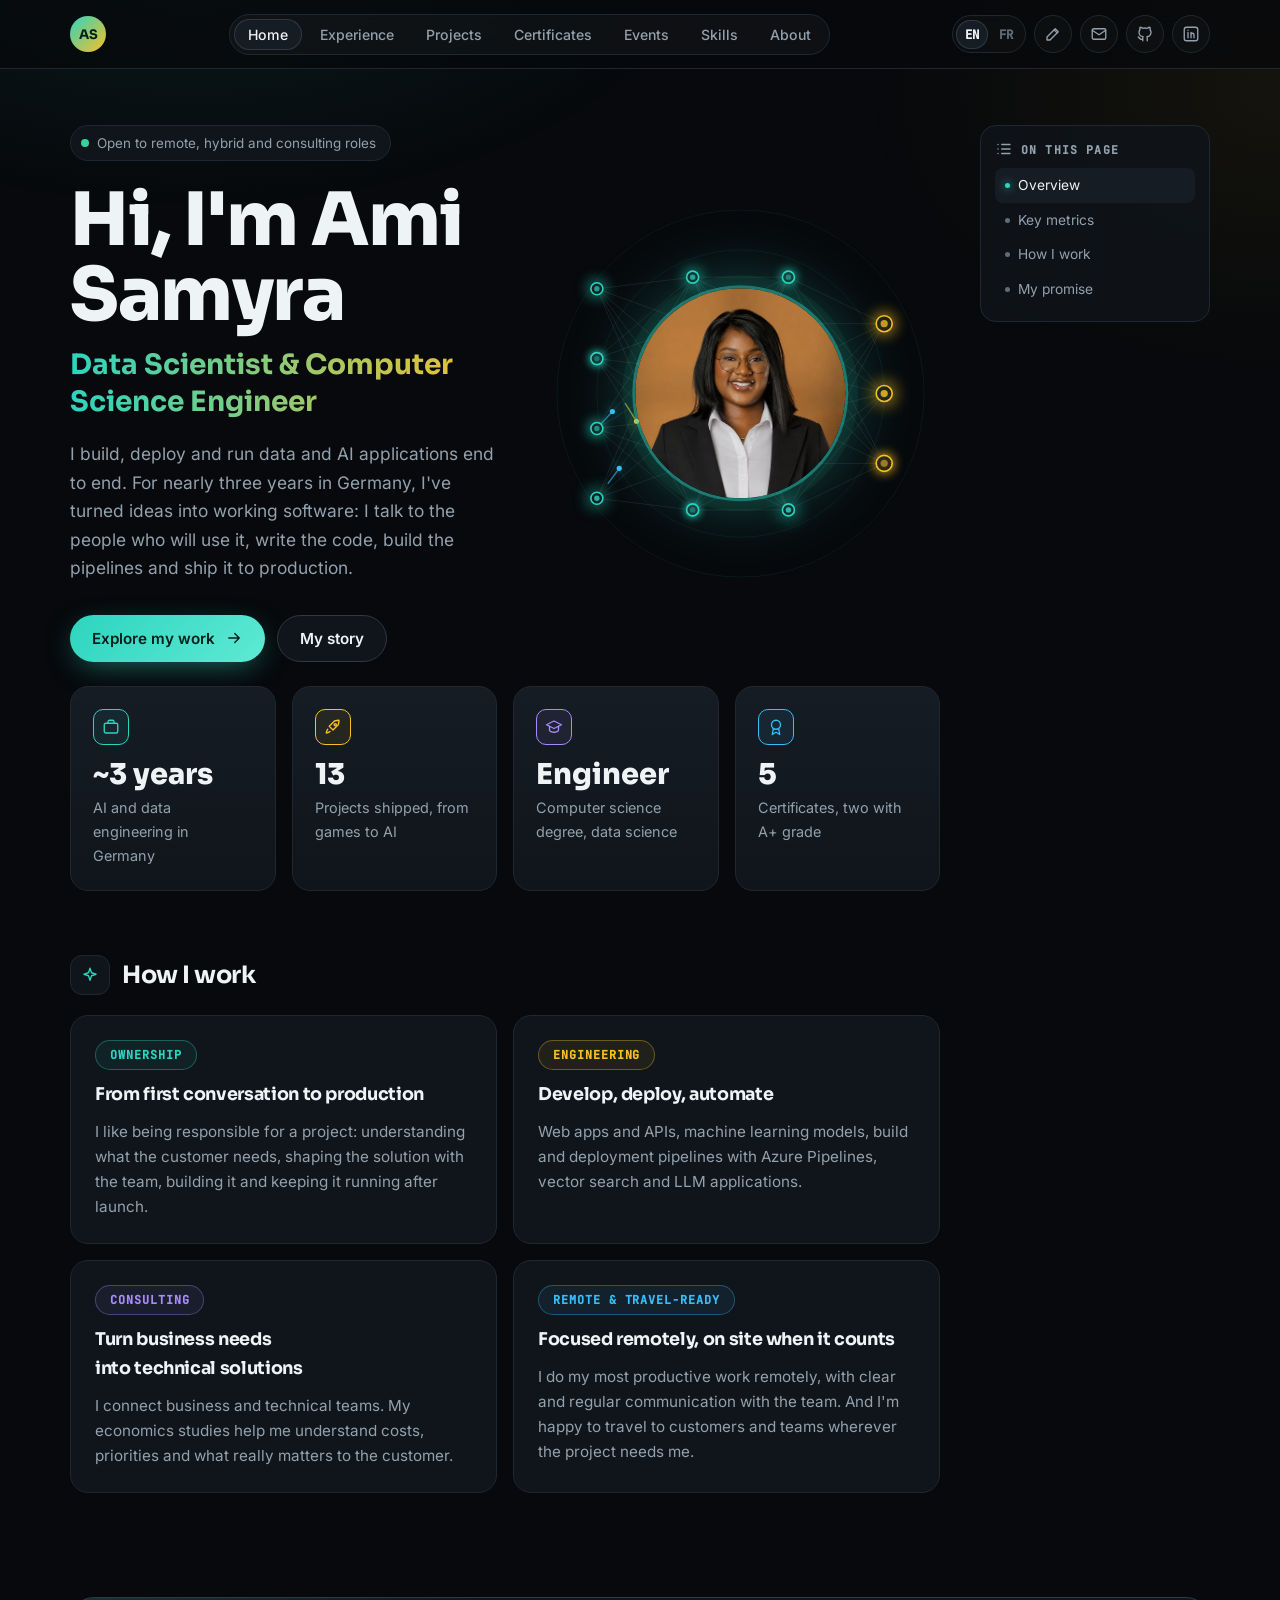
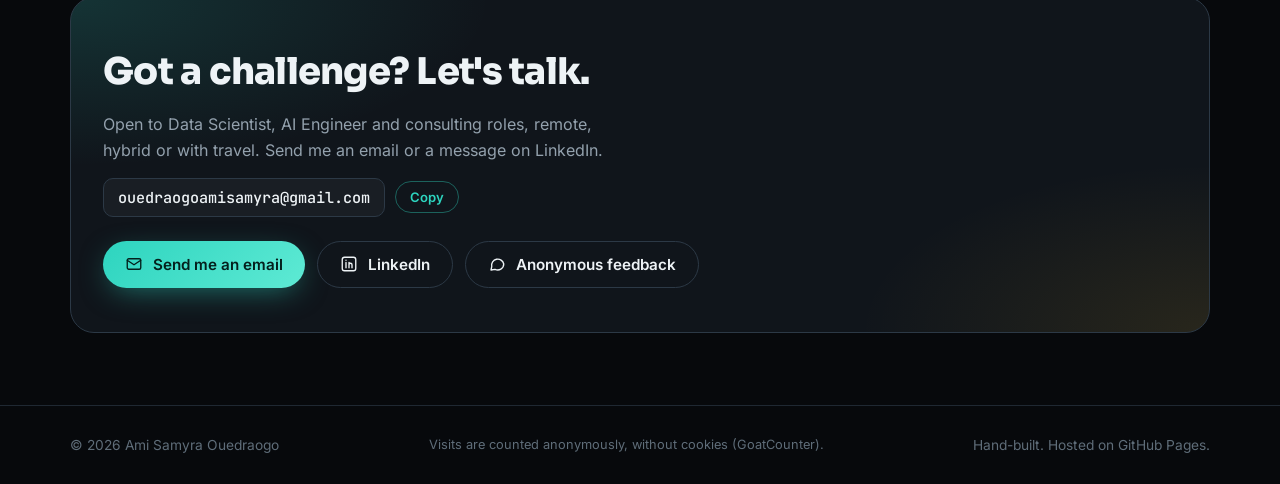
<file: index.html>
<!doctype html>
<!-- Portfolio of Ami Samyra Ouedraogo: CS / AI engineering version (main), served at amisamyra99.github.io/.
     Shares assets/site.css and assets/site.js with the other version; French text sits in data-fr attributes.
     Edit content here; edit look and behaviour in assets/. -->
<html lang="en">
<head>
<meta charset="utf-8">
<meta name="viewport" content="width=device-width, initial-scale=1">
<meta http-equiv="Content-Security-Policy" content="default-src 'self'; script-src 'self' https://gc.zgo.at; connect-src 'self' https://amisamyra.goatcounter.com https://formspree.io; img-src 'self' data: https://amisamyra.goatcounter.com; style-src 'self' 'unsafe-inline'; font-src 'self'; media-src 'self'; object-src 'none'; base-uri 'self'; form-action https://formspree.io">
<meta name="referrer" content="strict-origin-when-cross-origin">
<title>Ami Samyra Ouedraogo · Data Scientist & Engineer</title>
<meta name="description" content="Computer science engineer and data scientist in Germany. I build, deploy and run data and AI applications end to end.">
<meta property="og:title" content="Ami Samyra Ouedraogo · Data Scientist & Engineer">
<meta property="og:description" content="Computer science engineer and data scientist. AI applications, pipelines and deployment, from first customer conversation to production.">
<meta name="theme-color" content="#07090c">
<link rel="stylesheet" href="assets/site.css">
</head>
<body data-title-fr="Ami Samyra Ouedraogo · Data Scientist & Ingénieure" data-desc-fr="Ingénieure en informatique et data scientist en Allemagne. Je conçois, déploie et fais tourner des applications data et IA de bout en bout.">

<svg width="0" height="0" style="position:absolute" aria-hidden="true">
  <symbol id="i-gh" viewBox="0 0 24 24"><path d="M9 19c-4.3 1.4-4.3-2.5-6-3m12 5v-3.5c0-1 .1-1.4-.5-2 2.8-.3 5.5-1.4 5.5-6a4.6 4.6 0 0 0-1.3-3.2 4.2 4.2 0 0 0-.1-3.2s-1.1-.3-3.5 1.3a12.3 12.3 0 0 0-6.2 0C6.5 2.8 5.4 3.1 5.4 3.1a4.2 4.2 0 0 0-.1 3.2A4.6 4.6 0 0 0 4 9.5c0 4.6 2.7 5.7 5.5 6-.6.6-.6 1.2-.5 2V21"/></symbol>
  <symbol id="i-in" viewBox="0 0 24 24"><rect x="3" y="3" width="18" height="18" rx="3"/><path d="M8 10v7M8 7v.01M12 17v-4a2 2 0 0 1 4 0v4M12 10v7"/></symbol>
  <symbol id="i-pen" viewBox="0 0 24 24"><path d="M4 20h4L19 9l-4-4L4 16z"/><path d="M13.5 6.5l4 4"/></symbol>
  <symbol id="i-arrow" viewBox="0 0 24 24"><path d="M5 12h14M13 6l6 6-6 6"/></symbol>
  <symbol id="i-ext" viewBox="0 0 24 24"><path d="M14 4h6v6M20 4l-9 9M18 14v5a1 1 0 0 1-1 1H5a1 1 0 0 1-1-1V7a1 1 0 0 1 1-1h5"/></symbol>
  <symbol id="i-menu" viewBox="0 0 24 24"><path d="M4 7h16M4 12h16M4 17h16"/></symbol>
  <symbol id="i-list" viewBox="0 0 24 24"><path d="M9 6h11M9 12h11M9 18h11M4 6h.01M4 12h.01M4 18h.01"/></symbol>
  <symbol id="i-brain" viewBox="0 0 24 24"><path d="M9 4a3 3 0 0 0-3 3 3 3 0 0 0-2 5 3 3 0 0 0 2 5 3 3 0 0 0 6 1V5a2 2 0 0 0-3-1zM15 4a3 3 0 0 1 3 3 3 3 0 0 1 2 5 3 3 0 0 1-2 5 3 3 0 0 1-6 1"/></symbol>
  <symbol id="i-chart" viewBox="0 0 24 24"><path d="M4 20V4M4 20h16M8 16l4-5 3 3 5-7"/></symbol>
  <symbol id="i-db" viewBox="0 0 24 24"><ellipse cx="12" cy="5" rx="8" ry="3"/><path d="M4 5v14c0 1.7 3.6 3 8 3s8-1.3 8-3V5M4 12c0 1.7 3.6 3 8 3s8-1.3 8-3"/></symbol>
  <symbol id="i-cloud" viewBox="0 0 24 24"><path d="M7 18a5 5 0 0 1-.6-10A6 6 0 0 1 18 9a4.5 4.5 0 0 1-.5 9z"/></symbol>
  <symbol id="i-code" viewBox="0 0 24 24"><path d="M8 7l-5 5 5 5M16 7l5 5-5 5M14 4l-4 16"/></symbol>
  <symbol id="i-bag" viewBox="0 0 24 24"><rect x="3" y="7" width="18" height="13" rx="2"/><path d="M8 7V5a2 2 0 0 1 2-2h4a2 2 0 0 1 2 2v2"/></symbol>
  <symbol id="i-rocket" viewBox="0 0 24 24"><path d="M5 15c-1.5 1.5-2 5-2 5s3.5-.5 5-2M14 4c3-1 6-1 6-1s0 3-1 6l-7 7-5-5z"/><circle cx="15" cy="9" r="1.5"/></symbol>
  <symbol id="i-cap" viewBox="0 0 24 24"><path d="M2 9l10-5 10 5-10 5z"/><path d="M6 11v5c0 1.5 3 3 6 3s6-1.5 6-3v-5"/></symbol>
  <symbol id="i-globe" viewBox="0 0 24 24"><circle cx="12" cy="12" r="9"/><path d="M3 12h18M12 3a14 14 0 0 1 0 18M12 3a14 14 0 0 0 0 18"/></symbol>
  <symbol id="i-scale" viewBox="0 0 24 24"><path d="M12 3v18M5 7h14M5 7l-3 7a3 3 0 0 0 6 0zM19 7l-3 7a3 3 0 0 0 6 0zM8 21h8"/></symbol>
  <symbol id="i-spark" viewBox="0 0 24 24"><path d="M12 3l2 6 6 2-6 2-2 6-2-6-6-2 6-2z"/></symbol>
  <symbol id="i-user" viewBox="0 0 24 24"><circle cx="12" cy="8" r="4"/><path d="M4 21a8 8 0 0 1 16 0"/></symbol>
  <symbol id="i-award" viewBox="0 0 24 24"><circle cx="12" cy="9" r="6"/><path d="M8.5 14L7 22l5-3 5 3-1.5-8"/></symbol>
  <symbol id="i-users" viewBox="0 0 24 24"><circle cx="9" cy="8" r="3.5"/><path d="M2 20a7 7 0 0 1 14 0M16 4.5a3.5 3.5 0 0 1 0 7M18 13.5a7 7 0 0 1 4 6.5"/></symbol>
  <symbol id="i-plane" viewBox="0 0 24 24"><path d="M10 14l-7-3 2-2 9 1 5-5a2 2 0 0 1 3 3l-5 5 1 9-2 2-3-7-3 3v3l-2 1-1-4-4-1 1-2h3z"/></symbol>
  <symbol id="i-flow" viewBox="0 0 24 24"><rect x="3" y="3" width="6" height="6" rx="1.5"/><rect x="15" y="15" width="6" height="6" rx="1.5"/><path d="M6 9v4a2 2 0 0 0 2 2h7"/></symbol>
  <symbol id="i-file" viewBox="0 0 24 24"><path d="M14 3H7a2 2 0 0 0-2 2v14a2 2 0 0 0 2 2h10a2 2 0 0 0 2-2V8z"/><path d="M14 3v5h5M9 13h6M9 17h4"/></symbol>
  <symbol id="i-mic" viewBox="0 0 24 24"><rect x="9" y="3" width="6" height="11" rx="3"/><path d="M5 11a7 7 0 0 0 14 0M12 18v3M8 21h8"/></symbol>
  <symbol id="i-mail" viewBox="0 0 24 24"><rect x="3" y="5" width="18" height="14" rx="2"/><path d="M3 7l9 6 9-6"/></symbol>
  <symbol id="i-chat" viewBox="0 0 24 24"><path d="M21 12a8 8 0 0 1-11.6 7.1L4 20l1-4.6A8 8 0 1 1 21 12z"/></symbol>
  <symbol id="i-check" viewBox="0 0 24 24"><path d="M5 12l5 5L20 7"/></symbol>
</svg>

<header class="top">
  <div class="wrap">
    <a class="brand" href="#home" aria-label="Home"><span class="mono">AS</span><span class="full">Ami Samyra Ouedraogo</span></a>
    <nav class="pills" id="pills" aria-label="Main">
      <a href="#home" data-p="home" data-fr="Accueil">Home</a>
      <a href="#experience" data-p="experience" data-fr="Parcours">Experience</a>
      <a href="#projects" data-p="projects" data-fr="Projets">Projects</a>
      <a href="#certificates" data-p="certificates" data-fr="Certificats">Certificates</a>
      <a href="#events" data-p="events" data-fr="Événements">Events</a>
      <a href="#skills" data-p="skills" data-fr="Compétences">Skills</a>
      <a href="#about" data-p="about" data-fr="À propos">About</a>
    </nav>
    <div class="socials">
      <button class="lang" id="lang" type="button" aria-label="Switch language / Changer de langue"><span data-l="en" class="on">EN</span><span data-l="fr">FR</span></button>
      <a class="ibtn hide-sm" href="https://medium.com/@IamAmi" target="_blank" rel="noopener noreferrer" aria-label="Medium blog"><svg class="i"><use href="#i-pen"/></svg></a>
      <a class="ibtn hide-sm" href="mailto:ouedraogoamisamyra@gmail.com" aria-label="Email"><svg class="i"><use href="#i-mail"/></svg></a>
      <a class="ibtn" href="https://github.com/amisamyra99" target="_blank" rel="noopener noreferrer" aria-label="GitHub"><svg class="i"><use href="#i-gh"/></svg></a>
      <a class="ibtn" href="https://www.linkedin.com/in/ouedraogo-ami-samyra/" target="_blank" rel="noopener noreferrer" aria-label="LinkedIn"><svg class="i"><use href="#i-in"/></svg></a>
      <button class="ibtn menu" id="menu" type="button" aria-label="Open menu" aria-expanded="false"><svg class="i"><use href="#i-menu"/></svg></button>
    </div>
  </div>
</header>

<main class="wrap">

<!-- ================= HOME ================= -->
<section class="page" id="p-home">
  <div class="layout">
    <div>
      <div class="hero sec" id="home-overview">
        <div>
          <div class="status"><span class="dot"></span><span data-fr="Ouverte aux postes en remote, hybride et en conseil">Open to remote, hybrid and consulting roles</span></div>
          <h1 data-fr="Bonjour, je suis Ami Samyra">Hi, I'm Ami Samyra</h1>
          <p class="role" data-fr="Data Scientist &amp; Ingénieure en informatique">Data Scientist &amp; Computer Science Engineer</p>
          <p class="lede" data-fr="Je conçois, déploie et fais tourner des applications data et IA de bout en bout. Depuis près de trois ans en Allemagne, je transforme des idées en logiciels qui fonctionnent : je parle aux personnes qui vont les utiliser, j'écris le code, je construis les pipelines et je mets en production.">I build, deploy and run data and AI applications end to end. For nearly three years in Germany, I've turned ideas into working software: I talk to the people who will use it, write the code, build the pipelines and ship it to production.</p>
          <div class="btns">
            <a class="btn primary" href="#projects"><span data-fr="Voir mes projets">Explore my work</span> <svg class="i"><use href="#i-arrow"/></svg></a>
            <a class="btn" href="#about"><span data-fr="Mon histoire">My story</span></a>
          </div>
        </div>
        <div class="viz"><div class="glow" aria-hidden="true"></div><canvas id="net" aria-hidden="true"></canvas><img class="portrait" src="assets/img/me/portrait.jpg" alt="Portrait of Ami Samyra Ouedraogo" width="900" height="1003"></div>
      </div>

      <div class="sec" id="home-metrics" style="margin-top:24px">
        <div class="metrics">
          <div class="metric"><div class="mi b-teal"><svg class="i"><use href="#i-bag"/></svg></div><b data-fr="~3 ans">~3 years</b><span data-fr="IA et data en entreprise, en Allemagne">AI and data engineering in Germany</span></div>
          <div class="metric"><div class="mi b-amber"><svg class="i"><use href="#i-rocket"/></svg></div><b>13</b><span data-fr="Projets livrés, du jeu vidéo à l'IA">Projects shipped, from games to AI</span></div>
          <div class="metric"><div class="mi b-violet"><svg class="i"><use href="#i-cap"/></svg></div><b data-fr="Ingénieure">Engineer</b><span data-fr="Diplôme d'ingénieur informatique, data science">Computer science degree, data science</span></div>
          <div class="metric"><div class="mi b-sky"><svg class="i"><use href="#i-award"/></svg></div><b>5</b><span data-fr="Certificats, dont deux avec la mention A+">Certificates, two with A+ grade</span></div>
        </div>
      </div>

      <div class="sec block" id="home-how">
        <h2 class="stitle"><span class="sico" style="color:var(--teal)"><svg class="i"><use href="#i-spark"/></svg></span><span data-fr="Ma façon de travailler">How I work</span></h2>
        <div class="focus">
          <div class="fcard"><span class="badge b-teal" data-fr="Responsabilité">Ownership</span><h3 data-fr="De la première discussion à la production">From first conversation to production</h3><p data-fr="J'aime être responsable d'un projet : comprendre le besoin du client, définir la solution avec l'équipe, la construire et la faire vivre après la mise en production.">I like being responsible for a project: understanding what the customer needs, shaping the solution with the team, building it and keeping it running after launch.</p></div>
          <div class="fcard"><span class="badge b-amber" data-fr="Développement">Engineering</span><h3 data-fr="Développer, déployer, automatiser">Develop, deploy, automate</h3><p data-fr="Applications web et API, modèles de machine learning, pipelines de build et de déploiement avec Azure Pipelines, recherche vectorielle et applications LLM.">Web apps and APIs, machine learning models, build and deployment pipelines with Azure Pipelines, vector search and LLM applications.</p></div>
          <div class="fcard"><span class="badge b-violet" data-fr="Conseil">Consulting</span><h3 data-fr="Traduire un besoin métier en solution technique">Turn business needs into technical solutions</h3><p data-fr="Je fais le lien entre les équipes métier et techniques. Ma formation en économie m'aide à comprendre les coûts, les priorités et ce qui compte vraiment pour le client.">I connect business and technical teams. My economics studies help me understand costs, priorities and what really matters to the customer.</p></div>
          <div class="fcard"><span class="badge b-sky" data-fr="Remote et mobilité">Remote &amp; travel-ready</span><h3 data-fr="Concentrée à distance, présente quand il faut">Focused remotely, on site when it counts</h3><p data-fr="Je suis plus productive en remote, avec une communication claire et régulière avec l'équipe. Et je me déplace volontiers chez les clients et les équipes, partout où le projet l'exige.">I do my most productive work remotely, with clear and regular communication with the team. And I'm happy to travel to customers and teams wherever the project needs me.</p></div>
        </div>
      </div>

      <!--<div class="sec block" id="home-promise">
        <div class="pledge">
          <h2 data-fr="Je ne coche peut-être pas 100 % des cases de votre offre.">I may not tick 100% of the boxes on your job description.</h2>
          <div>
            <p data-fr="Mais j'apprends vite, je prends mes responsabilités et, quand le travail a du sens et que je me sens respectée, je m'engage complètement. Si vous cherchez quelqu'un dans qui investir, quelqu'un qui va se donner pour votre entreprise, vous avez trouvé votre candidate.">But I learn fast, I take ownership, and when the work matters and I feel respected, I commit completely. If you're looking for someone to invest in, someone who will give herself to your company, you've found your candidate.</p>
            <p data-fr="<strong style='color:var(--fg)'>Donnez-moi un vrai défi. Je trouverai le chemin pour le relever, et vous ne serez pas déçus.</strong>"><strong style="color:var(--fg)">Give me a real challenge. I'll find a way through it, and you won't be disappointed.</strong></p>
          </div>
        </div>
      </div>-->
    </div>
    <aside class="toc" data-for="home"><h4><svg class="i"><use href="#i-list"/></svg><span data-fr="Sur cette page">On this page</span></h4>
      <a href="#home-overview" data-fr="Aperçu">Overview</a><a href="#home-metrics" data-fr="Chiffres clés">Key metrics</a><a href="#home-how" data-fr="Ma façon de travailler">How I work</a><a href="#home-promise" data-fr="Mon engagement">My promise</a></aside>
  </div>
</section>

<!-- ================= EXPERIENCE ================= -->
<section class="page" id="p-experience">
  <div class="ph"><span class="badge b-amber"><svg class="i"><use href="#i-bag"/></svg><span data-fr="Parcours">Experience</span></span>
    <h1 data-fr="Expérience &amp; formation">Experience &amp; Education</h1>
    <p data-fr="Trois ans d'IA et de data en entreprise en Allemagne, un stage de recherche en machine learning, et une formation d'ingénieure complétée par l'économie.">Three years of industry AI and data work in Germany, a machine learning research internship, and an engineering education completed by economics.</p></div>
  <div class="layout">
    <div class="tl">
      <p class="tlabel" data-fr="Expérience professionnelle">Work experience</p>
      <article class="xcard sec" id="x-intershop">
        <div class="xh"><h3><span data-fr="Ingénierie IA"> AI Engineering</span> <span class="org">· Intershop Communications AG</span></h3><span class="when" data-fr="Nov. 2023 – Sept. 2026">Nov 2023 – Sep 2026</span></div>
        <p class="where" data-fr="Allemagne · équipe Product Lifecycle, puis DevOps, Produit et IA">Germany · Product Lifecycle team, then DevOps, Product &amp; AI</p>
        <ul>
          <li data-fr="Développement de <strong>DocuBot</strong>, un chatbot RAG basé sur LangChain, intégré à Microsoft Teams puis migré vers la plateforme interne d'agents IA">Built <strong>DocuBot</strong>, a RAG chatbot on LangChain, integrated into Microsoft Teams and later migrated to the company's internal AI agent platform</li>
          <li data-fr="Contribution clé aux chatbots des boutiques en ligne (Intershop Agent Builders) et au chatbot du site de l'entreprise">Key contributor to chatbots for online stores (Intershop Agent Builders) and to the company website chatbot</li>
          <li data-fr="Pipeline d'indexation automatisé hebdomadaire pour la base de connaissances, intégration d'Azure Search et conception des structures de données avec le Support, le Marketing et l'Engineering">Built an automated weekly indexing pipeline for the knowledge base, integrated Azure Search and designed data structures with Support, Marketing and Engineering</li>
          <li data-fr="Préparation des données produit et PDF pour des démonstrations client d'agents IA e-commerce">Prepared product data and PDFs for customer demos of e-commerce AI agents</li>
          <li data-fr="Validation de la qualité des réponses lors des changements de LLM, tests de performance et de charge (Apache JMeter, InfluxDB, Grafana)">Validated answer quality when switching LLMs; ran performance and load tests (Apache JMeter, InfluxDB, Grafana)</li>
          <li data-fr="Automatisation de processus internes avec n8n, analyse de KPI et rapports d'évaluation technique">Automated internal processes with n8n; analysed KPIs and wrote technical evaluation reports</li>
        </ul>
        <p class="xquote" data-fr="« Dès le début, Mme Ouedraogo a fait preuve d'une capacité exceptionnelle à comprendre rapidement de nouveaux sujets. »<span>Lettre de référence, Intershop</span>">"From the very beginning, Ms. Ouedraogo demonstrated an exceptionally quick grasp of new topics."<span>Reference letter, Intershop</span></p>
        <div class="chips"><span class="chip">LangChain</span><span class="chip">RAG</span><span class="chip">Azure Search</span><span class="chip">Microsoft Teams</span><span class="chip">n8n</span><span class="chip">JMeter · Grafana</span></div>
      </article>
      <article class="xcard sec" id="x-elevait">
        <div class="xh"><h3><span data-fr="Stagiaire Machine Learning">Machine Learning Intern</span> <span class="org">· elevait GmbH &amp; Co. KG</span></h3><span class="when" data-fr="Oct. 2022 – Mars 2023">Oct 2022 – Mar 2023</span></div>
        <p class="where" data-fr="Dresde, Allemagne · équipe Machine Learning · 6 mois">Dresden, Germany · Machine Learning team · 6 months</p>
        <p data-fr="Projet « elevait in:docs » : extraire des informations de documents dont la mise en page est connue mais pas totalement fixe.">"elevait in:docs" project: extracting information from documents whose layouts are known but not fully fixed.</p>
        <ul>
          <li data-fr="Réduction de l'effort nécessaire pour ajouter une nouvelle mise en page à l'extraction, à partir d'un seul exemple">Reduced the effort to add a new layout to the extraction pipeline, from a single example</li>
          <li data-fr="Recherche et sélection des approches et des jeux de données de recherche, puis constitution d'un jeu de données à partir de données client réelles">Researched and selected approaches and research datasets, then curated a dataset from real customer data</li>
          <li data-fr="Implémentation et comparaison des approches : OCR ABBYY, graphes de mise en page avec NetworkX, étiquetage morphologique">Implemented and compared approaches: ABBYY OCR, layout graphs with NetworkX, morphological tagging</li>
        </ul>
        <p class="xquote" data-fr="« Elle a toujours obtenu des résultats supérieurs à la moyenne. »<span>Certificat de travail, elevait (traduit de l'allemand)</span>">"She consistently achieved above-average results."<span>Employment reference, elevait (translated from German)</span></p>
        <div class="chips"><span class="chip">Python</span><span class="chip">ABBYY OCR</span><span class="chip">NetworkX</span><span class="chip">Document AI</span><span class="chip">Scrum</span></div>
      </article>
      <article class="xcard past sec" id="x-early">
        <div class="xh"><h3><span data-fr="Stages d'été">Summer internships</span> <span class="org">· Simac &amp; Glia</span></h3><span class="when" data-fr="Juil. – Août 2019">Jul – Aug 2019</span></div>
        <p class="where">Tunis</p>
        <ul>
          <li data-fr="<strong>Simac</strong> : gestion de la messagerie du site web de l'entreprise (HTML, CSS, JavaScript)"><strong>Simac</strong>: built the messaging management for the company website (HTML, CSS, JavaScript)</li>
          <li data-fr="<strong>Glia</strong> : fabrication d'un stéthoscope en impression 3D pour un projet de matériel médical open source (Prusa, PrusaSlicer)"><strong>Glia</strong>: built a 3D-printed stethoscope for an open-source medical hardware project (Prusa, PrusaSlicer)</li>
        </ul>
      </article>

      <p class="tlabel" data-fr="Formation">Education</p>
      <article class="xcard edu sec" id="x-esprit">
        <div class="xh"><h3><span data-fr="Diplôme National d'Ingénieur en informatique">National Engineering Diploma, Computer Science</span> <span class="org">· ESPRIT</span></h3><span class="when" data-fr="Juin 2023">Jun 2023</span></div>
        <p class="where" data-fr="Tunis, Tunisie · spécialité Data Science · accréditation européenne EUR-ACE">Tunis, Tunisia · Data Science track · EUR-ACE accredited</p>
        <p data-fr="Cycle d'ingénieur avec spécialisation en data science : génie logiciel, bases de données, machine learning et deep learning, avec de nombreux projets en équipe de 5 à 6 personnes.">Engineering programme specialised in data science: software engineering, databases, machine learning and deep learning, with many team projects of 5–6 people.</p>
      </article>
      <article class="xcard edu past sec" id="x-bac">
        <div class="xh"><h3><span data-fr="Baccalauréat, série D (mathématiques et sciences)">Baccalaureate, Series D (Mathematics &amp; Sciences)</span></h3><span class="when">2017</span></div>
        <p class="where" data-fr="Ouagadougou, Burkina Faso · mention Bien">Ouagadougou, Burkina Faso · with honours (mention Bien)</p>
      </article>
      <article class="xcard edu sec" id="x-hsm">
        <div class="xh"><h3><span data-fr="Licence (B.A.) International Business &amp; Economics">B.A. International Business &amp; Economics</span> <span class="org">· Hochschule Schmalkalden</span></h3><span class="when" data-fr="Dernière année">Final year</span></div>
        <p class="where" data-fr="Allemagne · mémoire prévu de janv. à mars 2027">Germany · thesis planned Jan – Mar 2027</p>
        <p data-fr="Les circonstances m'ont amenée à étudier l'économie, et j'ai appris à l'aimer. Mon mémoire portera sur la façon dont la digitalisation et les paiements transfrontaliers peuvent aider les PME à commercer au sein de la Zone de libre-échange continentale africaine (ZLECAf).">Circumstances led me to study economics, and I learned to love it. My thesis will look at how digitalisation and cross-border payments can help small businesses trade within the African Continental Free Trade Area (AfCFTA).</p>
      </article>
    </div>
    <aside class="toc" data-for="experience"><h4><svg class="i"><use href="#i-list"/></svg><span data-fr="Sur cette page">On this page</span></h4>
      <a href="#x-intershop">Intershop</a><a href="#x-elevait">Elevait</a><a href="#x-early" data-fr="Stages 2019">2019 internships</a><a href="#x-esprit" data-fr="ESPRIT (ingénieur)">ESPRIT (engineering)</a><a href="#x-hsm" data-fr="Schmalkalden (économie)">Schmalkalden (economics)</a><a href="#x-bac" data-fr="Baccalauréat">Baccalaureate</a></aside>
  </div>
</section>

<!-- ================= PROJECTS ================= -->
<section class="page" id="p-projects">
  <div class="ph"><span class="badge b-teal"><svg class="i"><use href="#i-rocket"/></svg><span data-fr="Projets">Projects</span></span>
    <h1 data-fr="Projets &amp; Portfolio">Projects &amp; Portfolio</h1>
    <p data-fr="Du jeu vidéo en C aux assistants RAG : 13 projets, seule ou en équipe, qui montrent comment je conçois, développe et livre.">From a video game in C to RAG assistants: 13 projects, solo and in teams, that show how I design, build and deliver.</p></div>
  <div class="filters" role="group" aria-label="Filter projects">
    <button type="button" class="on" data-f="all" data-fr="Tous">All</button>
    <button type="button" data-f="ai" data-fr="IA &amp; ML">AI &amp; ML</button>
    <button type="button" data-f="data" data-fr="Data &amp; analyse">Data &amp; analytics</button>
    <button type="button" data-f="software" data-fr="Génie logiciel">Software engineering</button>
  </div>
  <div class="layout">
    <div class="grid">

      <article class="pcard sec" id="pr-docubot" data-k="ai software">
        <div class="thumb"><svg viewBox="0 0 400 120" preserveAspectRatio="none"><rect width="400" height="120" fill="#0d1420"/><g fill="none" stroke="#38bdf8" stroke-opacity=".6"><rect x="24" y="22" width="70" height="80" rx="6"/><path d="M36 40h46M36 54h46M36 68h30"/></g><path d="M100 62h40" stroke="#93a1ad" stroke-dasharray="3 4"/><g fill="#2dd4bf"><circle cx="160" cy="40" r="5"/><circle cx="182" cy="62" r="5"/><circle cx="160" cy="84" r="5"/><circle cx="204" cy="44" r="5"/><circle cx="204" cy="80" r="5"/></g><path d="M220 62h30" stroke="#93a1ad" stroke-dasharray="3 4"/><rect x="262" y="26" width="116" height="26" rx="13" fill="#a78bfa" opacity=".85"/><rect x="262" y="68" width="96" height="26" rx="13" fill="#fbbf24" opacity=".85"/></svg></div>
        <div class="ptop"><span class="kind" data-fr="RAG · Intershop">RAG · Intershop</span><span class="pmeta">LangChain · Azure</span></div>
        <h3 data-fr="DocuBot, assistant RAG pour la documentation">DocuBot, a RAG assistant for documentation</h3>
        <p data-fr="Un chatbot qui répond aux questions à partir de la documentation de l'entreprise. Basé sur LangChain, intégré à Microsoft Teams, alimenté par un pipeline d'indexation hebdomadaire et Azure Search, puis migré vers la plateforme interne d'agents IA.">A chatbot that answers questions from company documentation. Built on LangChain, integrated into Microsoft Teams, fed by a weekly indexing pipeline and Azure Search, then migrated to the internal AI agent platform.</p>
        <div class="chips"><span class="chip">LangChain</span><span class="chip">RAG</span><span class="chip">Azure Search</span><span class="chip">Microsoft Teams</span></div>
        <div class="plinks"><span class="muted" data-fr="Projet d'entreprise · code confidentiel">Company project · code confidential</span></div>
      </article>

      <article class="pcard sec" id="pr-docai" data-k="ai">
        <div class="thumb"><svg viewBox="0 0 400 120" preserveAspectRatio="none"><rect width="400" height="120" fill="#0f1420"/><g fill="none" stroke="#93a1ad" stroke-opacity=".5"><rect x="30" y="14" width="90" height="92" rx="4"/><rect x="155" y="14" width="90" height="92" rx="4"/></g><g fill="#38bdf8" opacity=".7"><rect x="40" y="24" width="50" height="8" rx="2"/><rect x="40" y="40" width="70" height="5" rx="2"/><rect x="40" y="52" width="70" height="5" rx="2"/><rect x="40" y="70" width="70" height="26" rx="2" opacity=".5"/></g><g fill="#fbbf24"><rect x="165" y="24" width="50" height="8" rx="2"/><rect x="165" y="70" width="70" height="26" rx="2" opacity=".6"/></g><g stroke="#2dd4bf" stroke-width="2"><line x1="280" y1="40" x2="330" y2="25"/><line x1="280" y1="40" x2="330" y2="60"/><line x1="330" y1="60" x2="370" y2="90"/><line x1="330" y1="25" x2="370" y2="45"/></g><g fill="#2dd4bf"><circle cx="280" cy="40" r="6"/><circle cx="330" cy="25" r="6"/><circle cx="330" cy="60" r="6"/><circle cx="370" cy="90" r="6"/><circle cx="370" cy="45" r="6"/></g></svg></div>
        <div class="ptop"><span class="kind" data-fr="IA documentaire · Stage">Document AI · Internship</span><span class="pmeta">Python · ABBYY</span></div>
        <h3 data-fr="Analyse des mises en page récurrentes">Recurring document layout analysis</h3>
        <p data-fr="Chez Elevait : repérer les mises en page qui reviennent dans les documents d'entreprise pour que l'extraction d'informations devienne plus fiable et plus rapide. OCR configuré pour des entités précises, structure des documents modélisée en graphes.">At Elevait: detecting layouts that repeat across business documents, so information extraction becomes more reliable and faster. OCR configured for specific entities, document structure modelled as graphs.</p>
        <div class="chips"><span class="chip">ABBYY OCR</span><span class="chip">NetworkX</span><span class="chip" data-fr="Extraction d'informations">Information extraction</span></div>
        <div class="plinks"><span class="muted" data-fr="Projet d'entreprise · code confidentiel">Company project · code confidential</span></div>
      </article>

      <article class="pcard sec" id="pr-churn" data-k="ai software">
        <div class="thumb"><svg viewBox="0 0 400 120" preserveAspectRatio="none"><rect width="400" height="120" fill="#0d1a1a"/><g fill="#2dd4bf"><rect x="30" y="60" width="26" height="50" rx="4" opacity=".5"/><rect x="70" y="45" width="26" height="65" rx="4" opacity=".6"/><rect x="110" y="70" width="26" height="40" rx="4" opacity=".5"/><rect x="150" y="30" width="26" height="80" rx="4" opacity=".8"/></g><g fill="#fb7185"><rect x="190" y="80" width="26" height="30" rx="4" opacity=".7"/><rect x="230" y="55" width="26" height="55" rx="4" opacity=".9"/></g><path d="M270 90 C300 40, 330 70, 370 25" stroke="#fbbf24" stroke-width="3" fill="none"/><circle cx="370" cy="25" r="5" fill="#fbbf24"/></svg></div>
        <div class="ptop"><span class="kind" data-fr="ML de bout en bout · Télécoms">End-to-end ML · Telecom</span><span class="pmeta">Python · Django</span></div>
        <h3 data-fr="Application de prédiction du churn">Customer churn prediction app</h3>
        <p data-fr="Un modèle qui repère les clients susceptibles de résilier, intégré dans une application web Django : un utilisateur non technique saisit un profil et obtient une prédiction immédiate.">A model that flags customers likely to cancel, built into a Django web app: a non-technical user enters a profile and gets an instant prediction.</p>
        <div class="chips"><span class="chip">scikit-learn</span><span class="chip">pandas</span><span class="chip">Django</span></div>
        <div class="plinks"><a href="https://github.com/amisamyra99/telcochurndjangoproject" target="_blank" rel="noopener noreferrer"><svg class="i"><use href="#i-gh"/></svg>Code</a></div>
      </article>

      <article class="pcard sec" id="pr-milvus" data-k="ai software">
        <div class="thumb"><svg viewBox="0 0 400 120" preserveAspectRatio="none"><rect width="400" height="120" fill="#0b1620"/><g fill="#38bdf8" opacity=".35"><circle cx="80" cy="40" r="4"/><circle cx="120" cy="80" r="4"/><circle cx="170" cy="30" r="4"/><circle cx="300" cy="90" r="4"/><circle cx="340" cy="35" r="4"/><circle cx="60" cy="95" r="4"/><circle cx="360" cy="70" r="4"/></g><circle cx="220" cy="60" r="38" fill="none" stroke="#38bdf8" stroke-dasharray="4 5"/><g fill="#38bdf8"><circle cx="200" cy="48" r="6"/><circle cx="238" cy="72" r="6"/><circle cx="232" cy="44" r="6"/></g><circle cx="220" cy="60" r="7" fill="#fbbf24"/></svg></div>
        <div class="ptop"><span class="kind" data-fr="Ingénierie IA · Recherche vectorielle">AI engineering · Vector search</span><span class="pmeta">Python · Milvus</span></div>
        <h3 data-fr="API de recherche d'images inversée">Reverse image search API</h3>
        <p data-fr="Envoyez une image, récupérez les plus similaires. Les images deviennent des embeddings indexés dans Milvus, derrière une API Python organisée en couches de routage et de service.">Upload an image, get the most similar ones back. Images become embeddings indexed in Milvus, behind a Python API organised in routing and service layers.</p>
        <div class="chips"><span class="chip">Milvus</span><span class="chip">Embeddings</span><span class="chip">REST API</span></div>
        <div class="plinks"><a href="https://github.com/amisamyra99/Reverse-image-search-milvus" target="_blank" rel="noopener noreferrer"><svg class="i"><use href="#i-gh"/></svg>Code</a></div>
      </article>

      <article class="pcard sec" id="pr-chatbot" data-k="ai software">
        <div class="thumb"><svg viewBox="0 0 400 120" preserveAspectRatio="none"><rect width="400" height="120" fill="#1a140a"/><rect x="40" y="22" width="170" height="30" rx="15" fill="#fbbf24" opacity=".85"/><rect x="190" y="66" width="170" height="30" rx="15" fill="#2dd4bf" opacity=".85"/><g fill="#1a140a"><circle cx="70" cy="37" r="3"/><circle cx="82" cy="37" r="3"/><circle cx="94" cy="37" r="3"/></g></svg></div>
        <div class="ptop"><span class="kind" data-fr="LLM · IA conversationnelle">LLM · Conversational AI</span><span class="pmeta">Flowise · JavaScript</span></div>
        <h3 data-fr="Chatbot LLM intégrable">Embeddable LLM chatbot</h3>
        <p data-fr="Un assistant IA conçu dans Flowise et intégré à n'importe quel site web grâce à un petit widget JavaScript hébergé sur GitHub Pages.">An AI assistant designed in Flowise and embedded in any website through a small JavaScript widget hosted on GitHub Pages.</p>
        <div class="chips"><span class="chip">Flowise</span><span class="chip">LLMs</span><span class="chip">Agents</span><span class="chip">JavaScript</span></div>
        <div class="plinks"><a href="https://github.com/amisamyra99/chatbot-flowise-js-hosting" target="_blank" rel="noopener noreferrer"><svg class="i"><use href="#i-gh"/></svg>Code</a></div>
      </article>

      <article class="pcard sec" id="pr-patient" data-k="ai">
        <div class="thumb"><svg viewBox="0 0 400 120" preserveAspectRatio="none"><rect width="400" height="120" fill="#120f1f"/><g stroke="#a78bfa" stroke-opacity=".35"><line x1="60" y1="25" x2="160" y2="40"/><line x1="60" y1="25" x2="160" y2="80"/><line x1="60" y1="60" x2="160" y2="40"/><line x1="60" y1="60" x2="160" y2="80"/><line x1="60" y1="95" x2="160" y2="40"/><line x1="60" y1="95" x2="160" y2="80"/><line x1="160" y1="40" x2="260" y2="60"/><line x1="160" y1="80" x2="260" y2="60"/></g><g fill="#a78bfa"><circle cx="60" cy="25" r="7"/><circle cx="60" cy="60" r="7"/><circle cx="60" cy="95" r="7"/><circle cx="160" cy="40" r="7"/><circle cx="160" cy="80" r="7"/></g><circle cx="260" cy="60" r="9" fill="#2dd4bf"/><path d="M290 60h20l8-18 12 36 8-18h40" stroke="#fb7185" stroke-width="3" fill="none"/></svg></div>
        <div class="ptop"><span class="kind" data-fr="Deep learning · Santé">Deep learning · Healthcare</span><span class="pmeta">PyTorch · TensorFlow</span></div>
        <h3 data-fr="Classification de la prise en charge des patients">Patient care classification</h3>
        <p data-fr="Des résultats d'analyses hospitalières prédisent si un patient doit être hospitalisé ou suivi en ambulatoire. Construit avec TensorFlow, reconstruit avec PyTorch, puis comparé dans un rapport.">Hospital lab results predict whether a patient needs in-care or out-care treatment. Built in TensorFlow, rebuilt in PyTorch, then compared in a report.</p>
        <div class="chips"><span class="chip">PyTorch</span><span class="chip">TensorFlow</span><span class="chip">Keras</span></div>
        <div class="plinks"><a href="https://github.com/amisamyra99/Deeplearning_patient_classification" target="_blank" rel="noopener noreferrer"><svg class="i"><use href="#i-gh"/></svg>Code</a></div>
      </article>

      <article class="pcard sec" id="pr-fintech" data-k="ai data">
        <div class="thumb photo"><img src="assets/img/projects/fintech.png" alt="Intelfin landing page" loading="lazy"></div>
        <div class="ptop"><span class="kind" data-fr="FinTech · Projet d'équipe">FinTech · Team project</span><span class="pmeta">ML · OCR · BI</span></div>
        <h3 data-fr="Intelfin : états financiers et risque de crédit">Intelfin: financial statements &amp; credit risk</h3>
        <p data-fr="Une application qui automatise la saisie des états financiers d'une entreprise, évalue sa solvabilité et la classe comme vulnérable ou non, avec des tableaux de bord pour accélérer l'octroi de crédit.">An app that automates data entry from a company's financial statements, scores its solvency and classifies it as vulnerable or not, with dashboards that speed up loan decisions.</p>
        <div class="chips"><span class="chip">Credit scoring</span><span class="chip">OCR</span><span class="chip" data-fr="Tableaux de bord">Dashboards</span></div>
        <div class="plinks"><a href="https://github.com/Manel-Fares/Financial-statement-recognition-and-credit-risk-management" target="_blank" rel="noopener noreferrer"><svg class="i"><use href="#i-gh"/></svg><span data-fr="Dépôt de l'équipe">Team repository</span></a></div>
      </article>

      <article class="pcard sec" id="pr-flights" data-k="data">
        <div class="thumb"><svg viewBox="0 0 400 120" preserveAspectRatio="none"><rect width="400" height="120" fill="#0f1416"/><path d="M20 100 Q 120 20 200 60 T 380 30" stroke="#93a1ad" stroke-dasharray="3 6" fill="none" stroke-width="2"/><path d="M196 52l14 8-14 8 3-8z" fill="#fbbf24"/><g fill="#2dd4bf"><rect x="40" y="95" width="16" height="15" rx="3"/><rect x="62" y="85" width="16" height="25" rx="3"/><rect x="84" y="90" width="16" height="20" rx="3"/></g><g fill="#fb7185"><rect x="300" y="80" width="16" height="30" rx="3"/><rect x="322" y="70" width="16" height="40" rx="3"/><rect x="344" y="88" width="16" height="22" rx="3"/></g></svg></div>
        <div class="ptop"><span class="kind" data-fr="Analyse exploratoire · Aviation">Exploratory analysis · Aviation</span><span class="pmeta">pandas · Seaborn</span></div>
        <h3 data-fr="Qu'est-ce qui retarde les vols aux États-Unis ?">What delays US flights?</h3>
        <p data-fr="Tous les vols commerciaux américains de 2007, issus d'un jeu de données de 120 millions de lignes : retards selon la compagnie, l'aéroport, l'heure et la saison.">Every commercial US flight in 2007, from a 120-million-row dataset: delays by carrier, airport, time of day and season.</p>
        <div class="chips"><span class="chip">pandas</span><span class="chip">Matplotlib</span><span class="chip">Seaborn</span></div>
        <div class="plinks"><a href="https://github.com/amisamyra99/flightUsa_Analysis" target="_blank" rel="noopener noreferrer"><svg class="i"><use href="#i-gh"/></svg>Code</a></div>
      </article>

      <article class="pcard sec" id="pr-airbnb" data-k="data software">
        <div class="thumb"><svg viewBox="0 0 400 120" preserveAspectRatio="none"><rect width="400" height="120" fill="#0e1612"/><g stroke="#1f3a30" stroke-width="2" fill="none"><path d="M0 40h400M0 80h400M100 0v120M200 0v120M300 0v120"/><path d="M40 0 C 120 60, 260 30, 400 110" stroke="#2a5a4a" stroke-width="6"/></g><g fill="#fb7185"><circle cx="130" cy="50" r="6"/><circle cx="220" cy="70" r="6"/><circle cx="260" cy="40" r="6"/></g><g fill="#fbbf24"><circle cx="170" cy="85" r="6"/><circle cx="320" cy="60" r="6"/></g><g fill="#2dd4bf"><circle cx="80" cy="30" r="6"/><circle cx="350" cy="95" r="6"/></g></svg></div>
        <div class="ptop"><span class="kind" data-fr="Application data · Immobilier">Data app · Real estate</span><span class="pmeta">Streamlit · Plotly</span></div>
        <h3 data-fr="Explorateur Airbnb d'Amsterdam">Amsterdam Airbnb explorer</h3>
        <p data-fr="Une application Streamlit interactive pour explorer les annonces Airbnb d'Amsterdam : prix, quartiers et emplacements sur une carte, avec des filtres.">An interactive Streamlit app to explore Amsterdam Airbnb listings: prices, neighbourhoods and locations on a map, with filters.</p>
        <div class="chips"><span class="chip">Streamlit</span><span class="chip">pandas</span><span class="chip">Plotly</span></div>
        <div class="plinks"><a href="https://github.com/amisamyra99/StreamlitAirbnb" target="_blank" rel="noopener noreferrer"><svg class="i"><use href="#i-gh"/></svg>Code</a></div>
      </article>

      <article class="pcard sec" id="pr-ngo" data-k="software">
        <div class="thumb"><svg viewBox="0 0 400 120" preserveAspectRatio="none"><rect width="400" height="120" fill="#16101a"/><rect x="40" y="20" width="150" height="85" rx="6" fill="none" stroke="#a78bfa" stroke-opacity=".7"/><rect x="40" y="20" width="150" height="14" rx="6" fill="#a78bfa" opacity=".4"/><rect x="215" y="30" width="90" height="70" rx="5" fill="none" stroke="#38bdf8" stroke-opacity=".7"/><rect x="325" y="25" width="40" height="78" rx="8" fill="none" stroke="#2dd4bf" stroke-opacity=".9"/><path d="M110 82c-12-8-20-14-20-22a9 9 0 0 1 20-3 9 9 0 0 1 20 3c0 8-8 14-20 22z" fill="#fb7185"/></svg></div>
        <div class="ptop"><span class="kind" data-fr="Web, desktop &amp; mobile · Équipe de 6">Web, desktop &amp; mobile · Team of 6</span><span class="pmeta">Symfony · Java</span></div>
        <h3 data-fr="Application pour associations à but non lucratif">Platform for non-profit associations</h3>
        <p data-fr="Une même plateforme en version web, desktop et mobile pour les associations : gestion des utilisateurs et des dons pour des refuges. Projet d'école de 7 mois.">One platform in web, desktop and mobile versions for associations: user management and donation management for shelters. A 7-month school project.</p>
        <div class="chips"><span class="chip">Symfony</span><span class="chip">Java SE</span><span class="chip">Codename One</span></div>
        <div class="plinks"><span class="muted">ESPRIT · 2019–2020</span></div>
      </article>

      <article class="pcard sec" id="pr-smarthome" data-k="software">
        <div class="thumb photo"><img src="assets/img/projects/smarthome.png" alt="Smart House app main menu" loading="lazy"></div>
        <div class="ptop"><span class="kind" data-fr="IoT · Équipe de 5">IoT · Team of 5</span><span class="pmeta">C++ · Qt · Arduino</span></div>
        <h3 data-fr="Application domotique Smart Home">Smart Home desktop app</h3>
        <p data-fr="Une application desktop qui pilote les appareils d'une maison grâce à des capteurs : température de chaque pièce en temps réel et suggestions automatiques.">A desktop app that controls home appliances through sensors: real-time temperature for each room and automatic suggestions.</p>
        <div class="chips"><span class="chip">C++</span><span class="chip">Qt</span><span class="chip">Arduino</span><span class="chip" data-fr="Capteurs">Sensors</span></div>
        <div class="plinks"><span class="muted">ESPRIT · 2018–2019</span></div>
      </article>

      <article class="pcard sec" id="pr-animalia" data-k="software">
        <div class="thumb photo"><img src="assets/img/projects/animalia.png" alt="Animalia online shop home page" loading="lazy"></div>
        <div class="ptop"><span class="kind" data-fr="E-commerce · Équipe de 5">E-commerce · Team of 5</span><span class="pmeta">PHP · JavaScript</span></div>
        <h3 data-fr="Animalia, boutique en ligne">Animalia online shop</h3>
        <p data-fr="Le site e-commerce d'une animalerie (accessoires et jouets pour animaux) : catalogue, panier et commandes.">The e-commerce site for a pet shop selling accessories and toys: catalogue, cart and orders.</p>
        <div class="chips"><span class="chip">PHP</span><span class="chip">MySQL</span><span class="chip">HTML/CSS</span><span class="chip">JavaScript</span></div>
        <div class="plinks"><span class="muted">ESPRIT · 2018–2019</span></div>
      </article>

      <article class="pcard sec" id="pr-stayout" data-k="software">
        <div class="thumb photo"><img src="assets/img/projects/stayout.png" alt="Stay Out main menu: a haunted house at night with New Game, Load Game, Setting and Exit buttons" loading="lazy" style="object-position:center"></div>
        <div class="ptop"><span class="kind" data-fr="Jeu vidéo · Équipe de 5">Video game · Team of 5</span><span class="pmeta">C · SDL</span></div>
        <h3 data-fr="Stay Out, jeu d'énigmes horrifique">Stay Out, a horror puzzle game</h3>
        <p data-fr="Le joueur arrive devant un manoir hanté et doit résoudre une série d'énigmes pour avancer, par exemple « Trouve un tableau célèbre de Picasso ». Une mauvaise réponse coûte de la vie. Le jeu a un vrai menu (nouvelle partie, charger une partie, paramètres) et la sauvegarde de la progression.">The player arrives at a haunted mansion and has to solve a series of riddles to move forward, such as "Find a famous Picasso painting". Wrong answers cost lives. The game has a full menu (new game, load game, settings) and saves progress.</p>
        <p data-fr="<strong>Mon rôle :</strong> déplacements du personnage, gestion de la vie et du score, et intégration de tous les modules dans le jeu final. Écrit en C avec SDL, en équipe de 5, sur 7 mois."><strong>My role:</strong> character movement, life and score handling, and integrating every module into the final game. Written in C with SDL, in a team of 5, over 7 months.</p>
        <div class="chips"><span class="chip">C</span><span class="chip">SDL</span><span class="chip">Game logic</span></div>
        <div class="plinks"><span class="muted">ESPRIT · 2017–2018</span></div>
      </article>

    </div>
    <aside class="toc" data-for="projects"><h4><svg class="i"><use href="#i-list"/></svg><span data-fr="Sur cette page">On this page</span></h4>
      <a href="#pr-docubot">DocuBot</a><a href="#pr-docai" data-fr="IA documentaire">Document AI</a><a href="#pr-churn" data-fr="Prédiction du churn">Churn prediction</a><a href="#pr-milvus" data-fr="Recherche d'images">Image search API</a><a href="#pr-chatbot" data-fr="Chatbot LLM">LLM chatbot</a><a href="#pr-patient" data-fr="Classification patients">Patient classification</a><a href="#pr-fintech" data-fr="Risque de crédit">Credit risk app</a><a href="#pr-flights" data-fr="Retards de vols">Flight delays</a><a href="#pr-airbnb">Airbnb explorer</a><a href="#pr-ngo" data-fr="Plateforme associative">Non-profit platform</a><a href="#pr-smarthome">Smart Home</a><a href="#pr-animalia">Animalia</a><a href="#pr-stayout">Stay Out</a></aside>
  </div>
</section>

<!-- ================= CERTIFICATES ================= -->
<section class="page" id="p-certificates">
  <div class="ph"><span class="badge b-mint"><svg class="i"><use href="#i-award"/></svg><span data-fr="Certificats">Certificates</span></span>
    <h1 data-fr="Certificats, diplômes &amp; références">Certificates, Diplomas &amp; References</h1>
    <p data-fr="Des formations continues en IA et en data science vérifiables en ligne, mes diplômes et ce que disent mes anciens employeurs.">Continuous learning in AI and data science, verifiable online, my diplomas, and what my former employers say.</p></div>
  <div class="layout">
    <div>
      <div class="cgrid">
        <article class="ccard sec" id="c-aiml">
          <div class="seal b-amber"><svg class="i"><use href="#i-award"/></svg></div>
          <div class="cbody"><h3>Advanced Artificial Intelligence &amp; Machine Learning E-Degree</h3><p class="issuer" data-fr="Eduonix Learning Solutions · déc. 2021">Eduonix Learning Solutions · Dec 2021</p>
            <div class="cmeta"><span class="grade" data-fr="Mention A+">A+ grade</span></div>
            <a class="verify" href="https://www.eduonix.com/certificate/3a3f692974" target="_blank" rel="noopener noreferrer"><span data-fr="Vérifier le certificat">Verify certificate</span><svg class="i"><use href="#i-ext"/></svg></a></div>
        </article>
        <article class="ccard sec" id="c-practitioner">
          <div class="seal b-amber"><svg class="i"><use href="#i-award"/></svg></div>
          <div class="cbody"><h3>AI-ML for Advanced Practitioners E-Degree</h3><p class="issuer" data-fr="Eduonix Learning Solutions · juil. 2022">Eduonix Learning Solutions · Jul 2022</p>
            <div class="cmeta"><span class="grade" data-fr="Mention A+">A+ grade</span></div>
            <a class="verify" href="https://www.eduonix.com/certificate/fbd656e183" target="_blank" rel="noopener noreferrer"><span data-fr="Vérifier le certificat">Verify certificate</span><svg class="i"><use href="#i-ext"/></svg></a></div>
        </article>
        <article class="ccard sec" id="c-jhu">
          <div class="seal b-sky"><svg class="i"><use href="#i-cap"/></svg></div>
          <div class="cbody"><h3>The Data Scientist's Toolbox</h3><p class="issuer" data-fr="Johns Hopkins University sur Coursera · oct. 2020">Johns Hopkins University via Coursera · Oct 2020</p>
            <a class="verify" href="https://coursera.org/verify/RH7R2A4X22KZ" target="_blank" rel="noopener noreferrer"><span data-fr="Vérifier le certificat">Verify certificate</span><svg class="i"><use href="#i-ext"/></svg></a></div>
        </article>
        <article class="ccard sec" id="c-tf">
          <div class="seal b-violet"><svg class="i"><use href="#i-brain"/></svg></div>
          <div class="cbody"><h3>Basic Image Classification with TensorFlow</h3><p class="issuer" data-fr="Coursera Project Network · nov. 2021">Coursera Project Network · Nov 2021</p></div>
        </article>
        <article class="ccard sec" id="c-marketing">
          <div class="seal b-rose"><svg class="i"><use href="#i-globe"/></svg></div>
          <div class="cbody"><h3 data-fr="Marketing digital">Digital Marketing</h3><p class="issuer" data-fr="Switch Maker, avec le soutien du FENU (UNCDF) · Ouagadougou · sept. 2020">Switch Maker, supported by UNCDF · Ouagadougou · Sep 2020</p></div>
        </article>
      </div>
      <h2 class="subhead sec" id="c-diplomas"><span class="sico" style="color:var(--amber)"><svg class="i"><use href="#i-cap"/></svg></span><span data-fr="Diplômes">Diplomas</span></h2>
      <div class="cgrid">
        <article class="ccard">
          <div class="seal b-amber"><svg class="i"><use href="#i-cap"/></svg></div>
          <div class="cbody"><h3 data-fr="Diplôme National d'Ingénieur, Informatique">National Engineering Diploma, Computer Science</h3><p class="issuer" data-fr="ESPRIT, Tunis · juin 2023">ESPRIT, Tunis · June 2023</p>
            <div class="cmeta"><span class="grade" data-fr="Accréditation EUR-ACE">EUR-ACE accredited</span><span class="grade" data-fr="Spécialité Data Science">Data Science track</span></div>
            <p class="issuer" data-fr="Niveau master (5 ans). Accréditation européenne des programmes d'ingénieurs.">Master's level (5 years). European accreditation for engineering programmes.</p></div>
        </article>
        <article class="ccard">
          <div class="seal b-sky"><svg class="i"><use href="#i-cap"/></svg></div>
          <div class="cbody"><h3 data-fr="Licence (B.A.) International Business &amp; Economics">B.A. International Business &amp; Economics</h3><p class="issuer" data-fr="Hochschule Schmalkalden, Allemagne · en cours">Hochschule Schmalkalden, Germany · in progress</p>
            <div class="cmeta"><span class="grade" data-fr="Mémoire en 2027">Thesis 2027</span></div>
            <p class="issuer" data-fr="Mémoire sur la digitalisation du commerce des PME dans la ZLECAf.">Thesis on digital trade for small businesses in the AfCFTA.</p></div>
        </article>
        <article class="ccard">
          <div class="seal b-violet"><svg class="i"><use href="#i-cap"/></svg></div>
          <div class="cbody"><h3 data-fr="Baccalauréat, série D">Baccalaureate, Series D</h3><p class="issuer" data-fr="Université Ouaga I Pr Joseph Ki-Zerbo, Burkina Faso · 2017">Université Ouaga I Pr Joseph Ki-Zerbo, Burkina Faso · 2017</p>
            <div class="cmeta"><span class="grade" data-fr="Mention Bien">With honours (mention Bien)</span></div>
            <p class="issuer" data-fr="Mathématiques et sciences de la nature.">Mathematics and natural sciences.</p></div>
        </article>
      </div>
      <p class="privacy" data-fr="Copies des diplômes disponibles sur demande.">Copies of diplomas available on request.</p>

      <h2 class="subhead sec" id="c-refs"><span class="sico" style="color:var(--teal)"><svg class="i"><use href="#i-file"/></svg></span><span data-fr="Ce que disent mes employeurs">What my employers say</span></h2>
      <div class="quotes">
        <article class="qcard"><blockquote data-fr="« Dès le début, Mme Ouedraogo a fait preuve d'une capacité exceptionnelle à comprendre rapidement de nouveaux sujets. Elle a obtenu de manière proactive toutes les informations nécessaires à son travail et a procédé de façon structurée et orientée vers les objectifs. »">"From the very beginning, Ms. Ouedraogo demonstrated an exceptionally quick grasp of new topics. She proactively obtained all information necessary for her work and proceeded in a structured and goal-oriented manner."</blockquote>
          <p class="by" data-fr="<b>Intershop Communications AG</b> · lettre de référence, 2026"><b>Intershop Communications AG</b> · reference letter, 2026</p></article>
        <article class="qcard"><blockquote data-fr="« Elle a abordé les tâches difficiles avec méthode et énergie, et a trouvé des solutions pertinentes et pragmatiques, même sous une forte pression. Elle a toujours obtenu des résultats supérieurs à la moyenne. »">"She approached difficult tasks methodically and with energy, and found sensible, practical solutions, even under increased time pressure. She consistently achieved above-average results."</blockquote>
          <p class="by" data-fr="<b>elevait GmbH &amp; Co. KG</b> · certificat de travail, 2023 (traduit de l'allemand)"><b>elevait GmbH &amp; Co. KG</b> · employment reference, 2023 (translated from German)</p></article>
      </div>
      <div class="refnote">
        <span class="sico" style="color:var(--teal)"><svg class="i"><use href="#i-check"/></svg></span>
        <p data-fr="Les documents complets (certificats de travail d'Intershop et d'elevait, lettre de recommandation en anglais) sont disponibles sur demande via LinkedIn.">The full documents (employment references from Intershop and elevait, and an English reference letter) are available on request via LinkedIn.</p>
      </div>
    </div>
    <aside class="toc" data-for="certificates"><h4><svg class="i"><use href="#i-list"/></svg><span data-fr="Sur cette page">On this page</span></h4>
      <a href="#c-aiml">AI &amp; ML E-Degree</a><a href="#c-practitioner">AI-ML Practitioners</a><a href="#c-jhu">Johns Hopkins</a><a href="#c-tf">TensorFlow</a><a href="#c-marketing" data-fr="Marketing digital">Digital Marketing</a><a href="#c-diplomas" data-fr="Diplômes">Diplomas</a><a href="#c-refs" data-fr="Références">References</a></aside>
  </div>
</section>

<!-- ================= EVENTS ================= -->
<section class="page" id="p-events">
  <div class="ph"><span class="badge b-rose"><svg class="i"><use href="#i-mic"/></svg><span data-fr="Événements">Events</span></span>
    <h1 data-fr="Leadership &amp; événements">Leadership &amp; Events</h1>
    <p data-fr="Au-delà du code : j'organise, je prends la parole et je connecte les gens, entre l'Afrique et l'Europe.">Beyond code: I organise, speak on stage and connect people across Africa and Europe.</p></div>
  <div class="layout">
    <div class="elist">

      <article class="ecard sec" id="e-stic">
        <div class="carousel" aria-roledescription="carousel" aria-label="STIC'26 photos">
          <div class="slide"><img class="bg" src="assets/img/events/stic-1.jpg" alt="" aria-hidden="true" loading="lazy"><img class="fg" src="assets/img/events/stic-1.jpg" alt="Ami Samyra speaking at the STIC'26 final" loading="lazy"></div>
          <div class="slide"><img class="bg" src="assets/img/events/stic-2.jpg" alt="" aria-hidden="true" loading="lazy"><img class="fg" src="assets/img/events/stic-2.jpg" alt="Ami Samyra presenting at the Sahal Tech Innovation Challenge" loading="lazy"></div>
          <button class="cbtn prev" type="button" aria-label="Previous"><svg class="i"><use href="#i-arrow"/></svg></button>
          <button class="cbtn next" type="button" aria-label="Next"><svg class="i"><use href="#i-arrow"/></svg></button>
          <div class="dots"></div>
        </div>
        <div class="ebody">
          <div class="erole"><span class="badge b-amber" data-fr="Co-organisatrice">Co-organiser</span><span class="badge b-teal" data-fr="Intervenante">Speaker</span></div>
          <h3>STIC'26 · Sahal Tech Innovation Challenge</h3>
          <p class="emeta" data-fr="Finale · 22 août 2026 · Ouaga 2000, Ouagadougou, Burkina Faso">Final · 22 Aug 2026 · Ouaga 2000, Ouagadougou, Burkina Faso</p>
          <p data-fr="Un concours d'innovation technologique organisé par Sahal Tech Innovation Labs. J'ai participé à l'organisation de la compétition et je suis intervenue sur scène lors de la finale, devant les participants, les partenaires et les officiels.">A tech innovation competition run by Sahal Tech Innovation Labs. I helped organise the competition and spoke on stage at the final, in front of participants, partners and officials.</p>
        </div>
      </article>

      <article class="ecard sec" id="e-afrikalden">
        <div class="carousel" aria-roledescription="carousel" aria-label="Afrikalden photos">
          <div class="slide"><img class="bg" src="assets/img/events/afrikalden.jpg" alt="" aria-hidden="true" loading="lazy"><img class="fg" src="assets/img/events/afrikalden.jpg" alt="Ami Samyra hosting Afrikalden on stage" loading="lazy"></div>
          <button class="cbtn prev" type="button" aria-label="Previous"><svg class="i"><use href="#i-arrow"/></svg></button>
          <button class="cbtn next" type="button" aria-label="Next"><svg class="i"><use href="#i-arrow"/></svg></button>
          <div class="dots"></div>
        </div>
        <div class="ebody">
          <div class="erole"><span class="badge b-amber" data-fr="Présidente, communauté afro de Schmalkalden">President, Afro community Schmalkalden</span><span class="badge b-teal" data-fr="Co-organisatrice">Co-organiser</span></div>
          <h3 data-fr="Afrikalden, 1ère édition">Afrikalden, 1st edition</h3>
          <p class="emeta" data-fr="Schmalkalden, Allemagne">Schmalkalden, Germany</p>
          <p data-fr="Un événement culturel qui fait découvrir la culture africaine et les opportunités d'affaires sur le continent. En tant que présidente de la communauté afro de Schmalkalden, j'ai co-organisé la toute première édition et animé le programme sur scène.">A cultural event showcasing African culture and the business opportunities across the continent. As president of the Afro community in Schmalkalden, I co-organised the very first edition and hosted the programme on stage.</p>
        </div>
      </article>

      <article class="ecard sec" id="e-leap">
        <div class="carousel" aria-roledescription="carousel" aria-label="LEAP East 2026 photos and video">
          <div class="slide"><img class="bg" src="assets/img/events/leap-1.jpg" alt="" aria-hidden="true" loading="lazy"><img class="fg" src="assets/img/events/leap-1.jpg" alt="Ami Samyra at LEAP East 2026" loading="lazy"></div>
          <div class="slide"><span class="slide-tag" data-fr="Vidéo · sans son">Video · no sound</span><video muted playsinline preload="metadata" poster="assets/img/events/leap-poster.jpg"><source src="assets/video/leap-east-2026.mp4" type="video/mp4"></video></div>
          <div class="slide"><img class="bg" src="assets/img/events/leap-2.jpg" alt="" aria-hidden="true" loading="lazy"><img class="fg" src="assets/img/events/leap-2.jpg" alt="Panel on AI and data centers at LEAP East 2026" loading="lazy"></div>
          <div class="slide"><img class="bg" src="assets/img/events/leap-3.jpg" alt="" aria-hidden="true" loading="lazy"><img class="fg" src="assets/img/events/leap-3.jpg" alt="Keynote at LEAP East 2026" loading="lazy"></div>
          <button class="cbtn prev" type="button" aria-label="Previous"><svg class="i"><use href="#i-arrow"/></svg></button>
          <button class="cbtn next" type="button" aria-label="Next"><svg class="i"><use href="#i-arrow"/></svg></button>
          <div class="dots"></div>
        </div>
        <div class="ebody">
          <div class="erole"><span class="badge b-sky" data-fr="Participante">Attendee</span><span class="badge b-violet" data-fr="Networking">Networking</span></div>
          <h3>LEAP East 2026</h3>
          <p class="emeta" data-fr="Conférence tech · 2026">Tech conference · 2026</p>
          <p data-fr="Une conférence internationale sur l'IA, les data centers et l'économie numérique. J'ai suivi des sessions comme « AI &amp; Data Centers: Powering Growth Sustainably » et échangé avec des acteurs du secteur sur l'IA et les opportunités entre les régions, comme dans la vidéo.">An international conference on AI, data centres and the digital economy. I followed sessions such as "AI &amp; Data Centers: Powering Growth Sustainably" and met industry leaders to talk about AI and opportunities between regions, as in the video.</p>
        </div>
      </article>

      <article class="ecard sec" id="e-hannover">
        <div class="carousel" aria-roledescription="carousel" aria-label="Hannover Messe 2025 photos">
          <div class="slide"><img class="bg" src="assets/img/events/hm-1.jpg" alt="" aria-hidden="true" loading="lazy"><img class="fg" src="assets/img/events/hm-1.jpg" alt="Ami Samyra at an exhibitor stand at Hannover Messe 2025" loading="lazy"></div>
          <div class="slide"><img class="bg" src="assets/img/events/hm-2.jpg" alt="" aria-hidden="true" loading="lazy"><img class="fg" src="assets/img/events/hm-2.jpg" alt="Ami Samyra at the #HM25 sign, Hannover Messe 2025" loading="lazy" style="object-position:center bottom"></div>
          <button class="cbtn prev" type="button" aria-label="Previous"><svg class="i"><use href="#i-arrow"/></svg></button>
          <button class="cbtn next" type="button" aria-label="Next"><svg class="i"><use href="#i-arrow"/></svg></button>
          <div class="dots"></div>
        </div>
        <div class="ebody">
          <div class="erole"><span class="badge b-sky" data-fr="Visiteuse">Visitor</span></div>
          <h3>Hannover Messe 2025</h3>
          <p class="emeta" data-fr="Hanovre, Allemagne">Hannover, Germany</p>
          <p data-fr="Le plus grand salon industriel au monde. J'y suis allée pour voir comment l'IA, l'automatisation et les jumeaux numériques transforment l'industrie, et pour rencontrer des entreprises.">The world's leading industrial trade fair. I went to see how AI, automation and digital twins are changing industry, and to meet companies.</p>
        </div>
      </article>

    </div>
    <aside class="toc" data-for="events"><h4><svg class="i"><use href="#i-list"/></svg><span data-fr="Sur cette page">On this page</span></h4>
      <a href="#e-stic">STIC'26</a><a href="#e-afrikalden">Afrikalden</a><a href="#e-leap">LEAP East 2026</a><a href="#e-hannover">Hannover Messe</a></aside>
  </div>
</section>

<!-- ================= SKILLS ================= -->
<section class="page" id="p-skills">
  <div class="ph"><span class="badge b-violet"><svg class="i"><use href="#i-spark"/></svg><span data-fr="Compétences">Skills</span></span>
    <h1 data-fr="Compétences &amp; expertise">Skills &amp; Expertise</h1>
    <p data-fr="Ce que j'utilise pour aller d'une idée à une application qui tourne en production.">What I use to go from an idea to an application running in production.</p></div>
  <div class="layout">
    <div class="sgrid">
      <div class="scard sec" id="s-code" style="--c:var(--violet)"><h3><span class="sico" style="color:var(--violet)"><svg class="i"><use href="#i-code"/></svg></span><span data-fr="Langages de programmation">Programming languages</span></h3>
        <div class="tags"><span class="tag">Python</span><span class="tag">SQL</span><span class="tag">C / C++</span><span class="tag">Java</span><span class="tag">JavaScript</span><span class="tag">PHP</span><span class="tag">R</span><span class="tag">C#</span></div></div>
      <div class="scard sec" id="s-ml"><h3><span class="sico" style="color:var(--teal)"><svg class="i"><use href="#i-brain"/></svg></span><span data-fr="IA &amp; Machine Learning">AI &amp; Machine Learning</span></h3>
        <div class="tags"><span class="tag">PyTorch</span><span class="tag">TensorFlow / Keras</span><span class="tag">scikit-learn</span><span class="tag">LLMs &amp; agents</span><span class="tag">LangChain · RAG</span><span class="tag">Botpress · Rasa</span><span class="tag">Flowise</span><span class="tag" data-fr="Recherche vectorielle · Milvus">Vector search · Milvus</span><span class="tag" data-fr="IA documentaire · OCR">Document AI · OCR</span><span class="tag">NetworkX</span></div></div>
      <div class="scard sec" id="s-eng" style="--c:var(--sky)"><h3><span class="sico" style="color:var(--sky)"><svg class="i"><use href="#i-cloud"/></svg></span><span data-fr="Développement &amp; déploiement">Engineering &amp; deployment</span></h3>
        <div class="tags"><span class="tag">Azure Pipelines</span><span class="tag">Azure Search</span><span class="tag">CI/CD</span><span class="tag">n8n</span><span class="tag">JMeter · InfluxDB · Grafana</span><span class="tag">AWS</span><span class="tag">REST APIs</span><span class="tag">Django</span><span class="tag">Flask</span><span class="tag">Symfony</span><span class="tag">Spring Boot</span><span class="tag">Git</span><span class="tag" data-fr="Administration Unix">Unix administration</span></div></div>
      <div class="scard sec" id="s-data" style="--c:var(--amber)"><h3><span class="sico" style="color:var(--amber)"><svg class="i"><use href="#i-db"/></svg></span><span data-fr="Données &amp; BI">Data &amp; BI</span></h3>
        <div class="tags"><span class="tag">pandas · NumPy</span><span class="tag">Spark</span><span class="tag">MySQL</span><span class="tag">Oracle</span><span class="tag">Power BI</span><span class="tag">Streamlit</span><span class="tag">Plotly</span><span class="tag">MLflow</span></div></div>
      <div class="scard sec" id="s-iot" style="--c:var(--rose)"><h3><span class="sico" style="color:var(--rose)"><svg class="i"><use href="#i-flow"/></svg></span><span data-fr="Matériel &amp; IoT">Hardware &amp; IoT</span></h3>
        <div class="tags"><span class="tag">Arduino</span><span class="tag" data-fr="Capteurs">Sensors</span><span class="tag">Qt</span><span class="tag" data-fr="Impression 3D">3D printing</span></div></div>
      <div class="scard sec" id="s-work" style="--c:var(--mint)"><h3><span class="sico" style="color:var(--mint)"><svg class="i"><use href="#i-users"/></svg></span><span data-fr="Méthodes &amp; savoir-être">Ways of working</span></h3>
        <div class="tags"><span class="tag">Scrum</span><span class="tag" data-fr="Échanges avec les clients">Customer communication</span><span class="tag" data-fr="Travail en équipe">Teamwork</span><span class="tag" data-fr="Travail à distance">Remote collaboration</span><span class="tag" data-fr="Économie &amp; business">Economics &amp; business</span><span class="tag" data-fr="Prise de responsabilité">Taking ownership</span></div></div>
    </div>
    <aside class="toc" data-for="skills"><h4><svg class="i"><use href="#i-list"/></svg><span data-fr="Sur cette page">On this page</span></h4>
      <a href="#s-code" data-fr="Langages">Languages</a><a href="#s-ml" data-fr="IA &amp; ML">AI &amp; ML</a><a href="#s-eng" data-fr="Déploiement">Engineering</a><a href="#s-data" data-fr="Données &amp; BI">Data &amp; BI</a><a href="#s-iot">Hardware &amp; IoT</a><a href="#s-work" data-fr="Méthodes">Ways of working</a></aside>
  </div>
</section>

<!-- ================= ABOUT ================= -->
<section class="page" id="p-about">
  <div class="ph"><span class="badge b-rose"><svg class="i"><use href="#i-user"/></svg><span data-fr="À propos">About</span></span>
    <h1 data-fr="Mon histoire">My Story</h1>
    <p data-fr="Ingénieure avant tout. L'économie a fait de moi une meilleure ingénieure.">An engineer at heart. Economics made me a better one.</p></div>
  <div class="about">
    <div>
      <p class="quote" data-fr="Je ne suis pas la candidate qui coche toutes les cases. Je suis celle qui ne lâche pas un problème avant de l'avoir résolu.">I'm not the candidate who checks every box. I'm the one who won't let go of a problem until it's solved.</p>
      <div class="values">
        <div class="value"><span class="sico" style="color:var(--teal)"><svg class="i"><use href="#i-check"/></svg></span><div><h4 data-fr="Je prends mes responsabilités">I take ownership</h4><p data-fr="Du premier échange avec le client au suivi après la mise en production, je me sens responsable du résultat.">From the first customer conversation to support after launch, I feel responsible for the result.</p></div></div>
        <div class="value"><span class="sico" style="color:var(--amber)"><svg class="i"><use href="#i-users"/></svg></span><div><h4 data-fr="Je travaille avec les gens">I work with people</h4><p data-fr="Clients, équipe produit, développeurs : je parle avec tout le monde pour construire la bonne solution.">Customers, product team, developers: I talk to everyone to build the right solution.</p></div></div>
        <div class="value"><span class="sico" style="color:var(--sky)"><svg class="i"><use href="#i-globe"/></svg></span><div><h4 data-fr="Remote, et prête à voyager">Remote, and ready to travel</h4><p data-fr="Je suis plus productive à distance. Et quand un projet me passionne, je vais là où il faut être.">I'm most productive remotely. And when a project excites me, I go wherever I need to be.</p></div></div>
        <div class="value"><span class="sico" style="color:var(--rose)"><svg class="i"><use href="#i-spark"/></svg></span><div><h4 data-fr="Je donne tout quand le travail compte">I give everything when the work matters</h4><p data-fr="Quand je me sens respectée et que mon travail a de l'impact, je m'investis sans compter.">When I feel respected and my work has impact, I give it everything I have.</p></div></div>
      </div>
    </div>
    <div class="prose">
      <p data-fr="Je suis ingénieure en informatique, spécialisée en data science. J'ai appris à programmer en écrivant un jeu vidéo en C, puis j'ai construit des sites web, des applications desktop et mobiles, des objets connectés, et enfin des modèles de machine learning et des applications d'IA.">I'm a computer science engineer specialised in data science. I learned to code by writing a video game in C, then built websites, desktop and mobile apps, connected devices, and finally machine learning models and AI applications.</p>
      <p data-fr="Depuis près de trois ans en Allemagne, je développe des applications IA et data, je construis des pipelines et je déploie ce que je crée. C'est ce que j'aime : prendre un projet en main, parler avec le client, travailler avec l'équipe et livrer quelque chose qui fonctionne vraiment.">For nearly three years in Germany, I've built AI and data applications, set up pipelines and deployed what I create. That's what I love: taking charge of a project, talking with the customer, working with the team and delivering something that really works.</p>
      <h3 data-fr="Pourquoi l'économie ?">Why economics?</h3>
      <p data-fr="Pour être honnête, je n'avais pas prévu d'étudier l'économie. Les circonstances m'y ont amenée. Mais j'ai appris à l'aimer, et j'ai décidé d'aller jusqu'au bout : je termine ma licence en International Business &amp; Economics à la Hochschule Schmalkalden.">To be honest, I didn't plan to study economics. Circumstances led me there. But I learned to love it, and I decided to see it through: I'm finishing my B.A. in International Business &amp; Economics at Hochschule Schmalkalden.</p>
      <p data-fr="Elle m'a apporté quelque chose que beaucoup de développeurs n'ont pas : je comprends les coûts, les marchés et la façon dont une entreprise prend ses décisions. Je l'applique dans mon travail. Mais ma vocation reste la même : <strong>je suis data scientist et ingénieure en informatique</strong>.">It gave me something many developers don't have: I understand costs, markets and how a business makes decisions, and I apply that in my work. But my calling hasn't changed: <strong>I'm a data scientist and a computer science engineer</strong>.</p>
      <h3 data-fr="Ce que je recherche">What I'm looking for</h3>
      <p data-fr="Une entreprise qui me donne de vrais défis, en data science, en ingénierie IA ou en conseil. Je ne corresponds peut-être pas à 100 % au profil recherché, mais si vous voulez investir dans quelqu'un qui s'engage entièrement pour votre entreprise, parlons-en.">A company that gives me real challenges, in data science, AI engineering or consulting. I may not match 100% of the profile you're looking for, but if you want to invest in someone who commits fully to your company, let's talk.</p>
      <div class="facts">
        <div class="fact"><span data-fr="Basée en">Based in</span><b data-fr="Allemagne">Germany</b></div>
        <div class="fact"><span data-fr="Mode de travail">Work style</span><b data-fr="Remote, hybride, mobile">Remote, hybrid, travel-ready</b></div>
        <div class="fact"><span data-fr="Langues">Languages</span><b data-fr="Français, anglais, allemand (en cours)">French, English, German (learning)</b></div>
        <div class="fact"><span data-fr="Je recherche">Looking for</span><b data-fr="Data Scientist · AI Engineer · Conseil">Data Scientist · AI Engineer · Consulting</b></div>
      </div>
    </div>
  </div>

  <div class="feedback sec" id="feedback">
    <div class="fb-intro">
      <span class="badge b-violet"><svg class="i"><use href="#i-chat"/></svg><span data-fr="Anonyme">Anonymous</span></span>
      <h2 data-fr="Je ne suis pas le bon profil ? Dites-moi pourquoi.">Not the right fit? Tell me why.</h2>
      <p data-fr="Ce formulaire est anonyme : pas de nom, pas d'email, rien qui permette de vous identifier. Un message court et honnête m'aide à progresser.">This form is anonymous: no name, no email, nothing that identifies you. A short, honest message helps me improve.</p>
      <ul>
        <li data-fr="Qu'est-ce qui manquait pour votre poste ?">What was missing for your role?</li>
        <li data-fr="Qu'est-ce qui n'était pas clair dans mon portfolio ?">What wasn't clear in my portfolio?</li>
        <li data-fr="Qu'est-ce qui vous a plu ?">What did you like?</li>
      </ul>
    </div>
    <form id="fb-form" novalidate>
      <fieldset>
        <legend data-fr="Vous êtes (facultatif)">You are (optional)</legend>
        <label class="fb-chip"><input type="radio" name="role" value="recruiter"><span data-fr="Recruteur·se">Recruiter</span></label>
        <label class="fb-chip"><input type="radio" name="role" value="hiring-manager"><span data-fr="Manager">Hiring manager</span></label>
        <label class="fb-chip"><input type="radio" name="role" value="engineer"><span data-fr="Développeur·se / data">Engineer / data</span></label>
        <label class="fb-chip"><input type="radio" name="role" value="other"><span data-fr="Autre">Other</span></label>
      </fieldset>
      <label class="lbl" for="fb-msg" data-fr="Votre message">Your message</label>
      <textarea id="fb-msg" name="message" maxlength="2000" required data-ph-en="What could I improve? What was missing?" data-ph-fr="Qu'est-ce que je pourrais améliorer ? Qu'est-ce qui manquait ?" placeholder="What could I improve? What was missing?"></textarea>
      <p class="fb-count"><span id="fb-len">0</span> / 2000</p>
      <input class="hp" type="text" name="_gotcha" id="fb-hp" tabindex="-1" autocomplete="off" aria-hidden="true">
      <div class="fb-actions">
        <button class="btn primary" type="submit" id="fb-send"><svg class="i"><use href="#i-arrow"/></svg><span data-fr="Envoyer anonymement">Send anonymously</span></button>
        <p class="fb-status" id="fb-status" role="status"></p>
      </div>
    </form>
  </div>
</section>

<div class="cta-band" id="contact">
  <div><h2 data-fr="Vous avez un défi ? Parlons-en.">Got a challenge? Let's talk.</h2>
    <p data-fr="Ouverte aux postes de Data Scientist, AI Engineer et consultante, en remote, hybride ou avec déplacements. Écrivez-moi un email ou un message sur LinkedIn.">Open to Data Scientist, AI Engineer and consulting roles, remote, hybrid or with travel. Send me an email or a message on LinkedIn.</p>
    <div class="mailrow"><span class="mail">ouedraogoamisamyra@gmail.com</span><button class="copy" type="button" id="copy-mail" data-copy="ouedraogoamisamyra@gmail.com" data-fr="Copier">Copy</button></div></div>
  <div class="btns">
    <a class="btn primary" href="mailto:ouedraogoamisamyra@gmail.com?subject=Hello%20Ami%20Samyra"><svg class="i"><use href="#i-mail"/></svg><span data-fr="M'envoyer un email">Send me an email</span></a>
    <a class="btn" href="https://www.linkedin.com/in/ouedraogo-ami-samyra/" target="_blank" rel="noopener noreferrer"><svg class="i"><use href="#i-in"/></svg>LinkedIn</a>
    <a class="btn" href="#feedback"><svg class="i"><use href="#i-chat"/></svg><span data-fr="Avis anonyme">Anonymous feedback</span></a>
  </div>
</div>
</main>

<footer><div class="wrap"><span>© 2026 Ami Samyra Ouedraogo</span><span class="privacy-note" data-fr="Visites comptées de façon anonyme, sans cookies (GoatCounter).">Visits are counted anonymously, without cookies (GoatCounter).</span><span data-fr="Fait main. Hébergé sur GitHub Pages.">Hand-built. Hosted on GitHub Pages.</span></div></footer>

<script src="assets/site.js"></script>
</body>
</html>
</file>
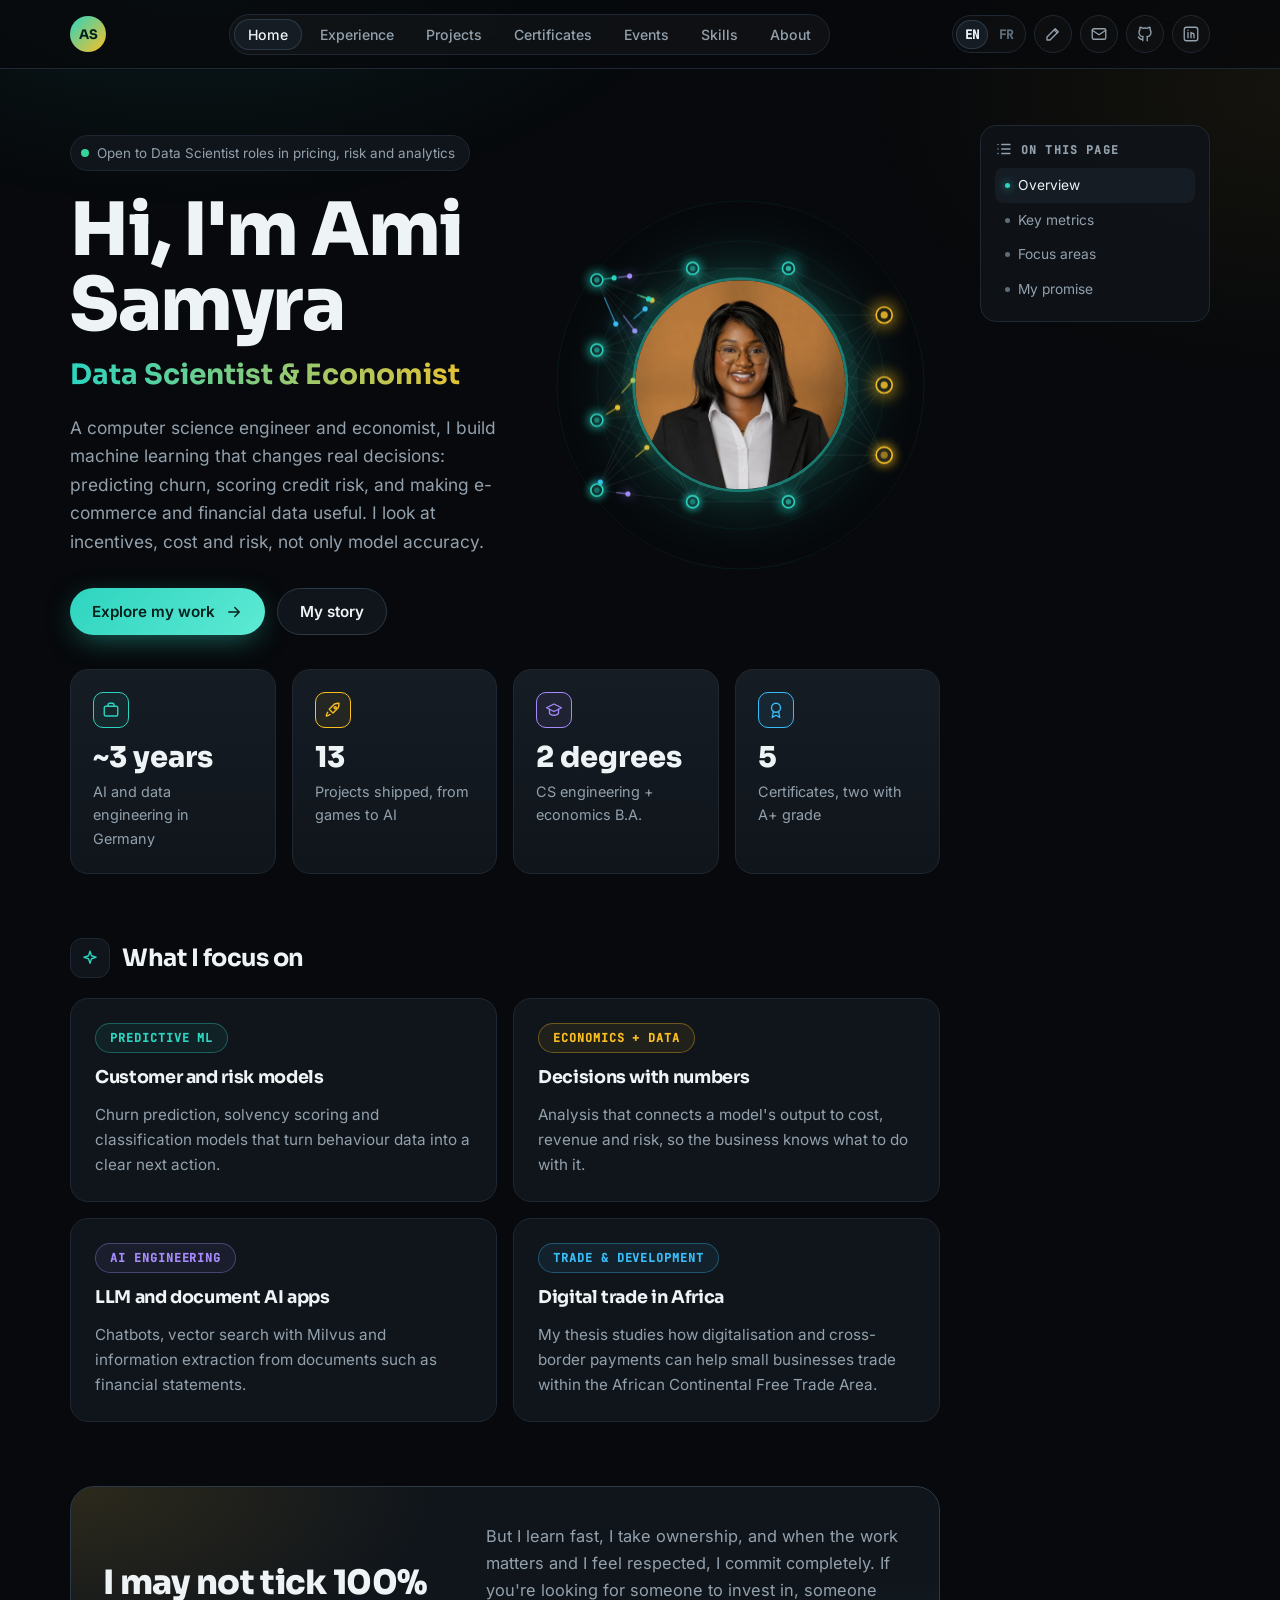
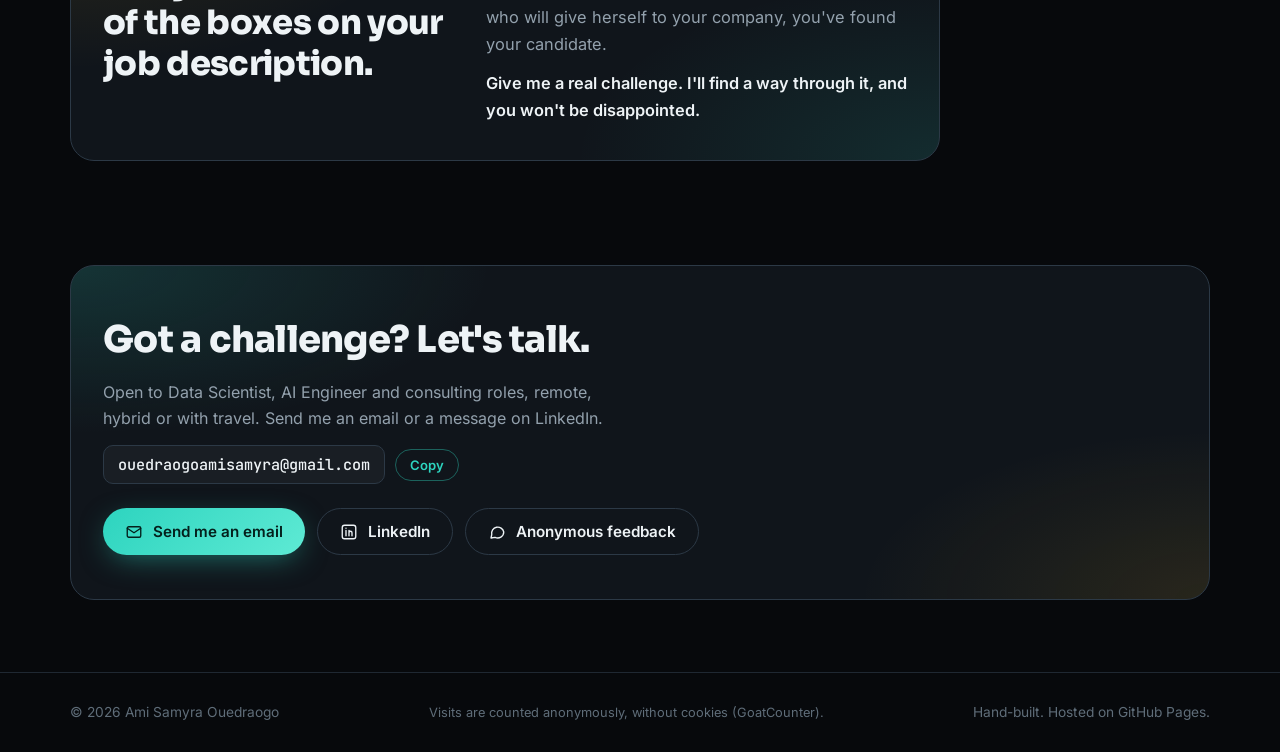
<file: economics/index.html>
<!doctype html>
<!-- Portfolio of Ami Samyra Ouedraogo: economics / finance version, served at amisamyra99.github.io/economics/.
     Shares assets/site.css and assets/site.js with the other version; French text sits in data-fr attributes.
     Edit content here; edit look and behaviour in assets/. -->
<html lang="en">
<head>
<meta charset="utf-8">
<meta name="viewport" content="width=device-width, initial-scale=1">
<meta http-equiv="Content-Security-Policy" content="default-src 'self'; script-src 'self' https://gc.zgo.at; connect-src 'self' https://amisamyra.goatcounter.com https://formspree.io; img-src 'self' data: https://amisamyra.goatcounter.com; style-src 'self' 'unsafe-inline'; font-src 'self'; media-src 'self'; object-src 'none'; base-uri 'self'; form-action https://formspree.io">
<meta name="referrer" content="strict-origin-when-cross-origin">
<title>Ami Samyra Ouedraogo · Data Scientist & Economist</title>
<meta name="description" content="Data scientist and economist in Germany building machine learning for finance, risk and e-commerce.">
<meta property="og:title" content="Ami Samyra Ouedraogo · Data Scientist & Economist">
<meta property="og:description" content="Computer science engineer and economist: machine learning for pricing, risk and customer decisions.">
<meta name="theme-color" content="#07090c">
<link rel="stylesheet" href="../assets/site.css">
</head>
<body data-title-fr="Ami Samyra Ouedraogo · Data Scientist & Économiste" data-desc-fr="Data scientist et économiste en Allemagne, je conçois du machine learning pour la finance, le risque et l'e-commerce.">

<svg width="0" height="0" style="position:absolute" aria-hidden="true">
  <symbol id="i-gh" viewBox="0 0 24 24"><path d="M9 19c-4.3 1.4-4.3-2.5-6-3m12 5v-3.5c0-1 .1-1.4-.5-2 2.8-.3 5.5-1.4 5.5-6a4.6 4.6 0 0 0-1.3-3.2 4.2 4.2 0 0 0-.1-3.2s-1.1-.3-3.5 1.3a12.3 12.3 0 0 0-6.2 0C6.5 2.8 5.4 3.1 5.4 3.1a4.2 4.2 0 0 0-.1 3.2A4.6 4.6 0 0 0 4 9.5c0 4.6 2.7 5.7 5.5 6-.6.6-.6 1.2-.5 2V21"/></symbol>
  <symbol id="i-in" viewBox="0 0 24 24"><rect x="3" y="3" width="18" height="18" rx="3"/><path d="M8 10v7M8 7v.01M12 17v-4a2 2 0 0 1 4 0v4M12 10v7"/></symbol>
  <symbol id="i-pen" viewBox="0 0 24 24"><path d="M4 20h4L19 9l-4-4L4 16z"/><path d="M13.5 6.5l4 4"/></symbol>
  <symbol id="i-arrow" viewBox="0 0 24 24"><path d="M5 12h14M13 6l6 6-6 6"/></symbol>
  <symbol id="i-ext" viewBox="0 0 24 24"><path d="M14 4h6v6M20 4l-9 9M18 14v5a1 1 0 0 1-1 1H5a1 1 0 0 1-1-1V7a1 1 0 0 1 1-1h5"/></symbol>
  <symbol id="i-menu" viewBox="0 0 24 24"><path d="M4 7h16M4 12h16M4 17h16"/></symbol>
  <symbol id="i-list" viewBox="0 0 24 24"><path d="M9 6h11M9 12h11M9 18h11M4 6h.01M4 12h.01M4 18h.01"/></symbol>
  <symbol id="i-brain" viewBox="0 0 24 24"><path d="M9 4a3 3 0 0 0-3 3 3 3 0 0 0-2 5 3 3 0 0 0 2 5 3 3 0 0 0 6 1V5a2 2 0 0 0-3-1zM15 4a3 3 0 0 1 3 3 3 3 0 0 1 2 5 3 3 0 0 1-2 5 3 3 0 0 1-6 1"/></symbol>
  <symbol id="i-chart" viewBox="0 0 24 24"><path d="M4 20V4M4 20h16M8 16l4-5 3 3 5-7"/></symbol>
  <symbol id="i-db" viewBox="0 0 24 24"><ellipse cx="12" cy="5" rx="8" ry="3"/><path d="M4 5v14c0 1.7 3.6 3 8 3s8-1.3 8-3V5M4 12c0 1.7 3.6 3 8 3s8-1.3 8-3"/></symbol>
  <symbol id="i-cloud" viewBox="0 0 24 24"><path d="M7 18a5 5 0 0 1-.6-10A6 6 0 0 1 18 9a4.5 4.5 0 0 1-.5 9z"/></symbol>
  <symbol id="i-code" viewBox="0 0 24 24"><path d="M8 7l-5 5 5 5M16 7l5 5-5 5M14 4l-4 16"/></symbol>
  <symbol id="i-bag" viewBox="0 0 24 24"><rect x="3" y="7" width="18" height="13" rx="2"/><path d="M8 7V5a2 2 0 0 1 2-2h4a2 2 0 0 1 2 2v2"/></symbol>
  <symbol id="i-rocket" viewBox="0 0 24 24"><path d="M5 15c-1.5 1.5-2 5-2 5s3.5-.5 5-2M14 4c3-1 6-1 6-1s0 3-1 6l-7 7-5-5z"/><circle cx="15" cy="9" r="1.5"/></symbol>
  <symbol id="i-cap" viewBox="0 0 24 24"><path d="M2 9l10-5 10 5-10 5z"/><path d="M6 11v5c0 1.5 3 3 6 3s6-1.5 6-3v-5"/></symbol>
  <symbol id="i-globe" viewBox="0 0 24 24"><circle cx="12" cy="12" r="9"/><path d="M3 12h18M12 3a14 14 0 0 1 0 18M12 3a14 14 0 0 0 0 18"/></symbol>
  <symbol id="i-scale" viewBox="0 0 24 24"><path d="M12 3v18M5 7h14M5 7l-3 7a3 3 0 0 0 6 0zM19 7l-3 7a3 3 0 0 0 6 0zM8 21h8"/></symbol>
  <symbol id="i-spark" viewBox="0 0 24 24"><path d="M12 3l2 6 6 2-6 2-2 6-2-6-6-2 6-2z"/></symbol>
  <symbol id="i-user" viewBox="0 0 24 24"><circle cx="12" cy="8" r="4"/><path d="M4 21a8 8 0 0 1 16 0"/></symbol>
  <symbol id="i-award" viewBox="0 0 24 24"><circle cx="12" cy="9" r="6"/><path d="M8.5 14L7 22l5-3 5 3-1.5-8"/></symbol>
  <symbol id="i-users" viewBox="0 0 24 24"><circle cx="9" cy="8" r="3.5"/><path d="M2 20a7 7 0 0 1 14 0M16 4.5a3.5 3.5 0 0 1 0 7M18 13.5a7 7 0 0 1 4 6.5"/></symbol>
  <symbol id="i-plane" viewBox="0 0 24 24"><path d="M10 14l-7-3 2-2 9 1 5-5a2 2 0 0 1 3 3l-5 5 1 9-2 2-3-7-3 3v3l-2 1-1-4-4-1 1-2h3z"/></symbol>
  <symbol id="i-flow" viewBox="0 0 24 24"><rect x="3" y="3" width="6" height="6" rx="1.5"/><rect x="15" y="15" width="6" height="6" rx="1.5"/><path d="M6 9v4a2 2 0 0 0 2 2h7"/></symbol>
  <symbol id="i-file" viewBox="0 0 24 24"><path d="M14 3H7a2 2 0 0 0-2 2v14a2 2 0 0 0 2 2h10a2 2 0 0 0 2-2V8z"/><path d="M14 3v5h5M9 13h6M9 17h4"/></symbol>
  <symbol id="i-mic" viewBox="0 0 24 24"><rect x="9" y="3" width="6" height="11" rx="3"/><path d="M5 11a7 7 0 0 0 14 0M12 18v3M8 21h8"/></symbol>
  <symbol id="i-mail" viewBox="0 0 24 24"><rect x="3" y="5" width="18" height="14" rx="2"/><path d="M3 7l9 6 9-6"/></symbol>
  <symbol id="i-chat" viewBox="0 0 24 24"><path d="M21 12a8 8 0 0 1-11.6 7.1L4 20l1-4.6A8 8 0 1 1 21 12z"/></symbol>
  <symbol id="i-check" viewBox="0 0 24 24"><path d="M5 12l5 5L20 7"/></symbol>
</svg>

<header class="top">
  <div class="wrap">
    <a class="brand" href="#home" aria-label="Home"><span class="mono">AS</span><span class="full">Ami Samyra Ouedraogo</span></a>
    <nav class="pills" id="pills" aria-label="Main">
      <a href="#home" data-p="home" data-fr="Accueil">Home</a>
      <a href="#experience" data-p="experience" data-fr="Parcours">Experience</a>
      <a href="#projects" data-p="projects" data-fr="Projets">Projects</a>
      <a href="#certificates" data-p="certificates" data-fr="Certificats">Certificates</a>
      <a href="#events" data-p="events" data-fr="Événements">Events</a>
      <a href="#skills" data-p="skills" data-fr="Compétences">Skills</a>
      <a href="#about" data-p="about" data-fr="À propos">About</a>
    </nav>
    <div class="socials">
      <button class="lang" id="lang" type="button" aria-label="Switch language / Changer de langue"><span data-l="en" class="on">EN</span><span data-l="fr">FR</span></button>
      <a class="ibtn hide-sm" href="https://medium.com/@IamAmi" target="_blank" rel="noopener noreferrer" aria-label="Medium blog"><svg class="i"><use href="#i-pen"/></svg></a>
      <a class="ibtn hide-sm" href="mailto:ouedraogoamisamyra@gmail.com" aria-label="Email"><svg class="i"><use href="#i-mail"/></svg></a>
      <a class="ibtn" href="https://github.com/amisamyra99" target="_blank" rel="noopener noreferrer" aria-label="GitHub"><svg class="i"><use href="#i-gh"/></svg></a>
      <a class="ibtn" href="https://www.linkedin.com/in/ouedraogo-ami-samyra/" target="_blank" rel="noopener noreferrer" aria-label="LinkedIn"><svg class="i"><use href="#i-in"/></svg></a>
      <button class="ibtn menu" id="menu" type="button" aria-label="Open menu" aria-expanded="false"><svg class="i"><use href="#i-menu"/></svg></button>
    </div>
  </div>
</header>

<main class="wrap">

<!-- ================= HOME ================= -->
<section class="page" id="p-home">
  <div class="layout">
    <div>
      <div class="hero sec" id="home-overview">
        <div>
          <div class="status"><span class="dot"></span><span data-fr="Ouverte aux postes Data Scientist en pricing, risque et analytics">Open to Data Scientist roles in pricing, risk and analytics</span></div>
          <h1 data-fr="Bonjour, je suis Ami Samyra">Hi, I'm Ami Samyra</h1>
          <p class="role" data-fr="Data Scientist &amp; Économiste">Data Scientist &amp; Economist</p>
          <p class="lede" data-fr="Ingénieure en informatique et économiste, je conçois du machine learning qui change de vraies décisions : prédire le churn, évaluer le risque de crédit et rendre utiles les données e-commerce et financières. Je regarde les incitations, les coûts et le risque, pas seulement la précision du modèle.">A computer science engineer and economist, I build machine learning that changes real decisions: predicting churn, scoring credit risk, and making e-commerce and financial data useful. I look at incentives, cost and risk, not only model accuracy.</p>
          <div class="btns">
            <a class="btn primary" href="#projects"><span data-fr="Voir mes projets">Explore my work</span> <svg class="i"><use href="#i-arrow"/></svg></a>
            <a class="btn" href="#about"><span data-fr="Mon histoire">My story</span></a>
          </div>
        </div>
        <div class="viz"><div class="glow" aria-hidden="true"></div><canvas id="net" aria-hidden="true"></canvas><img class="portrait" src="../assets/img/me/portrait.jpg" alt="Portrait of Ami Samyra Ouedraogo" width="900" height="1003"></div>
      </div>

      <div class="sec" id="home-metrics" style="margin-top:24px">
        <div class="metrics">
          <div class="metric"><div class="mi b-teal"><svg class="i"><use href="#i-bag"/></svg></div><b data-fr="~3 ans">~3 years</b><span data-fr="IA et data en entreprise, en Allemagne">AI and data engineering in Germany</span></div>
          <div class="metric"><div class="mi b-amber"><svg class="i"><use href="#i-rocket"/></svg></div><b>13</b><span data-fr="Projets livrés, du jeu vidéo à l'IA">Projects shipped, from games to AI</span></div>
          <div class="metric"><div class="mi b-violet"><svg class="i"><use href="#i-cap"/></svg></div><b data-fr="2 diplômes">2 degrees</b><span data-fr="Ingénieur informatique + licence en économie">CS engineering + economics B.A.</span></div>
          <div class="metric"><div class="mi b-sky"><svg class="i"><use href="#i-award"/></svg></div><b>5</b><span data-fr="Certificats, dont deux avec la mention A+">Certificates, two with A+ grade</span></div>
        </div>
      </div>

      <div class="sec block" id="home-how">
        <h2 class="stitle"><span class="sico" style="color:var(--teal)"><svg class="i"><use href="#i-spark"/></svg></span><span data-fr="Mes domaines">What I focus on</span></h2>
        <div class="focus">
          <div class="fcard"><span class="badge b-teal" data-fr="ML prédictif">Predictive ML</span><h3 data-fr="Modèles clients et risque">Customer and risk models</h3><p data-fr="Prédiction du churn, scoring de solvabilité et classification qui transforment les données de comportement en une action claire.">Churn prediction, solvency scoring and classification models that turn behaviour data into a clear next action.</p></div>
          <div class="fcard"><span class="badge b-amber" data-fr="Économie + data">Economics + data</span><h3 data-fr="Décider avec les chiffres">Decisions with numbers</h3><p data-fr="Des analyses qui relient la sortie d'un modèle aux coûts, aux revenus et au risque, pour que l'entreprise sache quoi en faire.">Analysis that connects a model's output to cost, revenue and risk, so the business knows what to do with it.</p></div>
          <div class="fcard"><span class="badge b-violet" data-fr="Ingénierie IA">AI engineering</span><h3 data-fr="Applications LLM et IA documentaire">LLM and document AI apps</h3><p data-fr="Chatbots, recherche vectorielle avec Milvus et extraction d'informations à partir de documents, comme les états financiers.">Chatbots, vector search with Milvus and information extraction from documents such as financial statements.</p></div>
          <div class="fcard"><span class="badge b-sky" data-fr="Commerce international">Trade &amp; development</span><h3 data-fr="Digitalisation et commerce africain">Digital trade in Africa</h3><p data-fr="Mon mémoire étudie comment la digitalisation et les paiements transfrontaliers peuvent aider les PME à commercer au sein de la ZLECAf.">My thesis studies how digitalisation and cross-border payments can help small businesses trade within the African Continental Free Trade Area.</p></div>
        </div>
      </div>

      <div class="sec block" id="home-promise">
        <div class="pledge">
          <h2 data-fr="Je ne coche peut-être pas 100 % des cases de votre offre.">I may not tick 100% of the boxes on your job description.</h2>
          <div>
            <p data-fr="Mais j'apprends vite, je prends mes responsabilités et, quand le travail a du sens et que je me sens respectée, je m'engage complètement. Si vous cherchez quelqu'un dans qui investir, quelqu'un qui va se donner pour votre entreprise, vous avez trouvé votre candidate.">But I learn fast, I take ownership, and when the work matters and I feel respected, I commit completely. If you're looking for someone to invest in, someone who will give herself to your company, you've found your candidate.</p>
            <p data-fr="<strong style='color:var(--fg)'>Donnez-moi un vrai défi. Je trouverai le chemin pour le relever, et vous ne serez pas déçus.</strong>"><strong style="color:var(--fg)">Give me a real challenge. I'll find a way through it, and you won't be disappointed.</strong></p>
          </div>
        </div>
      </div>
    </div>
    <aside class="toc" data-for="home"><h4><svg class="i"><use href="#i-list"/></svg><span data-fr="Sur cette page">On this page</span></h4>
      <a href="#home-overview" data-fr="Aperçu">Overview</a><a href="#home-metrics" data-fr="Chiffres clés">Key metrics</a><a href="#home-how" data-fr="Mes domaines">Focus areas</a><a href="#home-promise" data-fr="Mon engagement">My promise</a></aside>
  </div>
</section>

<!-- ================= EXPERIENCE ================= -->
<section class="page" id="p-experience">
  <div class="ph"><span class="badge b-amber"><svg class="i"><use href="#i-bag"/></svg><span data-fr="Parcours">Experience</span></span>
    <h1 data-fr="Expérience &amp; formation">Experience &amp; Education</h1>
    <p data-fr="Trois ans d'IA et de data en entreprise en Allemagne, un stage de recherche en machine learning, et une formation d'ingénieure complétée par l'économie.">Three years of industry AI and data work in Germany, a machine learning research internship, and an engineering education completed by economics.</p></div>
  <div class="layout">
    <div class="tl">
      <p class="tlabel" data-fr="Expérience professionnelle">Work experience</p>
      <article class="xcard sec" id="x-intershop">
        <div class="xh"><h3><span data-fr="Étudiante salariée, ingénierie IA">Working Student, AI Engineering</span> <span class="org">· Intershop Communications AG</span></h3><span class="when" data-fr="Nov. 2023 – Sept. 2026">Nov 2023 – Sep 2026</span></div>
        <p class="where" data-fr="Allemagne · équipe Product Lifecycle, puis DevOps, Produit et IA">Germany · Product Lifecycle team, then DevOps, Product &amp; AI</p>
        <ul>
          <li data-fr="Développement de <strong>DocuBot</strong>, un chatbot RAG basé sur LangChain, intégré à Microsoft Teams puis migré vers la plateforme interne d'agents IA">Built <strong>DocuBot</strong>, a RAG chatbot on LangChain, integrated into Microsoft Teams and later migrated to the company's internal AI agent platform</li>
          <li data-fr="Contribution clé aux chatbots des boutiques en ligne (Intershop Agent Builders) et au chatbot du site de l'entreprise">Key contributor to chatbots for online stores (Intershop Agent Builders) and to the company website chatbot</li>
          <li data-fr="Pipeline d'indexation automatisé hebdomadaire pour la base de connaissances, intégration d'Azure Search et conception des structures de données avec le Support, le Marketing et l'Engineering">Built an automated weekly indexing pipeline for the knowledge base, integrated Azure Search and designed data structures with Support, Marketing and Engineering</li>
          <li data-fr="Préparation des données produit et PDF pour des démonstrations client d'agents IA e-commerce">Prepared product data and PDFs for customer demos of e-commerce AI agents</li>
          <li data-fr="Validation de la qualité des réponses lors des changements de LLM, tests de performance et de charge (Apache JMeter, InfluxDB, Grafana)">Validated answer quality when switching LLMs; ran performance and load tests (Apache JMeter, InfluxDB, Grafana)</li>
          <li data-fr="Automatisation de processus internes avec n8n, analyse de KPI et rapports d'évaluation technique">Automated internal processes with n8n; analysed KPIs and wrote technical evaluation reports</li>
        </ul>
        <p class="xquote" data-fr="« Dès le début, Mme Ouedraogo a fait preuve d'une capacité exceptionnelle à comprendre rapidement de nouveaux sujets. »<span>Lettre de référence, Intershop</span>">"From the very beginning, Ms. Ouedraogo demonstrated an exceptionally quick grasp of new topics."<span>Reference letter, Intershop</span></p>
        <div class="chips"><span class="chip">LangChain</span><span class="chip">RAG</span><span class="chip">Azure Search</span><span class="chip">Microsoft Teams</span><span class="chip">n8n</span><span class="chip">JMeter · Grafana</span></div>
      </article>
      <article class="xcard sec" id="x-elevait">
        <div class="xh"><h3><span data-fr="Stagiaire Machine Learning">Machine Learning Intern</span> <span class="org">· elevait GmbH &amp; Co. KG</span></h3><span class="when" data-fr="Oct. 2022 – Mars 2023">Oct 2022 – Mar 2023</span></div>
        <p class="where" data-fr="Dresde, Allemagne · équipe Machine Learning · 6 mois">Dresden, Germany · Machine Learning team · 6 months</p>
        <p data-fr="Projet « elevait in:docs » : extraire des informations de documents dont la mise en page est connue mais pas totalement fixe.">"elevait in:docs" project: extracting information from documents whose layouts are known but not fully fixed.</p>
        <ul>
          <li data-fr="Réduction de l'effort nécessaire pour ajouter une nouvelle mise en page à l'extraction, à partir d'un seul exemple">Reduced the effort to add a new layout to the extraction pipeline, from a single example</li>
          <li data-fr="Recherche et sélection des approches et des jeux de données de recherche, puis constitution d'un jeu de données à partir de données client réelles">Researched and selected approaches and research datasets, then curated a dataset from real customer data</li>
          <li data-fr="Implémentation et comparaison des approches : OCR ABBYY, graphes de mise en page avec NetworkX, étiquetage morphologique">Implemented and compared approaches: ABBYY OCR, layout graphs with NetworkX, morphological tagging</li>
        </ul>
        <p class="xquote" data-fr="« Elle a toujours obtenu des résultats supérieurs à la moyenne. »<span>Certificat de travail, elevait (traduit de l'allemand)</span>">"She consistently achieved above-average results."<span>Employment reference, elevait (translated from German)</span></p>
        <div class="chips"><span class="chip">Python</span><span class="chip">ABBYY OCR</span><span class="chip">NetworkX</span><span class="chip">Document AI</span><span class="chip">Scrum</span></div>
      </article>
      <article class="xcard past sec" id="x-early">
        <div class="xh"><h3><span data-fr="Stages d'été">Summer internships</span> <span class="org">· Simac &amp; Glia</span></h3><span class="when" data-fr="Juil. – Août 2019">Jul – Aug 2019</span></div>
        <p class="where">Tunis</p>
        <ul>
          <li data-fr="<strong>Simac</strong> : gestion de la messagerie du site web de l'entreprise (HTML, CSS, JavaScript)"><strong>Simac</strong>: built the messaging management for the company website (HTML, CSS, JavaScript)</li>
          <li data-fr="<strong>Glia</strong> : fabrication d'un stéthoscope en impression 3D pour un projet de matériel médical open source (Prusa, PrusaSlicer)"><strong>Glia</strong>: built a 3D-printed stethoscope for an open-source medical hardware project (Prusa, PrusaSlicer)</li>
        </ul>
      </article>

      <p class="tlabel" data-fr="Formation">Education</p>
      <article class="xcard edu sec" id="x-esprit">
        <div class="xh"><h3><span data-fr="Diplôme National d'Ingénieur en informatique">National Engineering Diploma, Computer Science</span> <span class="org">· ESPRIT</span></h3><span class="when" data-fr="Juin 2023">Jun 2023</span></div>
        <p class="where" data-fr="Tunis, Tunisie · spécialité Data Science · accréditation européenne EUR-ACE">Tunis, Tunisia · Data Science track · EUR-ACE accredited</p>
        <p data-fr="Cycle d'ingénieur avec spécialisation en data science : génie logiciel, bases de données, machine learning et deep learning, avec de nombreux projets en équipe de 5 à 6 personnes.">Engineering programme specialised in data science: software engineering, databases, machine learning and deep learning, with many team projects of 5–6 people.</p>
      </article>
      <article class="xcard edu past sec" id="x-bac">
        <div class="xh"><h3><span data-fr="Baccalauréat, série D (mathématiques et sciences)">Baccalaureate, Series D (Mathematics &amp; Sciences)</span></h3><span class="when">2017</span></div>
        <p class="where" data-fr="Ouagadougou, Burkina Faso · mention Bien">Ouagadougou, Burkina Faso · with honours (mention Bien)</p>
      </article>
      <article class="xcard edu sec" id="x-hsm">
        <div class="xh"><h3><span data-fr="Licence (B.A.) International Business &amp; Economics">B.A. International Business &amp; Economics</span> <span class="org">· Hochschule Schmalkalden</span></h3><span class="when" data-fr="Dernière année">Final year</span></div>
        <p class="where" data-fr="Allemagne · mémoire prévu de janv. à mars 2027">Germany · thesis planned Jan – Mar 2027</p>
        <p data-fr="Les circonstances m'ont amenée à étudier l'économie, et j'ai appris à l'aimer. Mon mémoire portera sur la façon dont la digitalisation et les paiements transfrontaliers peuvent aider les PME à commercer au sein de la Zone de libre-échange continentale africaine (ZLECAf).">Circumstances led me to study economics, and I learned to love it. My thesis will look at how digitalisation and cross-border payments can help small businesses trade within the African Continental Free Trade Area (AfCFTA).</p>
      </article>
    </div>
    <aside class="toc" data-for="experience"><h4><svg class="i"><use href="#i-list"/></svg><span data-fr="Sur cette page">On this page</span></h4>
      <a href="#x-intershop">Intershop</a><a href="#x-elevait">Elevait</a><a href="#x-early" data-fr="Stages 2019">2019 internships</a><a href="#x-esprit" data-fr="ESPRIT (ingénieur)">ESPRIT (engineering)</a><a href="#x-hsm" data-fr="Schmalkalden (économie)">Schmalkalden (economics)</a><a href="#x-bac" data-fr="Baccalauréat">Baccalaureate</a></aside>
  </div>
</section>

<!-- ================= PROJECTS ================= -->
<section class="page" id="p-projects">
  <div class="ph"><span class="badge b-teal"><svg class="i"><use href="#i-rocket"/></svg><span data-fr="Projets">Projects</span></span>
    <h1 data-fr="Projets &amp; Portfolio">Projects &amp; Portfolio</h1>
    <p data-fr="Du jeu vidéo en C aux assistants RAG : 13 projets, seule ou en équipe, qui montrent comment je conçois, développe et livre.">From a video game in C to RAG assistants: 13 projects, solo and in teams, that show how I design, build and deliver.</p></div>
  <div class="filters" role="group" aria-label="Filter projects">
    <button type="button" class="on" data-f="all" data-fr="Tous">All</button>
    <button type="button" data-f="ai" data-fr="IA &amp; ML">AI &amp; ML</button>
    <button type="button" data-f="data" data-fr="Data &amp; analyse">Data &amp; analytics</button>
    <button type="button" data-f="software" data-fr="Génie logiciel">Software engineering</button>
  </div>
  <div class="layout">
    <div class="grid">

      <article class="pcard sec" id="pr-docubot" data-k="ai software">
        <div class="thumb"><svg viewBox="0 0 400 120" preserveAspectRatio="none"><rect width="400" height="120" fill="#0d1420"/><g fill="none" stroke="#38bdf8" stroke-opacity=".6"><rect x="24" y="22" width="70" height="80" rx="6"/><path d="M36 40h46M36 54h46M36 68h30"/></g><path d="M100 62h40" stroke="#93a1ad" stroke-dasharray="3 4"/><g fill="#2dd4bf"><circle cx="160" cy="40" r="5"/><circle cx="182" cy="62" r="5"/><circle cx="160" cy="84" r="5"/><circle cx="204" cy="44" r="5"/><circle cx="204" cy="80" r="5"/></g><path d="M220 62h30" stroke="#93a1ad" stroke-dasharray="3 4"/><rect x="262" y="26" width="116" height="26" rx="13" fill="#a78bfa" opacity=".85"/><rect x="262" y="68" width="96" height="26" rx="13" fill="#fbbf24" opacity=".85"/></svg></div>
        <div class="ptop"><span class="kind" data-fr="RAG · Intershop">RAG · Intershop</span><span class="pmeta">LangChain · Azure</span></div>
        <h3 data-fr="DocuBot, assistant RAG pour la documentation">DocuBot, a RAG assistant for documentation</h3>
        <p data-fr="Un chatbot qui répond aux questions à partir de la documentation de l'entreprise. Basé sur LangChain, intégré à Microsoft Teams, alimenté par un pipeline d'indexation hebdomadaire et Azure Search, puis migré vers la plateforme interne d'agents IA.">A chatbot that answers questions from company documentation. Built on LangChain, integrated into Microsoft Teams, fed by a weekly indexing pipeline and Azure Search, then migrated to the internal AI agent platform.</p>
        <div class="chips"><span class="chip">LangChain</span><span class="chip">RAG</span><span class="chip">Azure Search</span><span class="chip">Microsoft Teams</span></div>
        <div class="plinks"><span class="muted" data-fr="Projet d'entreprise · code confidentiel">Company project · code confidential</span></div>
      </article>

      <article class="pcard sec" id="pr-docai" data-k="ai">
        <div class="thumb"><svg viewBox="0 0 400 120" preserveAspectRatio="none"><rect width="400" height="120" fill="#0f1420"/><g fill="none" stroke="#93a1ad" stroke-opacity=".5"><rect x="30" y="14" width="90" height="92" rx="4"/><rect x="155" y="14" width="90" height="92" rx="4"/></g><g fill="#38bdf8" opacity=".7"><rect x="40" y="24" width="50" height="8" rx="2"/><rect x="40" y="40" width="70" height="5" rx="2"/><rect x="40" y="52" width="70" height="5" rx="2"/><rect x="40" y="70" width="70" height="26" rx="2" opacity=".5"/></g><g fill="#fbbf24"><rect x="165" y="24" width="50" height="8" rx="2"/><rect x="165" y="70" width="70" height="26" rx="2" opacity=".6"/></g><g stroke="#2dd4bf" stroke-width="2"><line x1="280" y1="40" x2="330" y2="25"/><line x1="280" y1="40" x2="330" y2="60"/><line x1="330" y1="60" x2="370" y2="90"/><line x1="330" y1="25" x2="370" y2="45"/></g><g fill="#2dd4bf"><circle cx="280" cy="40" r="6"/><circle cx="330" cy="25" r="6"/><circle cx="330" cy="60" r="6"/><circle cx="370" cy="90" r="6"/><circle cx="370" cy="45" r="6"/></g></svg></div>
        <div class="ptop"><span class="kind" data-fr="IA documentaire · Stage">Document AI · Internship</span><span class="pmeta">Python · ABBYY</span></div>
        <h3 data-fr="Analyse des mises en page récurrentes">Recurring document layout analysis</h3>
        <p data-fr="Chez Elevait : repérer les mises en page qui reviennent dans les documents d'entreprise pour que l'extraction d'informations devienne plus fiable et plus rapide. OCR configuré pour des entités précises, structure des documents modélisée en graphes.">At Elevait: detecting layouts that repeat across business documents, so information extraction becomes more reliable and faster. OCR configured for specific entities, document structure modelled as graphs.</p>
        <div class="chips"><span class="chip">ABBYY OCR</span><span class="chip">NetworkX</span><span class="chip" data-fr="Extraction d'informations">Information extraction</span></div>
        <div class="plinks"><span class="muted" data-fr="Projet d'entreprise · code confidentiel">Company project · code confidential</span></div>
      </article>

      <article class="pcard sec" id="pr-churn" data-k="ai software">
        <div class="thumb"><svg viewBox="0 0 400 120" preserveAspectRatio="none"><rect width="400" height="120" fill="#0d1a1a"/><g fill="#2dd4bf"><rect x="30" y="60" width="26" height="50" rx="4" opacity=".5"/><rect x="70" y="45" width="26" height="65" rx="4" opacity=".6"/><rect x="110" y="70" width="26" height="40" rx="4" opacity=".5"/><rect x="150" y="30" width="26" height="80" rx="4" opacity=".8"/></g><g fill="#fb7185"><rect x="190" y="80" width="26" height="30" rx="4" opacity=".7"/><rect x="230" y="55" width="26" height="55" rx="4" opacity=".9"/></g><path d="M270 90 C300 40, 330 70, 370 25" stroke="#fbbf24" stroke-width="3" fill="none"/><circle cx="370" cy="25" r="5" fill="#fbbf24"/></svg></div>
        <div class="ptop"><span class="kind" data-fr="ML de bout en bout · Télécoms">End-to-end ML · Telecom</span><span class="pmeta">Python · Django</span></div>
        <h3 data-fr="Application de prédiction du churn">Customer churn prediction app</h3>
        <p data-fr="Un modèle qui repère les clients susceptibles de résilier, intégré dans une application web Django : un utilisateur non technique saisit un profil et obtient une prédiction immédiate.">A model that flags customers likely to cancel, built into a Django web app: a non-technical user enters a profile and gets an instant prediction.</p>
        <div class="chips"><span class="chip">scikit-learn</span><span class="chip">pandas</span><span class="chip">Django</span></div>
        <div class="plinks"><a href="https://github.com/amisamyra99/telcochurndjangoproject" target="_blank" rel="noopener noreferrer"><svg class="i"><use href="#i-gh"/></svg>Code</a></div>
      </article>

      <article class="pcard sec" id="pr-milvus" data-k="ai software">
        <div class="thumb"><svg viewBox="0 0 400 120" preserveAspectRatio="none"><rect width="400" height="120" fill="#0b1620"/><g fill="#38bdf8" opacity=".35"><circle cx="80" cy="40" r="4"/><circle cx="120" cy="80" r="4"/><circle cx="170" cy="30" r="4"/><circle cx="300" cy="90" r="4"/><circle cx="340" cy="35" r="4"/><circle cx="60" cy="95" r="4"/><circle cx="360" cy="70" r="4"/></g><circle cx="220" cy="60" r="38" fill="none" stroke="#38bdf8" stroke-dasharray="4 5"/><g fill="#38bdf8"><circle cx="200" cy="48" r="6"/><circle cx="238" cy="72" r="6"/><circle cx="232" cy="44" r="6"/></g><circle cx="220" cy="60" r="7" fill="#fbbf24"/></svg></div>
        <div class="ptop"><span class="kind" data-fr="Ingénierie IA · Recherche vectorielle">AI engineering · Vector search</span><span class="pmeta">Python · Milvus</span></div>
        <h3 data-fr="API de recherche d'images inversée">Reverse image search API</h3>
        <p data-fr="Envoyez une image, récupérez les plus similaires. Les images deviennent des embeddings indexés dans Milvus, derrière une API Python organisée en couches de routage et de service.">Upload an image, get the most similar ones back. Images become embeddings indexed in Milvus, behind a Python API organised in routing and service layers.</p>
        <div class="chips"><span class="chip">Milvus</span><span class="chip">Embeddings</span><span class="chip">REST API</span></div>
        <div class="plinks"><a href="https://github.com/amisamyra99/Reverse-image-search-milvus" target="_blank" rel="noopener noreferrer"><svg class="i"><use href="#i-gh"/></svg>Code</a></div>
      </article>

      <article class="pcard sec" id="pr-chatbot" data-k="ai software">
        <div class="thumb"><svg viewBox="0 0 400 120" preserveAspectRatio="none"><rect width="400" height="120" fill="#1a140a"/><rect x="40" y="22" width="170" height="30" rx="15" fill="#fbbf24" opacity=".85"/><rect x="190" y="66" width="170" height="30" rx="15" fill="#2dd4bf" opacity=".85"/><g fill="#1a140a"><circle cx="70" cy="37" r="3"/><circle cx="82" cy="37" r="3"/><circle cx="94" cy="37" r="3"/></g></svg></div>
        <div class="ptop"><span class="kind" data-fr="LLM · IA conversationnelle">LLM · Conversational AI</span><span class="pmeta">Flowise · JavaScript</span></div>
        <h3 data-fr="Chatbot LLM intégrable">Embeddable LLM chatbot</h3>
        <p data-fr="Un assistant IA conçu dans Flowise et intégré à n'importe quel site web grâce à un petit widget JavaScript hébergé sur GitHub Pages.">An AI assistant designed in Flowise and embedded in any website through a small JavaScript widget hosted on GitHub Pages.</p>
        <div class="chips"><span class="chip">Flowise</span><span class="chip">LLMs</span><span class="chip">Agents</span><span class="chip">JavaScript</span></div>
        <div class="plinks"><a href="https://github.com/amisamyra99/chatbot-flowise-js-hosting" target="_blank" rel="noopener noreferrer"><svg class="i"><use href="#i-gh"/></svg>Code</a></div>
      </article>

      <article class="pcard sec" id="pr-patient" data-k="ai">
        <div class="thumb"><svg viewBox="0 0 400 120" preserveAspectRatio="none"><rect width="400" height="120" fill="#120f1f"/><g stroke="#a78bfa" stroke-opacity=".35"><line x1="60" y1="25" x2="160" y2="40"/><line x1="60" y1="25" x2="160" y2="80"/><line x1="60" y1="60" x2="160" y2="40"/><line x1="60" y1="60" x2="160" y2="80"/><line x1="60" y1="95" x2="160" y2="40"/><line x1="60" y1="95" x2="160" y2="80"/><line x1="160" y1="40" x2="260" y2="60"/><line x1="160" y1="80" x2="260" y2="60"/></g><g fill="#a78bfa"><circle cx="60" cy="25" r="7"/><circle cx="60" cy="60" r="7"/><circle cx="60" cy="95" r="7"/><circle cx="160" cy="40" r="7"/><circle cx="160" cy="80" r="7"/></g><circle cx="260" cy="60" r="9" fill="#2dd4bf"/><path d="M290 60h20l8-18 12 36 8-18h40" stroke="#fb7185" stroke-width="3" fill="none"/></svg></div>
        <div class="ptop"><span class="kind" data-fr="Deep learning · Santé">Deep learning · Healthcare</span><span class="pmeta">PyTorch · TensorFlow</span></div>
        <h3 data-fr="Classification de la prise en charge des patients">Patient care classification</h3>
        <p data-fr="Des résultats d'analyses hospitalières prédisent si un patient doit être hospitalisé ou suivi en ambulatoire. Construit avec TensorFlow, reconstruit avec PyTorch, puis comparé dans un rapport.">Hospital lab results predict whether a patient needs in-care or out-care treatment. Built in TensorFlow, rebuilt in PyTorch, then compared in a report.</p>
        <div class="chips"><span class="chip">PyTorch</span><span class="chip">TensorFlow</span><span class="chip">Keras</span></div>
        <div class="plinks"><a href="https://github.com/amisamyra99/Deeplearning_patient_classification" target="_blank" rel="noopener noreferrer"><svg class="i"><use href="#i-gh"/></svg>Code</a></div>
      </article>

      <article class="pcard sec" id="pr-fintech" data-k="ai data">
        <div class="thumb photo"><img src="../assets/img/projects/fintech.png" alt="Intelfin landing page" loading="lazy"></div>
        <div class="ptop"><span class="kind" data-fr="FinTech · Projet d'équipe">FinTech · Team project</span><span class="pmeta">ML · OCR · BI</span></div>
        <h3 data-fr="Intelfin : états financiers et risque de crédit">Intelfin: financial statements &amp; credit risk</h3>
        <p data-fr="Une application qui automatise la saisie des états financiers d'une entreprise, évalue sa solvabilité et la classe comme vulnérable ou non, avec des tableaux de bord pour accélérer l'octroi de crédit.">An app that automates data entry from a company's financial statements, scores its solvency and classifies it as vulnerable or not, with dashboards that speed up loan decisions.</p>
        <div class="chips"><span class="chip">Credit scoring</span><span class="chip">OCR</span><span class="chip" data-fr="Tableaux de bord">Dashboards</span></div>
        <div class="plinks"><a href="https://github.com/Manel-Fares/Financial-statement-recognition-and-credit-risk-management" target="_blank" rel="noopener noreferrer"><svg class="i"><use href="#i-gh"/></svg><span data-fr="Dépôt de l'équipe">Team repository</span></a></div>
      </article>

      <article class="pcard sec" id="pr-flights" data-k="data">
        <div class="thumb"><svg viewBox="0 0 400 120" preserveAspectRatio="none"><rect width="400" height="120" fill="#0f1416"/><path d="M20 100 Q 120 20 200 60 T 380 30" stroke="#93a1ad" stroke-dasharray="3 6" fill="none" stroke-width="2"/><path d="M196 52l14 8-14 8 3-8z" fill="#fbbf24"/><g fill="#2dd4bf"><rect x="40" y="95" width="16" height="15" rx="3"/><rect x="62" y="85" width="16" height="25" rx="3"/><rect x="84" y="90" width="16" height="20" rx="3"/></g><g fill="#fb7185"><rect x="300" y="80" width="16" height="30" rx="3"/><rect x="322" y="70" width="16" height="40" rx="3"/><rect x="344" y="88" width="16" height="22" rx="3"/></g></svg></div>
        <div class="ptop"><span class="kind" data-fr="Analyse exploratoire · Aviation">Exploratory analysis · Aviation</span><span class="pmeta">pandas · Seaborn</span></div>
        <h3 data-fr="Qu'est-ce qui retarde les vols aux États-Unis ?">What delays US flights?</h3>
        <p data-fr="Tous les vols commerciaux américains de 2007, issus d'un jeu de données de 120 millions de lignes : retards selon la compagnie, l'aéroport, l'heure et la saison.">Every commercial US flight in 2007, from a 120-million-row dataset: delays by carrier, airport, time of day and season.</p>
        <div class="chips"><span class="chip">pandas</span><span class="chip">Matplotlib</span><span class="chip">Seaborn</span></div>
        <div class="plinks"><a href="https://github.com/amisamyra99/flightUsa_Analysis" target="_blank" rel="noopener noreferrer"><svg class="i"><use href="#i-gh"/></svg>Code</a></div>
      </article>

      <article class="pcard sec" id="pr-airbnb" data-k="data software">
        <div class="thumb"><svg viewBox="0 0 400 120" preserveAspectRatio="none"><rect width="400" height="120" fill="#0e1612"/><g stroke="#1f3a30" stroke-width="2" fill="none"><path d="M0 40h400M0 80h400M100 0v120M200 0v120M300 0v120"/><path d="M40 0 C 120 60, 260 30, 400 110" stroke="#2a5a4a" stroke-width="6"/></g><g fill="#fb7185"><circle cx="130" cy="50" r="6"/><circle cx="220" cy="70" r="6"/><circle cx="260" cy="40" r="6"/></g><g fill="#fbbf24"><circle cx="170" cy="85" r="6"/><circle cx="320" cy="60" r="6"/></g><g fill="#2dd4bf"><circle cx="80" cy="30" r="6"/><circle cx="350" cy="95" r="6"/></g></svg></div>
        <div class="ptop"><span class="kind" data-fr="Application data · Immobilier">Data app · Real estate</span><span class="pmeta">Streamlit · Plotly</span></div>
        <h3 data-fr="Explorateur Airbnb d'Amsterdam">Amsterdam Airbnb explorer</h3>
        <p data-fr="Une application Streamlit interactive pour explorer les annonces Airbnb d'Amsterdam : prix, quartiers et emplacements sur une carte, avec des filtres.">An interactive Streamlit app to explore Amsterdam Airbnb listings: prices, neighbourhoods and locations on a map, with filters.</p>
        <div class="chips"><span class="chip">Streamlit</span><span class="chip">pandas</span><span class="chip">Plotly</span></div>
        <div class="plinks"><a href="https://github.com/amisamyra99/StreamlitAirbnb" target="_blank" rel="noopener noreferrer"><svg class="i"><use href="#i-gh"/></svg>Code</a></div>
      </article>

      <article class="pcard sec" id="pr-ngo" data-k="software">
        <div class="thumb"><svg viewBox="0 0 400 120" preserveAspectRatio="none"><rect width="400" height="120" fill="#16101a"/><rect x="40" y="20" width="150" height="85" rx="6" fill="none" stroke="#a78bfa" stroke-opacity=".7"/><rect x="40" y="20" width="150" height="14" rx="6" fill="#a78bfa" opacity=".4"/><rect x="215" y="30" width="90" height="70" rx="5" fill="none" stroke="#38bdf8" stroke-opacity=".7"/><rect x="325" y="25" width="40" height="78" rx="8" fill="none" stroke="#2dd4bf" stroke-opacity=".9"/><path d="M110 82c-12-8-20-14-20-22a9 9 0 0 1 20-3 9 9 0 0 1 20 3c0 8-8 14-20 22z" fill="#fb7185"/></svg></div>
        <div class="ptop"><span class="kind" data-fr="Web, desktop &amp; mobile · Équipe de 6">Web, desktop &amp; mobile · Team of 6</span><span class="pmeta">Symfony · Java</span></div>
        <h3 data-fr="Application pour associations à but non lucratif">Platform for non-profit associations</h3>
        <p data-fr="Une même plateforme en version web, desktop et mobile pour les associations : gestion des utilisateurs et des dons pour des refuges. Projet d'école de 7 mois.">One platform in web, desktop and mobile versions for associations: user management and donation management for shelters. A 7-month school project.</p>
        <div class="chips"><span class="chip">Symfony</span><span class="chip">Java SE</span><span class="chip">Codename One</span></div>
        <div class="plinks"><span class="muted">ESPRIT · 2019–2020</span></div>
      </article>

      <article class="pcard sec" id="pr-smarthome" data-k="software">
        <div class="thumb photo"><img src="../assets/img/projects/smarthome.png" alt="Smart House app main menu" loading="lazy"></div>
        <div class="ptop"><span class="kind" data-fr="IoT · Équipe de 5">IoT · Team of 5</span><span class="pmeta">C++ · Qt · Arduino</span></div>
        <h3 data-fr="Application domotique Smart Home">Smart Home desktop app</h3>
        <p data-fr="Une application desktop qui pilote les appareils d'une maison grâce à des capteurs : température de chaque pièce en temps réel et suggestions automatiques.">A desktop app that controls home appliances through sensors: real-time temperature for each room and automatic suggestions.</p>
        <div class="chips"><span class="chip">C++</span><span class="chip">Qt</span><span class="chip">Arduino</span><span class="chip" data-fr="Capteurs">Sensors</span></div>
        <div class="plinks"><span class="muted">ESPRIT · 2018–2019</span></div>
      </article>

      <article class="pcard sec" id="pr-animalia" data-k="software">
        <div class="thumb photo"><img src="../assets/img/projects/animalia.png" alt="Animalia online shop home page" loading="lazy"></div>
        <div class="ptop"><span class="kind" data-fr="E-commerce · Équipe de 5">E-commerce · Team of 5</span><span class="pmeta">PHP · JavaScript</span></div>
        <h3 data-fr="Animalia, boutique en ligne">Animalia online shop</h3>
        <p data-fr="Le site e-commerce d'une animalerie (accessoires et jouets pour animaux) : catalogue, panier et commandes.">The e-commerce site for a pet shop selling accessories and toys: catalogue, cart and orders.</p>
        <div class="chips"><span class="chip">PHP</span><span class="chip">MySQL</span><span class="chip">HTML/CSS</span><span class="chip">JavaScript</span></div>
        <div class="plinks"><span class="muted">ESPRIT · 2018–2019</span></div>
      </article>

      <article class="pcard sec" id="pr-stayout" data-k="software">
        <div class="thumb photo"><img src="../assets/img/projects/stayout.png" alt="Stay Out main menu: a haunted house at night with New Game, Load Game, Setting and Exit buttons" loading="lazy" style="object-position:center"></div>
        <div class="ptop"><span class="kind" data-fr="Jeu vidéo · Équipe de 5">Video game · Team of 5</span><span class="pmeta">C · SDL</span></div>
        <h3 data-fr="Stay Out, jeu d'énigmes horrifique">Stay Out, a horror puzzle game</h3>
        <p data-fr="Le joueur arrive devant un manoir hanté et doit résoudre une série d'énigmes pour avancer, par exemple « Trouve un tableau célèbre de Picasso ». Une mauvaise réponse coûte de la vie. Le jeu a un vrai menu (nouvelle partie, charger une partie, paramètres) et la sauvegarde de la progression.">The player arrives at a haunted mansion and has to solve a series of riddles to move forward, such as "Find a famous Picasso painting". Wrong answers cost lives. The game has a full menu (new game, load game, settings) and saves progress.</p>
        <p data-fr="<strong>Mon rôle :</strong> déplacements du personnage, gestion de la vie et du score, et intégration de tous les modules dans le jeu final. Écrit en C avec SDL, en équipe de 5, sur 7 mois."><strong>My role:</strong> character movement, life and score handling, and integrating every module into the final game. Written in C with SDL, in a team of 5, over 7 months.</p>
        <div class="chips"><span class="chip">C</span><span class="chip">SDL</span><span class="chip">Game logic</span></div>
        <div class="plinks"><span class="muted">ESPRIT · 2017–2018</span></div>
      </article>

    </div>
    <aside class="toc" data-for="projects"><h4><svg class="i"><use href="#i-list"/></svg><span data-fr="Sur cette page">On this page</span></h4>
      <a href="#pr-docubot">DocuBot</a><a href="#pr-docai" data-fr="IA documentaire">Document AI</a><a href="#pr-churn" data-fr="Prédiction du churn">Churn prediction</a><a href="#pr-milvus" data-fr="Recherche d'images">Image search API</a><a href="#pr-chatbot" data-fr="Chatbot LLM">LLM chatbot</a><a href="#pr-patient" data-fr="Classification patients">Patient classification</a><a href="#pr-fintech" data-fr="Risque de crédit">Credit risk app</a><a href="#pr-flights" data-fr="Retards de vols">Flight delays</a><a href="#pr-airbnb">Airbnb explorer</a><a href="#pr-ngo" data-fr="Plateforme associative">Non-profit platform</a><a href="#pr-smarthome">Smart Home</a><a href="#pr-animalia">Animalia</a><a href="#pr-stayout">Stay Out</a></aside>
  </div>
</section>

<!-- ================= CERTIFICATES ================= -->
<section class="page" id="p-certificates">
  <div class="ph"><span class="badge b-mint"><svg class="i"><use href="#i-award"/></svg><span data-fr="Certificats">Certificates</span></span>
    <h1 data-fr="Certificats, diplômes &amp; références">Certificates, Diplomas &amp; References</h1>
    <p data-fr="Des formations continues en IA et en data science vérifiables en ligne, mes diplômes et ce que disent mes anciens employeurs.">Continuous learning in AI and data science, verifiable online, my diplomas, and what my former employers say.</p></div>
  <div class="layout">
    <div>
      <div class="cgrid">
        <article class="ccard sec" id="c-aiml">
          <div class="seal b-amber"><svg class="i"><use href="#i-award"/></svg></div>
          <div class="cbody"><h3>Advanced Artificial Intelligence &amp; Machine Learning E-Degree</h3><p class="issuer" data-fr="Eduonix Learning Solutions · déc. 2021">Eduonix Learning Solutions · Dec 2021</p>
            <div class="cmeta"><span class="grade" data-fr="Mention A+">A+ grade</span></div>
            <a class="verify" href="https://www.eduonix.com/certificate/3a3f692974" target="_blank" rel="noopener noreferrer"><span data-fr="Vérifier le certificat">Verify certificate</span><svg class="i"><use href="#i-ext"/></svg></a></div>
        </article>
        <article class="ccard sec" id="c-practitioner">
          <div class="seal b-amber"><svg class="i"><use href="#i-award"/></svg></div>
          <div class="cbody"><h3>AI-ML for Advanced Practitioners E-Degree</h3><p class="issuer" data-fr="Eduonix Learning Solutions · juil. 2022">Eduonix Learning Solutions · Jul 2022</p>
            <div class="cmeta"><span class="grade" data-fr="Mention A+">A+ grade</span></div>
            <a class="verify" href="https://www.eduonix.com/certificate/fbd656e183" target="_blank" rel="noopener noreferrer"><span data-fr="Vérifier le certificat">Verify certificate</span><svg class="i"><use href="#i-ext"/></svg></a></div>
        </article>
        <article class="ccard sec" id="c-jhu">
          <div class="seal b-sky"><svg class="i"><use href="#i-cap"/></svg></div>
          <div class="cbody"><h3>The Data Scientist's Toolbox</h3><p class="issuer" data-fr="Johns Hopkins University sur Coursera · oct. 2020">Johns Hopkins University via Coursera · Oct 2020</p>
            <a class="verify" href="https://coursera.org/verify/RH7R2A4X22KZ" target="_blank" rel="noopener noreferrer"><span data-fr="Vérifier le certificat">Verify certificate</span><svg class="i"><use href="#i-ext"/></svg></a></div>
        </article>
        <article class="ccard sec" id="c-tf">
          <div class="seal b-violet"><svg class="i"><use href="#i-brain"/></svg></div>
          <div class="cbody"><h3>Basic Image Classification with TensorFlow</h3><p class="issuer" data-fr="Coursera Project Network · nov. 2021">Coursera Project Network · Nov 2021</p></div>
        </article>
        <article class="ccard sec" id="c-marketing">
          <div class="seal b-rose"><svg class="i"><use href="#i-globe"/></svg></div>
          <div class="cbody"><h3 data-fr="Marketing digital">Digital Marketing</h3><p class="issuer" data-fr="Switch Maker, avec le soutien du FENU (UNCDF) · Ouagadougou · sept. 2020">Switch Maker, supported by UNCDF · Ouagadougou · Sep 2020</p></div>
        </article>
      </div>
      <h2 class="subhead sec" id="c-diplomas"><span class="sico" style="color:var(--amber)"><svg class="i"><use href="#i-cap"/></svg></span><span data-fr="Diplômes">Diplomas</span></h2>
      <div class="cgrid">
        <article class="ccard">
          <div class="seal b-amber"><svg class="i"><use href="#i-cap"/></svg></div>
          <div class="cbody"><h3 data-fr="Diplôme National d'Ingénieur, Informatique">National Engineering Diploma, Computer Science</h3><p class="issuer" data-fr="ESPRIT, Tunis · juin 2023">ESPRIT, Tunis · June 2023</p>
            <div class="cmeta"><span class="grade" data-fr="Accréditation EUR-ACE">EUR-ACE accredited</span><span class="grade" data-fr="Spécialité Data Science">Data Science track</span></div>
            <p class="issuer" data-fr="Niveau master (5 ans). Accréditation européenne des programmes d'ingénieurs.">Master's level (5 years). European accreditation for engineering programmes.</p></div>
        </article>
        <article class="ccard">
          <div class="seal b-sky"><svg class="i"><use href="#i-cap"/></svg></div>
          <div class="cbody"><h3 data-fr="Licence (B.A.) International Business &amp; Economics">B.A. International Business &amp; Economics</h3><p class="issuer" data-fr="Hochschule Schmalkalden, Allemagne · en cours">Hochschule Schmalkalden, Germany · in progress</p>
            <div class="cmeta"><span class="grade" data-fr="Mémoire en 2027">Thesis 2027</span></div>
            <p class="issuer" data-fr="Mémoire sur la digitalisation du commerce des PME dans la ZLECAf.">Thesis on digital trade for small businesses in the AfCFTA.</p></div>
        </article>
        <article class="ccard">
          <div class="seal b-violet"><svg class="i"><use href="#i-cap"/></svg></div>
          <div class="cbody"><h3 data-fr="Baccalauréat, série D">Baccalaureate, Series D</h3><p class="issuer" data-fr="Université Ouaga I Pr Joseph Ki-Zerbo, Burkina Faso · 2017">Université Ouaga I Pr Joseph Ki-Zerbo, Burkina Faso · 2017</p>
            <div class="cmeta"><span class="grade" data-fr="Mention Bien">With honours (mention Bien)</span></div>
            <p class="issuer" data-fr="Mathématiques et sciences de la nature.">Mathematics and natural sciences.</p></div>
        </article>
      </div>
      <p class="privacy" data-fr="Copies des diplômes disponibles sur demande.">Copies of diplomas available on request.</p>

      <h2 class="subhead sec" id="c-refs"><span class="sico" style="color:var(--teal)"><svg class="i"><use href="#i-file"/></svg></span><span data-fr="Ce que disent mes employeurs">What my employers say</span></h2>
      <div class="quotes">
        <article class="qcard"><blockquote data-fr="« Dès le début, Mme Ouedraogo a fait preuve d'une capacité exceptionnelle à comprendre rapidement de nouveaux sujets. Elle a obtenu de manière proactive toutes les informations nécessaires à son travail et a procédé de façon structurée et orientée vers les objectifs. »">"From the very beginning, Ms. Ouedraogo demonstrated an exceptionally quick grasp of new topics. She proactively obtained all information necessary for her work and proceeded in a structured and goal-oriented manner."</blockquote>
          <p class="by" data-fr="<b>Intershop Communications AG</b> · lettre de référence, 2026"><b>Intershop Communications AG</b> · reference letter, 2026</p></article>
        <article class="qcard"><blockquote data-fr="« Elle a abordé les tâches difficiles avec méthode et énergie, et a trouvé des solutions pertinentes et pragmatiques, même sous une forte pression. Elle a toujours obtenu des résultats supérieurs à la moyenne. »">"She approached difficult tasks methodically and with energy, and found sensible, practical solutions, even under increased time pressure. She consistently achieved above-average results."</blockquote>
          <p class="by" data-fr="<b>elevait GmbH &amp; Co. KG</b> · certificat de travail, 2023 (traduit de l'allemand)"><b>elevait GmbH &amp; Co. KG</b> · employment reference, 2023 (translated from German)</p></article>
      </div>
      <div class="refnote">
        <span class="sico" style="color:var(--teal)"><svg class="i"><use href="#i-check"/></svg></span>
        <p data-fr="Les documents complets (certificats de travail d'Intershop et d'elevait, lettre de recommandation en anglais) sont disponibles sur demande via LinkedIn.">The full documents (employment references from Intershop and elevait, and an English reference letter) are available on request via LinkedIn.</p>
      </div>
    </div>
    <aside class="toc" data-for="certificates"><h4><svg class="i"><use href="#i-list"/></svg><span data-fr="Sur cette page">On this page</span></h4>
      <a href="#c-aiml">AI &amp; ML E-Degree</a><a href="#c-practitioner">AI-ML Practitioners</a><a href="#c-jhu">Johns Hopkins</a><a href="#c-tf">TensorFlow</a><a href="#c-marketing" data-fr="Marketing digital">Digital Marketing</a><a href="#c-diplomas" data-fr="Diplômes">Diplomas</a><a href="#c-refs" data-fr="Références">References</a></aside>
  </div>
</section>

<!-- ================= EVENTS ================= -->
<section class="page" id="p-events">
  <div class="ph"><span class="badge b-rose"><svg class="i"><use href="#i-mic"/></svg><span data-fr="Événements">Events</span></span>
    <h1 data-fr="Leadership &amp; événements">Leadership &amp; Events</h1>
    <p data-fr="Au-delà du code : j'organise, je prends la parole et je connecte les gens, entre l'Afrique et l'Europe.">Beyond code: I organise, speak on stage and connect people across Africa and Europe.</p></div>
  <div class="layout">
    <div class="elist">

      <article class="ecard sec" id="e-stic">
        <div class="carousel" aria-roledescription="carousel" aria-label="STIC'26 photos">
          <div class="slide"><img class="bg" src="../assets/img/events/stic-1.jpg" alt="" aria-hidden="true" loading="lazy"><img class="fg" src="../assets/img/events/stic-1.jpg" alt="Ami Samyra speaking at the STIC'26 final" loading="lazy"></div>
          <div class="slide"><img class="bg" src="../assets/img/events/stic-2.jpg" alt="" aria-hidden="true" loading="lazy"><img class="fg" src="../assets/img/events/stic-2.jpg" alt="Ami Samyra presenting at the Sahal Tech Innovation Challenge" loading="lazy"></div>
          <button class="cbtn prev" type="button" aria-label="Previous"><svg class="i"><use href="#i-arrow"/></svg></button>
          <button class="cbtn next" type="button" aria-label="Next"><svg class="i"><use href="#i-arrow"/></svg></button>
          <div class="dots"></div>
        </div>
        <div class="ebody">
          <div class="erole"><span class="badge b-amber" data-fr="Co-organisatrice">Co-organiser</span><span class="badge b-teal" data-fr="Intervenante">Speaker</span></div>
          <h3>STIC'26 · Sahal Tech Innovation Challenge</h3>
          <p class="emeta" data-fr="Finale · 22 août 2026 · Ouaga 2000, Ouagadougou, Burkina Faso">Final · 22 Aug 2026 · Ouaga 2000, Ouagadougou, Burkina Faso</p>
          <p data-fr="Un concours d'innovation technologique organisé par Sahal Tech Innovation Labs. J'ai participé à l'organisation de la compétition et je suis intervenue sur scène lors de la finale, devant les participants, les partenaires et les officiels.">A tech innovation competition run by Sahal Tech Innovation Labs. I helped organise the competition and spoke on stage at the final, in front of participants, partners and officials.</p>
        </div>
      </article>

      <article class="ecard sec" id="e-afrikalden">
        <div class="carousel" aria-roledescription="carousel" aria-label="Afrikalden photos">
          <div class="slide"><img class="bg" src="../assets/img/events/afrikalden.jpg" alt="" aria-hidden="true" loading="lazy"><img class="fg" src="../assets/img/events/afrikalden.jpg" alt="Ami Samyra hosting Afrikalden on stage" loading="lazy"></div>
          <button class="cbtn prev" type="button" aria-label="Previous"><svg class="i"><use href="#i-arrow"/></svg></button>
          <button class="cbtn next" type="button" aria-label="Next"><svg class="i"><use href="#i-arrow"/></svg></button>
          <div class="dots"></div>
        </div>
        <div class="ebody">
          <div class="erole"><span class="badge b-amber" data-fr="Présidente, communauté afro de Schmalkalden">President, Afro community Schmalkalden</span><span class="badge b-teal" data-fr="Co-organisatrice">Co-organiser</span></div>
          <h3 data-fr="Afrikalden, 1ère édition">Afrikalden, 1st edition</h3>
          <p class="emeta" data-fr="Schmalkalden, Allemagne">Schmalkalden, Germany</p>
          <p data-fr="Un événement culturel qui fait découvrir la culture africaine et les opportunités d'affaires sur le continent. En tant que présidente de la communauté afro de Schmalkalden, j'ai co-organisé la toute première édition et animé le programme sur scène.">A cultural event showcasing African culture and the business opportunities across the continent. As president of the Afro community in Schmalkalden, I co-organised the very first edition and hosted the programme on stage.</p>
        </div>
      </article>

      <article class="ecard sec" id="e-leap">
        <div class="carousel" aria-roledescription="carousel" aria-label="LEAP East 2026 photos and video">
          <div class="slide"><img class="bg" src="../assets/img/events/leap-1.jpg" alt="" aria-hidden="true" loading="lazy"><img class="fg" src="../assets/img/events/leap-1.jpg" alt="Ami Samyra at LEAP East 2026" loading="lazy"></div>
          <div class="slide"><span class="slide-tag" data-fr="Vidéo · sans son">Video · no sound</span><video muted playsinline preload="metadata" poster="../assets/img/events/leap-poster.jpg"><source src="../assets/video/leap-east-2026.mp4" type="video/mp4"></video></div>
          <div class="slide"><img class="bg" src="../assets/img/events/leap-2.jpg" alt="" aria-hidden="true" loading="lazy"><img class="fg" src="../assets/img/events/leap-2.jpg" alt="Panel on AI and data centers at LEAP East 2026" loading="lazy"></div>
          <div class="slide"><img class="bg" src="../assets/img/events/leap-3.jpg" alt="" aria-hidden="true" loading="lazy"><img class="fg" src="../assets/img/events/leap-3.jpg" alt="Keynote at LEAP East 2026" loading="lazy"></div>
          <button class="cbtn prev" type="button" aria-label="Previous"><svg class="i"><use href="#i-arrow"/></svg></button>
          <button class="cbtn next" type="button" aria-label="Next"><svg class="i"><use href="#i-arrow"/></svg></button>
          <div class="dots"></div>
        </div>
        <div class="ebody">
          <div class="erole"><span class="badge b-sky" data-fr="Participante">Attendee</span><span class="badge b-violet" data-fr="Networking">Networking</span></div>
          <h3>LEAP East 2026</h3>
          <p class="emeta" data-fr="Conférence tech · 2026">Tech conference · 2026</p>
          <p data-fr="Une conférence internationale sur l'IA, les data centers et l'économie numérique. J'ai suivi des sessions comme « AI &amp; Data Centers: Powering Growth Sustainably » et échangé avec des acteurs du secteur sur l'IA et les opportunités entre les régions, comme dans la vidéo.">An international conference on AI, data centres and the digital economy. I followed sessions such as "AI &amp; Data Centers: Powering Growth Sustainably" and met industry leaders to talk about AI and opportunities between regions, as in the video.</p>
        </div>
      </article>

      <article class="ecard sec" id="e-hannover">
        <div class="carousel" aria-roledescription="carousel" aria-label="Hannover Messe 2025 photos">
          <div class="slide"><img class="bg" src="../assets/img/events/hm-1.jpg" alt="" aria-hidden="true" loading="lazy"><img class="fg" src="../assets/img/events/hm-1.jpg" alt="Ami Samyra at an exhibitor stand at Hannover Messe 2025" loading="lazy"></div>
          <div class="slide"><img class="bg" src="../assets/img/events/hm-2.jpg" alt="" aria-hidden="true" loading="lazy"><img class="fg" src="../assets/img/events/hm-2.jpg" alt="Ami Samyra at the #HM25 sign, Hannover Messe 2025" loading="lazy" style="object-position:center bottom"></div>
          <button class="cbtn prev" type="button" aria-label="Previous"><svg class="i"><use href="#i-arrow"/></svg></button>
          <button class="cbtn next" type="button" aria-label="Next"><svg class="i"><use href="#i-arrow"/></svg></button>
          <div class="dots"></div>
        </div>
        <div class="ebody">
          <div class="erole"><span class="badge b-sky" data-fr="Visiteuse">Visitor</span></div>
          <h3>Hannover Messe 2025</h3>
          <p class="emeta" data-fr="Hanovre, Allemagne">Hannover, Germany</p>
          <p data-fr="Le plus grand salon industriel au monde. J'y suis allée pour voir comment l'IA, l'automatisation et les jumeaux numériques transforment l'industrie, et pour rencontrer des entreprises.">The world's leading industrial trade fair. I went to see how AI, automation and digital twins are changing industry, and to meet companies.</p>
        </div>
      </article>

    </div>
    <aside class="toc" data-for="events"><h4><svg class="i"><use href="#i-list"/></svg><span data-fr="Sur cette page">On this page</span></h4>
      <a href="#e-stic">STIC'26</a><a href="#e-afrikalden">Afrikalden</a><a href="#e-leap">LEAP East 2026</a><a href="#e-hannover">Hannover Messe</a></aside>
  </div>
</section>

<!-- ================= SKILLS ================= -->
<section class="page" id="p-skills">
  <div class="ph"><span class="badge b-violet"><svg class="i"><use href="#i-spark"/></svg><span data-fr="Compétences">Skills</span></span>
    <h1 data-fr="Compétences &amp; expertise">Skills &amp; Expertise</h1>
    <p data-fr="Ce que j'utilise pour aller d'une idée à une application qui tourne en production.">What I use to go from an idea to an application running in production.</p></div>
  <div class="layout">
    <div class="sgrid">
      <div class="scard sec" id="s-code" style="--c:var(--violet)"><h3><span class="sico" style="color:var(--violet)"><svg class="i"><use href="#i-code"/></svg></span><span data-fr="Langages de programmation">Programming languages</span></h3>
        <div class="tags"><span class="tag">Python</span><span class="tag">SQL</span><span class="tag">C / C++</span><span class="tag">Java</span><span class="tag">JavaScript</span><span class="tag">PHP</span><span class="tag">R</span><span class="tag">C#</span></div></div>
      <div class="scard sec" id="s-ml"><h3><span class="sico" style="color:var(--teal)"><svg class="i"><use href="#i-brain"/></svg></span><span data-fr="IA &amp; Machine Learning">AI &amp; Machine Learning</span></h3>
        <div class="tags"><span class="tag">PyTorch</span><span class="tag">TensorFlow / Keras</span><span class="tag">scikit-learn</span><span class="tag">LLMs &amp; agents</span><span class="tag">LangChain · RAG</span><span class="tag">Botpress · Rasa</span><span class="tag">Flowise</span><span class="tag" data-fr="Recherche vectorielle · Milvus">Vector search · Milvus</span><span class="tag" data-fr="IA documentaire · OCR">Document AI · OCR</span><span class="tag">NetworkX</span></div></div>
      <div class="scard sec" id="s-eng" style="--c:var(--sky)"><h3><span class="sico" style="color:var(--sky)"><svg class="i"><use href="#i-cloud"/></svg></span><span data-fr="Développement &amp; déploiement">Engineering &amp; deployment</span></h3>
        <div class="tags"><span class="tag">Azure Pipelines</span><span class="tag">Azure Search</span><span class="tag">CI/CD</span><span class="tag">n8n</span><span class="tag">JMeter · InfluxDB · Grafana</span><span class="tag">AWS</span><span class="tag">REST APIs</span><span class="tag">Django</span><span class="tag">Flask</span><span class="tag">Symfony</span><span class="tag">Spring Boot</span><span class="tag">Git</span><span class="tag" data-fr="Administration Unix">Unix administration</span></div></div>
      <div class="scard sec" id="s-data" style="--c:var(--amber)"><h3><span class="sico" style="color:var(--amber)"><svg class="i"><use href="#i-db"/></svg></span><span data-fr="Données &amp; BI">Data &amp; BI</span></h3>
        <div class="tags"><span class="tag">pandas · NumPy</span><span class="tag">Spark</span><span class="tag">MySQL</span><span class="tag">Oracle</span><span class="tag">Power BI</span><span class="tag">Streamlit</span><span class="tag">Plotly</span><span class="tag">MLflow</span></div></div>
      <div class="scard sec" id="s-iot" style="--c:var(--rose)"><h3><span class="sico" style="color:var(--rose)"><svg class="i"><use href="#i-scale"/></svg></span><span data-fr="Économie &amp; métier">Economics &amp; domain</span></h3>
        <div class="tags"><span class="tag" data-fr="Économie internationale">International economics</span><span class="tag" data-fr="Risque de crédit">Credit risk</span><span class="tag" data-fr="Finance d'entreprise">Corporate finance</span><span class="tag">E-commerce</span><span class="tag" data-fr="Analyse client">Customer analytics</span><span class="tag" data-fr="Commerce africain · ZLECAf">African trade · AfCFTA</span></div></div>
      <div class="scard sec" id="s-work" style="--c:var(--mint)"><h3><span class="sico" style="color:var(--mint)"><svg class="i"><use href="#i-users"/></svg></span><span data-fr="Méthodes &amp; savoir-être">Ways of working</span></h3>
        <div class="tags"><span class="tag">Scrum</span><span class="tag" data-fr="Échanges avec les clients">Customer communication</span><span class="tag" data-fr="Travail en équipe">Teamwork</span><span class="tag" data-fr="Travail à distance">Remote collaboration</span><span class="tag" data-fr="Économie &amp; business">Economics &amp; business</span><span class="tag" data-fr="Prise de responsabilité">Taking ownership</span></div></div>
    </div>
    <aside class="toc" data-for="skills"><h4><svg class="i"><use href="#i-list"/></svg><span data-fr="Sur cette page">On this page</span></h4>
      <a href="#s-code" data-fr="Langages">Languages</a><a href="#s-ml" data-fr="IA &amp; ML">AI &amp; ML</a><a href="#s-eng" data-fr="Déploiement">Engineering</a><a href="#s-data" data-fr="Données &amp; BI">Data &amp; BI</a><a href="#s-iot" data-fr="Économie">Economics</a><a href="#s-work" data-fr="Méthodes">Ways of working</a></aside>
  </div>
</section>

<!-- ================= ABOUT ================= -->
<section class="page" id="p-about">
  <div class="ph"><span class="badge b-rose"><svg class="i"><use href="#i-user"/></svg><span data-fr="À propos">About</span></span>
    <h1 data-fr="Mon histoire">My Story</h1>
    <p data-fr="Ingénieure en informatique de formation, économiste dans ma façon de penser.">Computer engineer by training, economist by way of thinking.</p></div>
  <div class="about">
    <div>
      <p class="quote" data-fr="L'économie me dit quelle question compte. La data science me donne la réponse.">Economics tells me which question matters. Data science tells me the answer.</p>
      <div class="values">
        <div class="value"><span class="sico" style="color:var(--teal)"><svg class="i"><use href="#i-check"/></svg></span><div><h4 data-fr="Je prends mes responsabilités">I take ownership</h4><p data-fr="Du premier échange avec le client au suivi après la mise en production, je me sens responsable du résultat.">From the first customer conversation to support after launch, I feel responsible for the result.</p></div></div>
        <div class="value"><span class="sico" style="color:var(--amber)"><svg class="i"><use href="#i-users"/></svg></span><div><h4 data-fr="Je travaille avec les gens">I work with people</h4><p data-fr="Clients, équipe produit, développeurs : je parle avec tout le monde pour construire la bonne solution.">Customers, product team, developers: I talk to everyone to build the right solution.</p></div></div>
        <div class="value"><span class="sico" style="color:var(--sky)"><svg class="i"><use href="#i-globe"/></svg></span><div><h4 data-fr="Remote, et prête à voyager">Remote, and ready to travel</h4><p data-fr="Je suis plus productive à distance. Et quand un projet me passionne, je vais là où il faut être.">I'm most productive remotely. And when a project excites me, I go wherever I need to be.</p></div></div>
        <div class="value"><span class="sico" style="color:var(--rose)"><svg class="i"><use href="#i-spark"/></svg></span><div><h4 data-fr="Je donne tout quand le travail compte">I give everything when the work matters</h4><p data-fr="Quand je me sens respectée et que mon travail a de l'impact, je m'investis sans compter.">When I feel respected and my work has impact, I give it everything I have.</p></div></div>
      </div>
    </div>
    <div class="prose">
      <p data-fr="J'ai d'abord été formée comme ingénieure en informatique, spécialisée en data science. Puis l'économie est entrée dans ma vie, et elle a changé ma façon de voir les données : derrière chaque modèle, il y a une décision, un coût et un risque.">I trained first as a computer science engineer specialised in data science. Then economics came into my life, and it changed how I see data: behind every model there is a decision, a cost and a risk.</p>
      <p data-fr="Depuis près de trois ans en Allemagne, je développe des applications IA et data en entreprise. Je termine en parallèle ma licence en International Business &amp; Economics à la Hochschule Schmalkalden, avec un mémoire sur la digitalisation du commerce des PME africaines.">For nearly three years in Germany, I've built AI and data applications in industry. Alongside that, I'm finishing my B.A. in International Business &amp; Economics at Hochschule Schmalkalden, with a thesis on how digitalisation can help African small businesses trade.</p>
      <h3 data-fr="Ce que cette combinaison apporte">What this combination brings</h3>
      <p data-fr="Je peux construire le modèle <strong>et</strong> expliquer ce qu'il vaut : qui l'utilise, combien coûte une erreur, et quel risque se cache derrière le chiffre. C'est particulièrement utile en pricing, en risque de crédit, en finance et en e-commerce.">I can build the model <strong>and</strong> explain what it's worth: who acts on it, what an error costs, and what risk sits behind the number. That's especially useful in pricing, credit risk, finance and e-commerce.</p>
      <h3 data-fr="Ce que je recherche">What I'm looking for</h3>
      <p data-fr="Un poste de data scientist où la technique rencontre le business : pricing, risque, analyse client ou conseil. Je ne corresponds peut-être pas à 100 % au profil recherché, mais si vous voulez investir dans quelqu'un qui s'engage entièrement pour votre entreprise, parlons-en.">A data scientist role where engineering meets business: pricing, risk, customer analytics or consulting. I may not match 100% of the profile you're looking for, but if you want to invest in someone who commits fully to your company, let's talk.</p>
      <div class="facts">
        <div class="fact"><span data-fr="Basée en">Based in</span><b data-fr="Allemagne">Germany</b></div>
        <div class="fact"><span data-fr="Mode de travail">Work style</span><b data-fr="Remote, hybride, mobile">Remote, hybrid, travel-ready</b></div>
        <div class="fact"><span data-fr="Langues">Languages</span><b data-fr="Français, anglais, allemand (en cours)">French, English, German (learning)</b></div>
        <div class="fact"><span data-fr="Je recherche">Looking for</span><b data-fr="Data Scientist · Pricing · Risque">Data Scientist · Pricing · Risk</b></div>
      </div>
    </div>
  </div>

  <div class="feedback sec" id="feedback">
    <div class="fb-intro">
      <span class="badge b-violet"><svg class="i"><use href="#i-chat"/></svg><span data-fr="Anonyme">Anonymous</span></span>
      <h2 data-fr="Je ne suis pas le bon profil ? Dites-moi pourquoi.">Not the right fit? Tell me why.</h2>
      <p data-fr="Ce formulaire est anonyme : pas de nom, pas d'email, rien qui permette de vous identifier. Un message court et honnête m'aide à progresser.">This form is anonymous: no name, no email, nothing that identifies you. A short, honest message helps me improve.</p>
      <ul>
        <li data-fr="Qu'est-ce qui manquait pour votre poste ?">What was missing for your role?</li>
        <li data-fr="Qu'est-ce qui n'était pas clair dans mon portfolio ?">What wasn't clear in my portfolio?</li>
        <li data-fr="Qu'est-ce qui vous a plu ?">What did you like?</li>
      </ul>
    </div>
    <form id="fb-form" novalidate>
      <fieldset>
        <legend data-fr="Vous êtes (facultatif)">You are (optional)</legend>
        <label class="fb-chip"><input type="radio" name="role" value="recruiter"><span data-fr="Recruteur·se">Recruiter</span></label>
        <label class="fb-chip"><input type="radio" name="role" value="hiring-manager"><span data-fr="Manager">Hiring manager</span></label>
        <label class="fb-chip"><input type="radio" name="role" value="engineer"><span data-fr="Développeur·se / data">Engineer / data</span></label>
        <label class="fb-chip"><input type="radio" name="role" value="other"><span data-fr="Autre">Other</span></label>
      </fieldset>
      <label class="lbl" for="fb-msg" data-fr="Votre message">Your message</label>
      <textarea id="fb-msg" name="message" maxlength="2000" required data-ph-en="What could I improve? What was missing?" data-ph-fr="Qu'est-ce que je pourrais améliorer ? Qu'est-ce qui manquait ?" placeholder="What could I improve? What was missing?"></textarea>
      <p class="fb-count"><span id="fb-len">0</span> / 2000</p>
      <input class="hp" type="text" name="_gotcha" id="fb-hp" tabindex="-1" autocomplete="off" aria-hidden="true">
      <div class="fb-actions">
        <button class="btn primary" type="submit" id="fb-send"><svg class="i"><use href="#i-arrow"/></svg><span data-fr="Envoyer anonymement">Send anonymously</span></button>
        <p class="fb-status" id="fb-status" role="status"></p>
      </div>
    </form>
  </div>
</section>

<div class="cta-band" id="contact">
  <div><h2 data-fr="Vous avez un défi ? Parlons-en.">Got a challenge? Let's talk.</h2>
    <p data-fr="Ouverte aux postes de Data Scientist, AI Engineer et consultante, en remote, hybride ou avec déplacements. Écrivez-moi un email ou un message sur LinkedIn.">Open to Data Scientist, AI Engineer and consulting roles, remote, hybrid or with travel. Send me an email or a message on LinkedIn.</p>
    <div class="mailrow"><span class="mail">ouedraogoamisamyra@gmail.com</span><button class="copy" type="button" id="copy-mail" data-copy="ouedraogoamisamyra@gmail.com" data-fr="Copier">Copy</button></div></div>
  <div class="btns">
    <a class="btn primary" href="mailto:ouedraogoamisamyra@gmail.com?subject=Hello%20Ami%20Samyra"><svg class="i"><use href="#i-mail"/></svg><span data-fr="M'envoyer un email">Send me an email</span></a>
    <a class="btn" href="https://www.linkedin.com/in/ouedraogo-ami-samyra/" target="_blank" rel="noopener noreferrer"><svg class="i"><use href="#i-in"/></svg>LinkedIn</a>
    <a class="btn" href="#feedback"><svg class="i"><use href="#i-chat"/></svg><span data-fr="Avis anonyme">Anonymous feedback</span></a>
  </div>
</div>
</main>

<footer><div class="wrap"><span>© 2026 Ami Samyra Ouedraogo</span><span class="privacy-note" data-fr="Visites comptées de façon anonyme, sans cookies (GoatCounter).">Visits are counted anonymously, without cookies (GoatCounter).</span><span data-fr="Fait main. Hébergé sur GitHub Pages.">Hand-built. Hosted on GitHub Pages.</span></div></footer>

<script src="../assets/site.js"></script>
</body>
</html>
</file>
<file: assets/site.css>
/* site.css — shared design for both portfolio versions (index.html and economics/index.html).
   Design tokens live in :root at the top; components below use the tokens only.
   Layout: dark single-page app, pill nav, hash-routed pages, floating "on this page" panel. */
/* Fonts are self-hosted (assets/fonts, SIL Open Font License) so no visitor data goes to Google. */
@font-face{font-family:'Inter';font-style:normal;font-weight:400 600;font-display:swap;src:url(fonts/inter-latin-ext.woff2) format('woff2');unicode-range:U+0100-02BA, U+02BD-02C5, U+02C7-02CC, U+02CE-02D7, U+02DD-02FF, U+0304, U+0308, U+0329, U+1D00-1DBF, U+1E00-1E9F, U+1EF2-1EFF, U+2020, U+20A0-20AB, U+20AD-20C4, U+2113, U+2C60-2C7F, U+A720-A7FF}
@font-face{font-family:'Inter';font-style:normal;font-weight:400 600;font-display:swap;src:url(fonts/inter-latin.woff2) format('woff2');unicode-range:U+0000-00FF, U+0131, U+0152-0153, U+02BB-02BC, U+02C6, U+02DA, U+02DC, U+0304, U+0308, U+0329, U+2000-206F, U+20AC, U+2122, U+2191, U+2193, U+2212, U+2215, U+FEFF, U+FFFD}
@font-face{font-family:'JetBrains Mono';font-style:normal;font-weight:400 500;font-display:swap;src:url(fonts/jetbrains-mono-latin-ext.woff2) format('woff2');unicode-range:U+0100-02BA, U+02BD-02C5, U+02C7-02CC, U+02CE-02D7, U+02DD-02FF, U+0304, U+0308, U+0329, U+1D00-1DBF, U+1E00-1E9F, U+1EF2-1EFF, U+2020, U+20A0-20AB, U+20AD-20C4, U+2113, U+2C60-2C7F, U+A720-A7FF}
@font-face{font-family:'JetBrains Mono';font-style:normal;font-weight:400 500;font-display:swap;src:url(fonts/jetbrains-mono-latin.woff2) format('woff2');unicode-range:U+0000-00FF, U+0131, U+0152-0153, U+02BB-02BC, U+02C6, U+02DA, U+02DC, U+0304, U+0308, U+0329, U+2000-206F, U+20AC, U+2122, U+2191, U+2193, U+2212, U+2215, U+FEFF, U+FFFD}
@font-face{font-family:'Sora';font-style:normal;font-weight:400 800;font-display:swap;src:url(fonts/sora-latin-ext.woff2) format('woff2');unicode-range:U+0100-02BA, U+02BD-02C5, U+02C7-02CC, U+02CE-02D7, U+02DD-02FF, U+0304, U+0308, U+0329, U+1D00-1DBF, U+1E00-1E9F, U+1EF2-1EFF, U+2020, U+20A0-20AB, U+20AD-20C4, U+2113, U+2C60-2C7F, U+A720-A7FF}
@font-face{font-family:'Sora';font-style:normal;font-weight:400 800;font-display:swap;src:url(fonts/sora-latin.woff2) format('woff2');unicode-range:U+0000-00FF, U+0131, U+0152-0153, U+02BB-02BC, U+02C6, U+02DA, U+02DC, U+0304, U+0308, U+0329, U+2000-206F, U+20AC, U+2122, U+2191, U+2193, U+2212, U+2215, U+FEFF, U+FFFD}
:root{
  --bg:#07090c; --bg2:#0c1015; --card:#10151b; --card-hi:#151c24; --line:#1f2832; --line-hi:#2c3946;
  --fg:#eef3f6; --muted:#93a1ad; --dim:#5f6d79;
  --teal:#2dd4bf; --amber:#fbbf24; --rose:#fb7185; --violet:#a78bfa; --sky:#38bdf8; --mint:#34d399;
  --f-display:"Sora", "Segoe UI", system-ui, sans-serif;
  --f-body:"Inter", "Segoe UI", system-ui, sans-serif;
  --f-mono:"JetBrains Mono", ui-monospace, Consolas, monospace;
  color-scheme:dark;
}
*{box-sizing:border-box}
html,body{margin:0}
body{background:var(--bg);color:var(--fg);font:16px/1.65 var(--f-body);-webkit-font-smoothing:antialiased;min-height:100vh;overflow-x:hidden}
body::before{content:"";position:fixed;inset:0;pointer-events:none;z-index:0;
  background:radial-gradient(900px 500px at 15% -10%, rgba(45,212,191,.10), transparent 60%),
             radial-gradient(700px 500px at 100% 10%, rgba(251,191,36,.06), transparent 60%)}
a{color:inherit;text-decoration:none}
:focus-visible{outline:2px solid var(--teal);outline-offset:3px;border-radius:8px}
h1,h2,h3{font-family:var(--f-display);margin:0;text-wrap:balance;letter-spacing:-.02em}
p{margin:0}
.wrap{position:relative;z-index:1;max-width:1180px;margin:0 auto;padding-left:max(20px, env(safe-area-inset-left));padding-right:max(20px, env(safe-area-inset-right))}
svg.i{width:18px;height:18px;flex:none;stroke:currentColor;fill:none;stroke-width:1.8;stroke-linecap:round;stroke-linejoin:round}

/* ---------- nav ---------- */
header.top{position:sticky;top:0;z-index:50;background:rgba(7,9,12,.72);backdrop-filter:blur(14px);-webkit-backdrop-filter:blur(14px);border-bottom:1px solid var(--line)}
header.top .wrap{display:flex;align-items:center;justify-content:space-between;gap:16px;height:68px}
.brand{display:flex;align-items:center;gap:10px;font:600 1rem var(--f-display);white-space:nowrap}
.mono{width:36px;height:36px;border-radius:50%;display:grid;place-items:center;font:700 .82rem var(--f-display);color:#06201d;background:linear-gradient(135deg,var(--teal),var(--amber))}
.pills{display:flex;gap:4px;padding:4px;border-radius:999px;background:rgba(255,255,255,.03);border:1px solid var(--line)}
.pills a{padding:7px 14px;border-radius:999px;font:500 .88rem var(--f-body);color:var(--muted);transition:color .2s, background .2s;white-space:nowrap}
.pills a:hover{color:var(--fg)}
.pills a.on{background:var(--card-hi);color:var(--fg);box-shadow:inset 0 0 0 1px var(--line-hi)}
.socials{display:flex;gap:8px;align-items:center}
.ibtn{width:38px;height:38px;border-radius:50%;display:grid;place-items:center;border:1px solid var(--line);color:var(--muted);background:rgba(255,255,255,.02);transition:.2s;cursor:pointer}
.ibtn:hover{color:var(--fg);border-color:var(--line-hi)}
.lang{display:inline-flex;align-items:center;gap:2px;height:38px;padding:3px;border-radius:999px;border:1px solid var(--line);background:rgba(255,255,255,.02);cursor:pointer;font:600 .78rem var(--f-mono);color:inherit}
.lang span{padding:6px 9px;border-radius:999px;color:var(--dim);transition:.2s}
.lang span.on{background:var(--card-hi);color:var(--fg);box-shadow:inset 0 0 0 1px var(--line-hi)}
.menu{display:none}
.brand .full{display:none}
@media (max-width:1180px) and (min-width:600px){.brand .full{display:inline}}
@media (max-width:1180px){
  .pills{position:fixed;left:12px;right:12px;top:76px;flex-direction:column;padding:8px;border-radius:18px;background:var(--bg2);display:none}
  .pills.open{display:flex}
  .pills a{padding:12px 16px}
  .menu{display:grid}
  .socials .hide-sm{display:none}
}

/* ---------- page shell ---------- */
.page{display:none;padding-block:56px 40px}
.page.on{display:block;animation:fade .45s ease both}
@keyframes fade{from{opacity:.001;transform:translateY(8px)}to{opacity:1;transform:none}}
@media (prefers-reduced-motion: reduce){.page.on{animation:none}}
.badge{display:inline-flex;align-items:center;gap:8px;padding:6px 14px;border-radius:999px;font:600 .74rem var(--f-mono);letter-spacing:.08em;text-transform:uppercase;border:1px solid;align-self:flex-start}
.b-teal{color:var(--teal);border-color:rgba(45,212,191,.35);background:rgba(45,212,191,.07)}
.b-amber{color:var(--amber);border-color:rgba(251,191,36,.35);background:rgba(251,191,36,.07)}
.b-violet{color:var(--violet);border-color:rgba(167,139,250,.35);background:rgba(167,139,250,.07)}
.b-sky{color:var(--sky);border-color:rgba(56,189,248,.35);background:rgba(56,189,248,.07)}
.b-rose{color:var(--rose);border-color:rgba(251,113,133,.35);background:rgba(251,113,133,.07)}
.b-mint{color:var(--mint);border-color:rgba(52,211,153,.35);background:rgba(52,211,153,.07)}
.ph{display:flex;flex-direction:column;gap:18px;max-width:760px;margin-bottom:40px}
.ph h1{font-size:clamp(2.4rem,6vw,3.8rem);font-weight:800;line-height:1.05;
  background:linear-gradient(180deg,#fff 30%,#9fb0bd);-webkit-background-clip:text;background-clip:text;color:transparent}
.ph p{color:var(--muted);font-size:1.12rem;max-width:60ch}
.layout{display:grid;grid-template-columns:minmax(0,1fr) 230px;gap:40px;align-items:start}
@media (max-width:1100px){.layout{grid-template-columns:minmax(0,1fr)}.toc{display:none}}
.toc{position:sticky;top:96px;background:rgba(16,21,27,.85);backdrop-filter:blur(10px);border:1px solid var(--line);border-radius:16px;padding:14px}
.toc h4{margin:0 0 10px;font:600 .72rem var(--f-mono);letter-spacing:.1em;text-transform:uppercase;color:var(--muted);display:flex;gap:8px;align-items:center}
.toc a{display:flex;align-items:center;gap:8px;padding:6px 10px;border-radius:8px;font-size:.86rem;color:var(--muted)}
.toc a::before{content:"";width:5px;height:5px;border-radius:50%;background:var(--dim);flex:none}
.toc a.on{color:var(--fg);background:var(--card-hi)}
.toc a.on::before{background:var(--teal);box-shadow:0 0 8px var(--teal)}
.sec{scroll-margin-top:96px}
.stitle{display:flex;align-items:center;gap:12px;font:700 1.5rem var(--f-display);margin:0 0 20px}
.sico{width:40px;height:40px;border-radius:12px;display:grid;place-items:center;border:1px solid var(--line);background:var(--card);flex:none}
.block{margin-top:64px}

/* ---------- buttons ---------- */
.btns{display:flex;flex-wrap:wrap;gap:12px}
.btn{display:inline-flex;align-items:center;gap:10px;padding:13px 22px;border-radius:999px;font:600 .95rem var(--f-body);border:1px solid var(--line-hi);background:var(--card);transition:transform .2s, box-shadow .2s, border-color .2s}
.btn:hover{transform:translateY(-2px);border-color:var(--dim)}
.btn.primary{border:0;color:#04201c;background:linear-gradient(135deg,var(--teal),#5eead4);box-shadow:0 8px 30px -8px rgba(45,212,191,.55)}
.btn.primary:hover{box-shadow:0 12px 36px -8px rgba(45,212,191,.75)}
@media (prefers-reduced-motion: reduce){.btn:hover,.metric:hover,.pcard:hover,.ccard:hover{transform:none}}

/* ---------- home ---------- */
.hero{display:grid;grid-template-columns:minmax(0,1.1fr) minmax(0,1fr);gap:32px;align-items:center;min-height:520px}
@media (max-width:900px){.hero{grid-template-columns:1fr;min-height:0}}
.hero h1{font-size:clamp(2.8rem,7vw,4.6rem);font-weight:800;line-height:1.02}
.hero .role{margin-top:14px;font:700 clamp(1.25rem,2.6vw,1.75rem)/1.3 var(--f-display);
  background:linear-gradient(90deg,var(--teal),var(--amber));-webkit-background-clip:text;background-clip:text;color:transparent}
.hero .lede{margin-top:20px;color:var(--muted);font-size:1.08rem;max-width:56ch}
.hero .btns{margin-top:32px}
.status{display:inline-flex;align-items:center;gap:8px;margin-bottom:22px;padding:6px 14px 6px 10px;border-radius:999px;border:1px solid var(--line);background:var(--card);font-size:.84rem;color:var(--muted)}
.dot{width:8px;height:8px;border-radius:50%;background:var(--mint);box-shadow:0 0 0 0 rgba(52,211,153,.6);animation:pulse 2s infinite;flex:none}
@keyframes pulse{70%{box-shadow:0 0 0 8px rgba(52,211,153,0)}100%{box-shadow:0 0 0 0 rgba(52,211,153,0)}}
.viz{position:relative;aspect-ratio:1/1;max-width:520px;width:100%;justify-self:center}
.viz canvas{width:100%;height:100%;display:block}
.viz .glow{position:absolute;inset:18%;border-radius:50%;background:radial-gradient(circle,rgba(45,212,191,.22),transparent 65%);filter:blur(20px);pointer-events:none}
@media (max-width:900px){.viz{max-width:340px;order:-1}}
.viz .portrait{position:absolute;left:50%;top:50%;width:54%;height:auto;aspect-ratio:1/1;transform:translate(-50%,-50%);border-radius:50%;object-fit:cover;object-position:center 18%;
  border:3px solid rgba(45,212,191,.55);box-shadow:0 0 0 10px rgba(45,212,191,.06),0 0 70px rgba(45,212,191,.35)}

/* ---------- events ---------- */
.elist{display:flex;flex-direction:column;gap:22px}
.ecard{background:var(--card);border:1px solid var(--line);border-radius:22px;overflow:hidden;display:grid;grid-template-columns:minmax(0,1.1fr) minmax(0,1fr);height:400px}
@media (max-width:860px){.ecard{grid-template-columns:1fr;height:auto}}

/* carousel: every card's media box is the same size; slides fade, photos keep their full frame over a blurred fill */
.carousel{position:relative;overflow:hidden;background:#05070a;height:100%;min-height:0}
@media (max-width:860px){.carousel{height:auto;aspect-ratio:4/3}}
.slide{position:absolute;inset:0;opacity:0;visibility:hidden;transition:opacity .6s ease,visibility 0s linear .6s}
.slide.on{opacity:1;visibility:visible;transition:opacity .6s ease}
.slide .bg{position:absolute;inset:-20px;width:calc(100% + 40px);height:calc(100% + 40px);object-fit:cover;filter:blur(18px) brightness(.45);transform:scale(1.05)}
.slide .fg{position:relative;width:100%;height:100%;object-fit:contain;display:block}
.slide video{position:relative;width:100%;height:100%;object-fit:contain;display:block;background:#000}
.cbtn{position:absolute;top:50%;transform:translateY(-50%);z-index:2;width:40px;height:40px;border-radius:50%;border:1px solid rgba(255,255,255,.25);background:rgba(7,9,12,.55);color:#fff;display:grid;place-items:center;cursor:pointer;backdrop-filter:blur(6px);transition:background .2s}
.cbtn:hover{background:rgba(7,9,12,.85)}
.cbtn.prev{left:12px}.cbtn.next{right:12px}
.cbtn.prev svg{transform:rotate(180deg)}
.dots{position:absolute;left:0;right:0;bottom:12px;z-index:2;display:flex;justify-content:center;gap:7px}
.cbtn[hidden],.dots[hidden]{display:none}
.dots button{width:8px;height:8px;padding:0;border-radius:999px;border:0;background:rgba(255,255,255,.45);cursor:pointer;transition:width .3s,background .3s}
.dots button.on{width:22px;background:var(--teal)}
.slide-tag{position:absolute;top:12px;left:12px;z-index:2;font:600 .7rem var(--f-mono);letter-spacing:.06em;text-transform:uppercase;padding:4px 9px;border-radius:999px;background:rgba(7,9,12,.6);color:#fff;border:1px solid rgba(255,255,255,.2)}
@media (prefers-reduced-motion: reduce){.slide,.slide.on{transition:none}}
.ebody{padding:26px;display:flex;flex-direction:column;gap:12px;min-width:0}
.ebody h3{font-size:1.35rem;line-height:1.25}
.erole{display:flex;flex-wrap:wrap;gap:8px}
.emeta{font:400 .82rem var(--f-mono);color:var(--dim)}
.ebody p{color:var(--muted);font-size:.96rem}
.mute-note{font-size:.78rem;color:var(--dim)}

.metrics{display:grid;grid-template-columns:repeat(4,minmax(0,1fr));gap:16px}
@media (max-width:900px){.metrics{grid-template-columns:repeat(2,minmax(0,1fr))}}
.metric{background:linear-gradient(180deg,var(--card-hi),var(--card));border:1px solid var(--line);border-radius:18px;padding:22px;display:flex;flex-direction:column;gap:6px;transition:border-color .2s, transform .2s}
.metric:hover{border-color:var(--line-hi);transform:translateY(-3px)}
.metric b{font:800 1.8rem/1.1 var(--f-display)}
.metric span{color:var(--muted);font-size:.9rem}
.mi{width:36px;height:36px;border-radius:10px;display:grid;place-items:center;margin-bottom:8px;border:1px solid}

.focus{display:grid;grid-template-columns:repeat(2,minmax(0,1fr));gap:16px}
.focus.three{grid-template-columns:repeat(3,minmax(0,1fr))}
@media (max-width:900px){.focus,.focus.three{grid-template-columns:1fr}}
.fcard{background:var(--card);border:1px solid var(--line);border-radius:18px;padding:24px;display:flex;flex-direction:column;gap:10px}
.fcard h3{font-size:1.1rem}
.fcard p{color:var(--muted);font-size:.95rem}

/* pledge band: what an employer gets */
.pledge{border-radius:24px;padding:36px 32px;border:1px solid var(--line-hi);display:grid;grid-template-columns:minmax(0,1fr) minmax(0,1.2fr);gap:32px;align-items:center;
  background:radial-gradient(520px 260px at 0% 0%, rgba(251,191,36,.12), transparent 70%), radial-gradient(520px 260px at 100% 100%, rgba(45,212,191,.12), transparent 70%), var(--card)}
.pledge h2{font-size:clamp(1.5rem,3vw,2.1rem);font-weight:800;line-height:1.2}
.pledge p{color:var(--muted);font-size:1.02rem}
.pledge p + p{margin-top:12px}
@media (max-width:860px){.pledge{grid-template-columns:1fr;gap:16px}}

/* ---------- projects ---------- */
.filters{display:flex;flex-wrap:wrap;gap:8px;margin-bottom:28px}
.filters button{font:500 .88rem var(--f-body);color:var(--muted);background:var(--card);border:1px solid var(--line);padding:8px 16px;border-radius:999px;cursor:pointer;transition:.2s}
.filters button:hover{color:var(--fg)}
.filters button.on{color:var(--teal);border-color:rgba(45,212,191,.45);background:rgba(45,212,191,.08)}
.grid{display:grid;grid-template-columns:repeat(2,minmax(0,1fr));gap:18px}
@media (max-width:760px){.grid{grid-template-columns:1fr}}
.pcard{position:relative;background:var(--card);border:1px solid var(--line);border-radius:20px;padding:24px;display:flex;flex-direction:column;gap:14px;min-width:0;transition:border-color .25s, transform .25s}
.pcard:hover{border-color:var(--line-hi);transform:translateY(-3px)}
.pcard[hidden]{display:none}
.ptop{display:flex;justify-content:space-between;align-items:center;gap:10px;flex-wrap:wrap}
.kind{font:500 .74rem var(--f-body);padding:4px 10px;border-radius:999px;background:var(--card-hi);border:1px solid var(--line-hi);color:var(--muted)}
.pmeta{display:flex;gap:14px;font:400 .78rem var(--f-mono);color:var(--dim)}
.pcard h3{font-size:1.3rem;line-height:1.25}
.pcard p{color:var(--muted);font-size:.95rem}
.thumb{height:120px;border-radius:14px;border:1px solid var(--line);overflow:hidden}
.thumb svg{width:100%;height:100%;display:block}
.thumb.photo{height:180px;background:#0c1015}
.thumb.photo img{width:100%;height:100%;display:block;object-fit:cover;object-position:top center;transition:transform .4s}
.thumb.photo.contain img{object-fit:contain}
.pcard:hover .thumb.photo img{transform:scale(1.03)}
@media (prefers-reduced-motion: reduce){.pcard:hover .thumb.photo img{transform:none}}
.chips{display:flex;flex-wrap:wrap;gap:6px}
.chip{font:400 .76rem var(--f-mono);padding:4px 10px;border-radius:8px;background:rgba(255,255,255,.03);border:1px solid var(--line);color:#c4d0d8}
.plinks{display:flex;gap:16px;margin-top:auto;padding-top:6px;flex-wrap:wrap}
.plinks a{display:inline-flex;align-items:center;gap:6px;font:600 .88rem var(--f-body);color:var(--teal)}
.plinks a:hover{text-decoration:underline}
.plinks .muted{font:500 .84rem var(--f-body);color:var(--dim);display:inline-flex;align-items:center;gap:6px}

/* ---------- experience ---------- */
.tl{position:relative;display:flex;flex-direction:column;gap:18px;padding-left:28px}
.tl::before{content:"";position:absolute;left:7px;top:8px;bottom:8px;width:2px;background:linear-gradient(var(--teal),var(--line) 60%)}
.xcard{position:relative;background:var(--card);border:1px solid var(--line);border-radius:18px;padding:22px 24px;display:flex;flex-direction:column;gap:10px}
.xcard::before{content:"";position:absolute;left:-27px;top:28px;width:14px;height:14px;border-radius:50%;background:var(--bg);border:2px solid var(--teal)}
.xcard.past::before{border-color:var(--dim)}
.xcard.edu::before{border-color:var(--amber)}
.xh{display:flex;justify-content:space-between;gap:12px;flex-wrap:wrap;align-items:baseline}
.xh h3{font-size:1.15rem}
.org{color:var(--teal);font-weight:600}
.xcard.edu .org{color:var(--amber)}
.when{font:400 .82rem var(--f-mono);color:var(--muted);padding:4px 10px;border-radius:999px;border:1px solid var(--line);white-space:nowrap}
.xcard p{color:var(--muted);font-size:.95rem}
.xcard ul{margin:0;padding-left:18px;color:var(--muted);font-size:.94rem;display:flex;flex-direction:column;gap:4px}
.where{font-size:.85rem;color:var(--dim)}
.tlabel{font:600 .74rem var(--f-mono);letter-spacing:.1em;text-transform:uppercase;color:var(--dim);margin:8px 0 -4px -28px}

/* ---------- certificates ---------- */
.cgrid{display:grid;grid-template-columns:repeat(2,minmax(0,1fr));gap:18px}
@media (max-width:760px){.cgrid{grid-template-columns:1fr}}
.ccard{background:var(--card);border:1px solid var(--line);border-radius:20px;padding:22px;display:grid;grid-template-columns:56px minmax(0,1fr);gap:16px;transition:border-color .25s, transform .25s}
.ccard:hover{border-color:var(--line-hi);transform:translateY(-3px)}
.seal{width:56px;height:56px;border-radius:16px;display:grid;place-items:center;border:1px solid}
.seal svg{width:26px;height:26px}
.cbody{display:flex;flex-direction:column;gap:6px;min-width:0}
.cbody h3{font-size:1.08rem;line-height:1.3}
.issuer{color:var(--muted);font-size:.9rem}
.cmeta{display:flex;gap:8px;flex-wrap:wrap;align-items:center;margin-top:4px}
.grade{font:600 .72rem var(--f-mono);padding:3px 8px;border-radius:999px;color:var(--amber);background:rgba(251,191,36,.08);border:1px solid rgba(251,191,36,.3)}
.verify{display:inline-flex;align-items:center;gap:6px;font:600 .84rem var(--f-body);color:var(--teal);margin-top:4px}
.verify:hover{text-decoration:underline}
.subhead{display:flex;align-items:center;gap:12px;font:700 1.35rem var(--f-display);margin:56px 0 18px}
.dgrid{display:grid;grid-template-columns:repeat(2,minmax(0,1fr));gap:18px}
@media (max-width:760px){.dgrid{grid-template-columns:1fr}}
.dcard{background:var(--card);border:1px solid var(--line);border-radius:20px;overflow:hidden;display:flex;flex-direction:column;transition:border-color .25s, transform .25s}
.dcard:hover{border-color:var(--line-hi);transform:translateY(-3px)}
.dcard.wide{grid-column:1/-1}
.dimg{display:block;background:#f2f1ee;aspect-ratio:4/3;overflow:hidden}
.dcard.wide .dimg{aspect-ratio:1527/1080}
.dimg img{width:100%;height:100%;object-fit:contain;display:block}
.dbody{padding:18px 20px;display:flex;flex-direction:column;gap:4px}
.dbody h3{font-size:1.05rem;line-height:1.3}
.dbody p{color:var(--muted);font-size:.9rem}
.privacy{font-size:.8rem;color:var(--dim);margin-top:12px}
@media (prefers-reduced-motion: reduce){.dcard:hover{transform:none}}
.quotes{display:grid;grid-template-columns:repeat(2,minmax(0,1fr));gap:18px}
@media (max-width:760px){.quotes{grid-template-columns:1fr}}
.qcard{background:var(--card);border:1px solid var(--line);border-radius:20px;padding:24px;display:flex;flex-direction:column;gap:14px;position:relative}
.qcard::before{content:"\201C";position:absolute;top:6px;right:20px;font:800 4rem/1 var(--f-display);color:var(--line-hi)}
.qcard blockquote{margin:0;color:var(--fg);font-size:1rem;line-height:1.6}
.qcard .by{font-size:.86rem;color:var(--muted)}
.qcard .by b{color:var(--teal);font-weight:600}
.xquote{border-left:2px solid var(--teal);padding:4px 0 4px 14px;color:var(--fg);font-style:italic;font-size:.95rem}
.xquote span{display:block;font-style:normal;color:var(--dim);font-size:.82rem;margin-top:4px}
.refnote{margin-top:22px;background:var(--card);border:1px dashed var(--line-hi);border-radius:18px;padding:20px 22px;display:flex;gap:14px;align-items:flex-start}
.refnote p{color:var(--muted);font-size:.95rem}
.refnote b{color:var(--fg)}

/* ---------- skills ---------- */
.sgrid{display:grid;grid-template-columns:repeat(2,minmax(0,1fr));gap:18px}
@media (max-width:760px){.sgrid{grid-template-columns:1fr}}
.scard{background:var(--card);border:1px solid var(--line);border-radius:20px;padding:24px;display:flex;flex-direction:column;gap:18px}
.scard h3{display:flex;align-items:center;gap:12px;font-size:1.15rem}
.tags{display:flex;flex-wrap:wrap;gap:8px}
.tag{display:inline-flex;align-items:center;gap:7px;padding:7px 12px;border-radius:10px;border:1px solid var(--line);background:rgba(255,255,255,.02);font-size:.88rem}
.tag::before{content:"";width:6px;height:6px;border-radius:50%;background:var(--c, var(--teal))}

/* ---------- about ---------- */
.about{display:grid;grid-template-columns:minmax(0,1fr) minmax(0,1.15fr);gap:32px}
@media (max-width:900px){.about{grid-template-columns:1fr}}
.quote{font:700 clamp(1.5rem,3vw,2.1rem)/1.3 var(--f-display);background:linear-gradient(90deg,#fff,#a7b6c2);-webkit-background-clip:text;background-clip:text;color:transparent}
.prose p{color:var(--muted);font-size:1.02rem}
.prose p + p{margin-top:14px}
.prose h3{font-size:1.15rem;margin:28px 0 10px}
.prose strong{color:var(--fg);font-weight:600}
.facts{display:grid;grid-template-columns:repeat(2,minmax(0,1fr));gap:12px;margin-top:24px}
.fact{background:var(--card);border:1px solid var(--line);border-radius:14px;padding:14px 16px}
.fact span{display:block;font:500 .7rem var(--f-mono);text-transform:uppercase;letter-spacing:.08em;color:var(--dim)}
.fact b{font:600 .98rem var(--f-body)}
.values{display:flex;flex-direction:column;gap:12px;margin-top:28px}
.value{display:grid;grid-template-columns:40px minmax(0,1fr);gap:14px;align-items:start}
.value h4{margin:0 0 2px;font:600 1rem var(--f-display)}
.value p{color:var(--muted);font-size:.94rem}

/* ---------- contact band + footer ---------- */
.cta-band{margin-top:64px;border-radius:24px;padding:44px 32px;border:1px solid var(--line-hi);
  background:radial-gradient(600px 240px at 0% 0%, rgba(45,212,191,.16), transparent 70%), radial-gradient(500px 240px at 100% 100%, rgba(251,191,36,.10), transparent 70%), var(--card);
  display:flex;justify-content:space-between;align-items:center;gap:24px;flex-wrap:wrap}
.cta-band h2{font-size:clamp(1.6rem,3.4vw,2.3rem);font-weight:800}
.cta-band p{color:var(--muted);margin-top:8px;max-width:52ch}
.mailrow{display:flex;align-items:center;gap:10px;flex-wrap:wrap;margin-top:14px}
.mail{font:500 .95rem var(--f-mono);color:var(--fg);padding:8px 14px;border-radius:10px;background:rgba(255,255,255,.04);border:1px solid var(--line-hi);user-select:all;word-break:break-all}
.copy{font:600 .82rem var(--f-body);color:var(--teal);background:none;border:1px solid rgba(45,212,191,.4);border-radius:999px;padding:7px 14px;cursor:pointer}
.copy:hover{background:rgba(45,212,191,.08)}

/* ---------- anonymous feedback ---------- */
.feedback{margin-top:64px;border-radius:24px;border:1px solid var(--line-hi);background:var(--card);padding:32px;display:grid;grid-template-columns:minmax(0,.9fr) minmax(0,1.1fr);gap:32px}
@media (max-width:860px){.feedback{grid-template-columns:1fr;padding:24px}}
.fb-intro{display:flex;flex-direction:column;gap:14px}
.fb-intro h2{font-size:clamp(1.5rem,3vw,2rem);font-weight:800;line-height:1.2}
.fb-intro p{color:var(--muted)}
.fb-intro ul{margin:0;padding-left:18px;color:var(--muted);font-size:.92rem;display:flex;flex-direction:column;gap:4px}
#fb-form{display:flex;flex-direction:column;gap:14px;min-width:0}
#fb-form fieldset{border:0;margin:0;padding:0;display:flex;flex-wrap:wrap;gap:8px}
#fb-form legend,#fb-form label.lbl{font:600 .78rem var(--f-mono);letter-spacing:.06em;text-transform:uppercase;color:var(--muted);margin-bottom:8px;padding:0}
.fb-chip{position:relative}
.fb-chip input{position:absolute;opacity:0;inset:0;cursor:pointer}
.fb-chip span{display:inline-block;padding:7px 14px;border-radius:999px;border:1px solid var(--line-hi);font-size:.88rem;color:var(--muted);transition:.2s}
.fb-chip input:checked + span{color:var(--teal);border-color:rgba(45,212,191,.5);background:rgba(45,212,191,.08)}
.fb-chip input:focus-visible + span{outline:2px solid var(--teal);outline-offset:2px}
#fb-form textarea{width:100%;min-height:140px;resize:vertical;border-radius:14px;border:1px solid var(--line-hi);background:var(--bg2);color:var(--fg);font:400 .98rem/1.6 var(--f-body);padding:14px 16px}
#fb-form textarea:focus{outline:2px solid var(--teal);outline-offset:1px;border-color:transparent}
.fb-actions{display:flex;align-items:center;gap:14px;flex-wrap:wrap}
.fb-actions .btn{cursor:pointer}
.fb-actions .btn[disabled]{opacity:.6;cursor:wait}
.fb-status{font-size:.9rem;color:var(--muted)}
.fb-status.ok{color:var(--mint)} .fb-status.err{color:var(--rose)}
.hp{position:absolute!important;left:-9999px!important;width:1px;height:1px;opacity:0}
.fb-count{font:400 .78rem var(--f-mono);color:var(--dim);text-align:right;margin-top:-8px}
.privacy-note{font-size:.8rem;color:var(--dim)}

footer{position:relative;z-index:1;border-top:1px solid var(--line);margin-top:72px}
footer .wrap{display:flex;justify-content:space-between;align-items:center;gap:16px;flex-wrap:wrap;padding-block:28px;color:var(--dim);font-size:.86rem}
</file>
